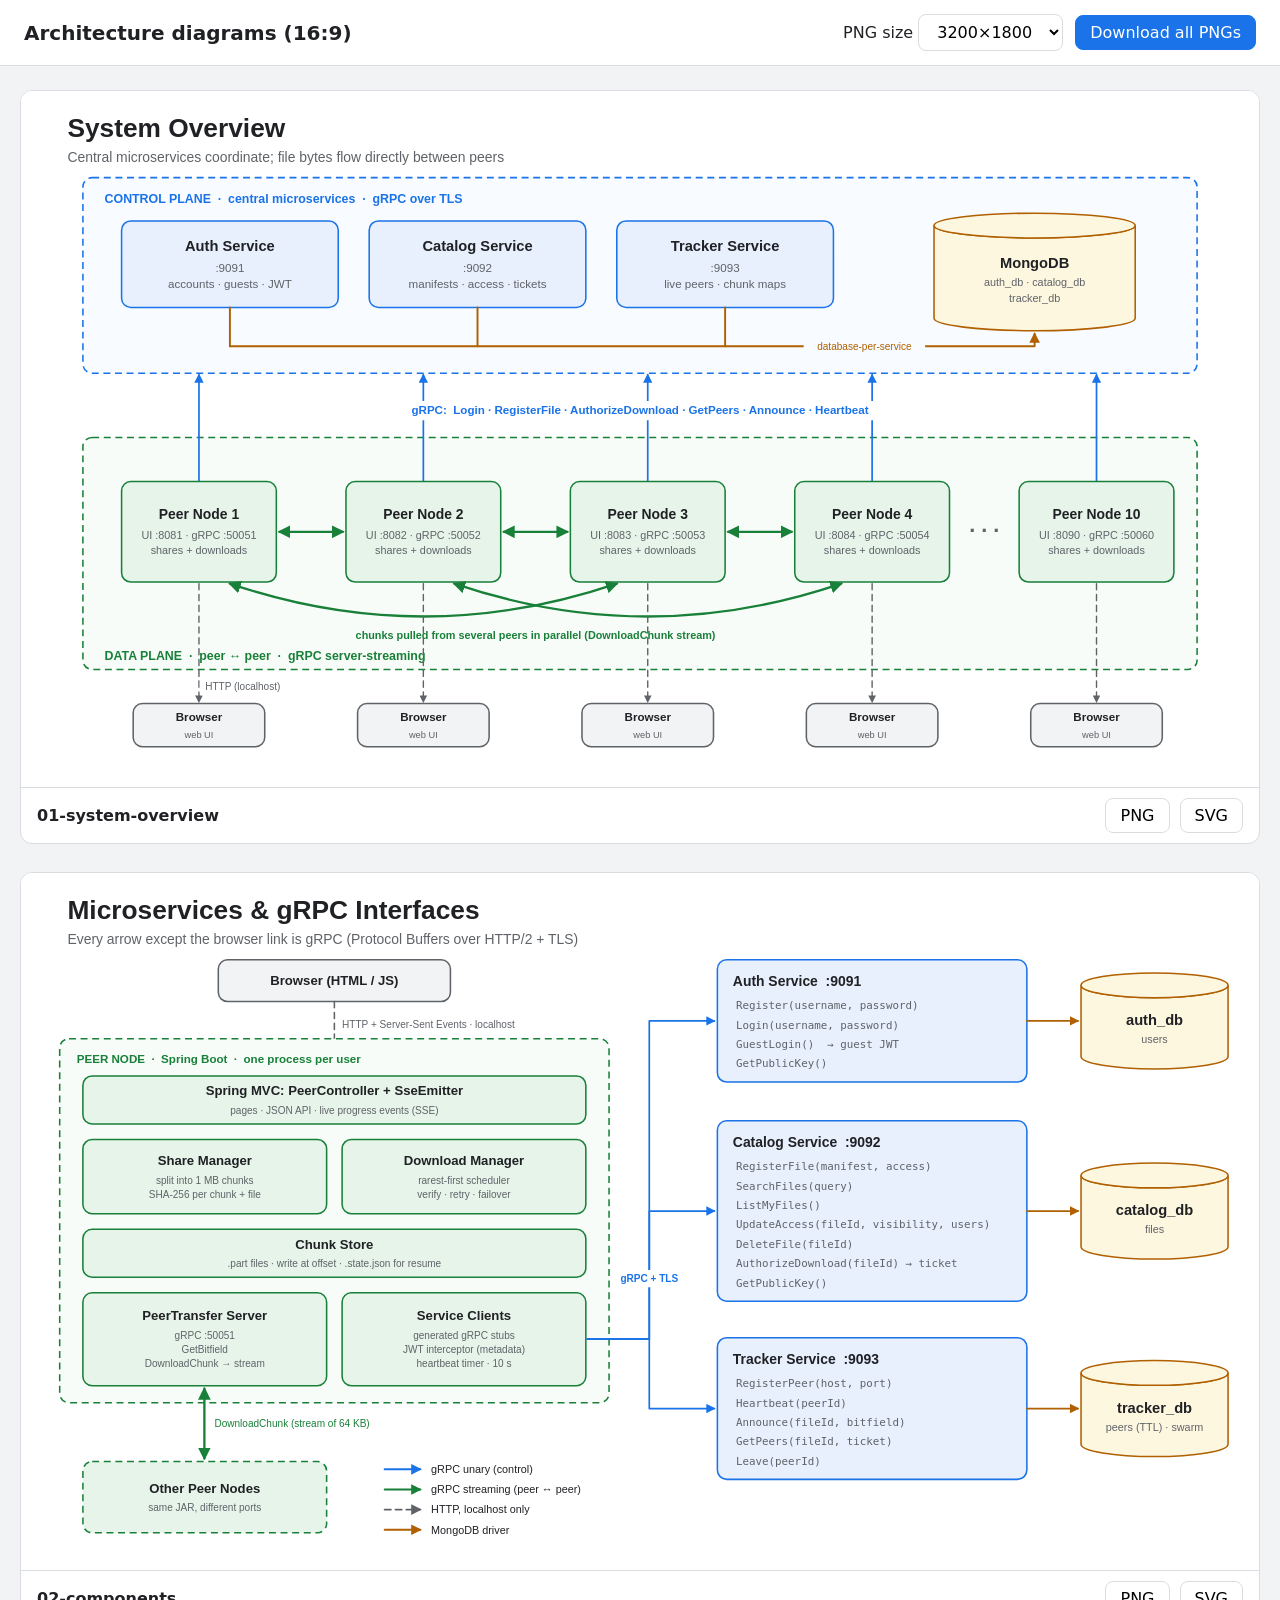
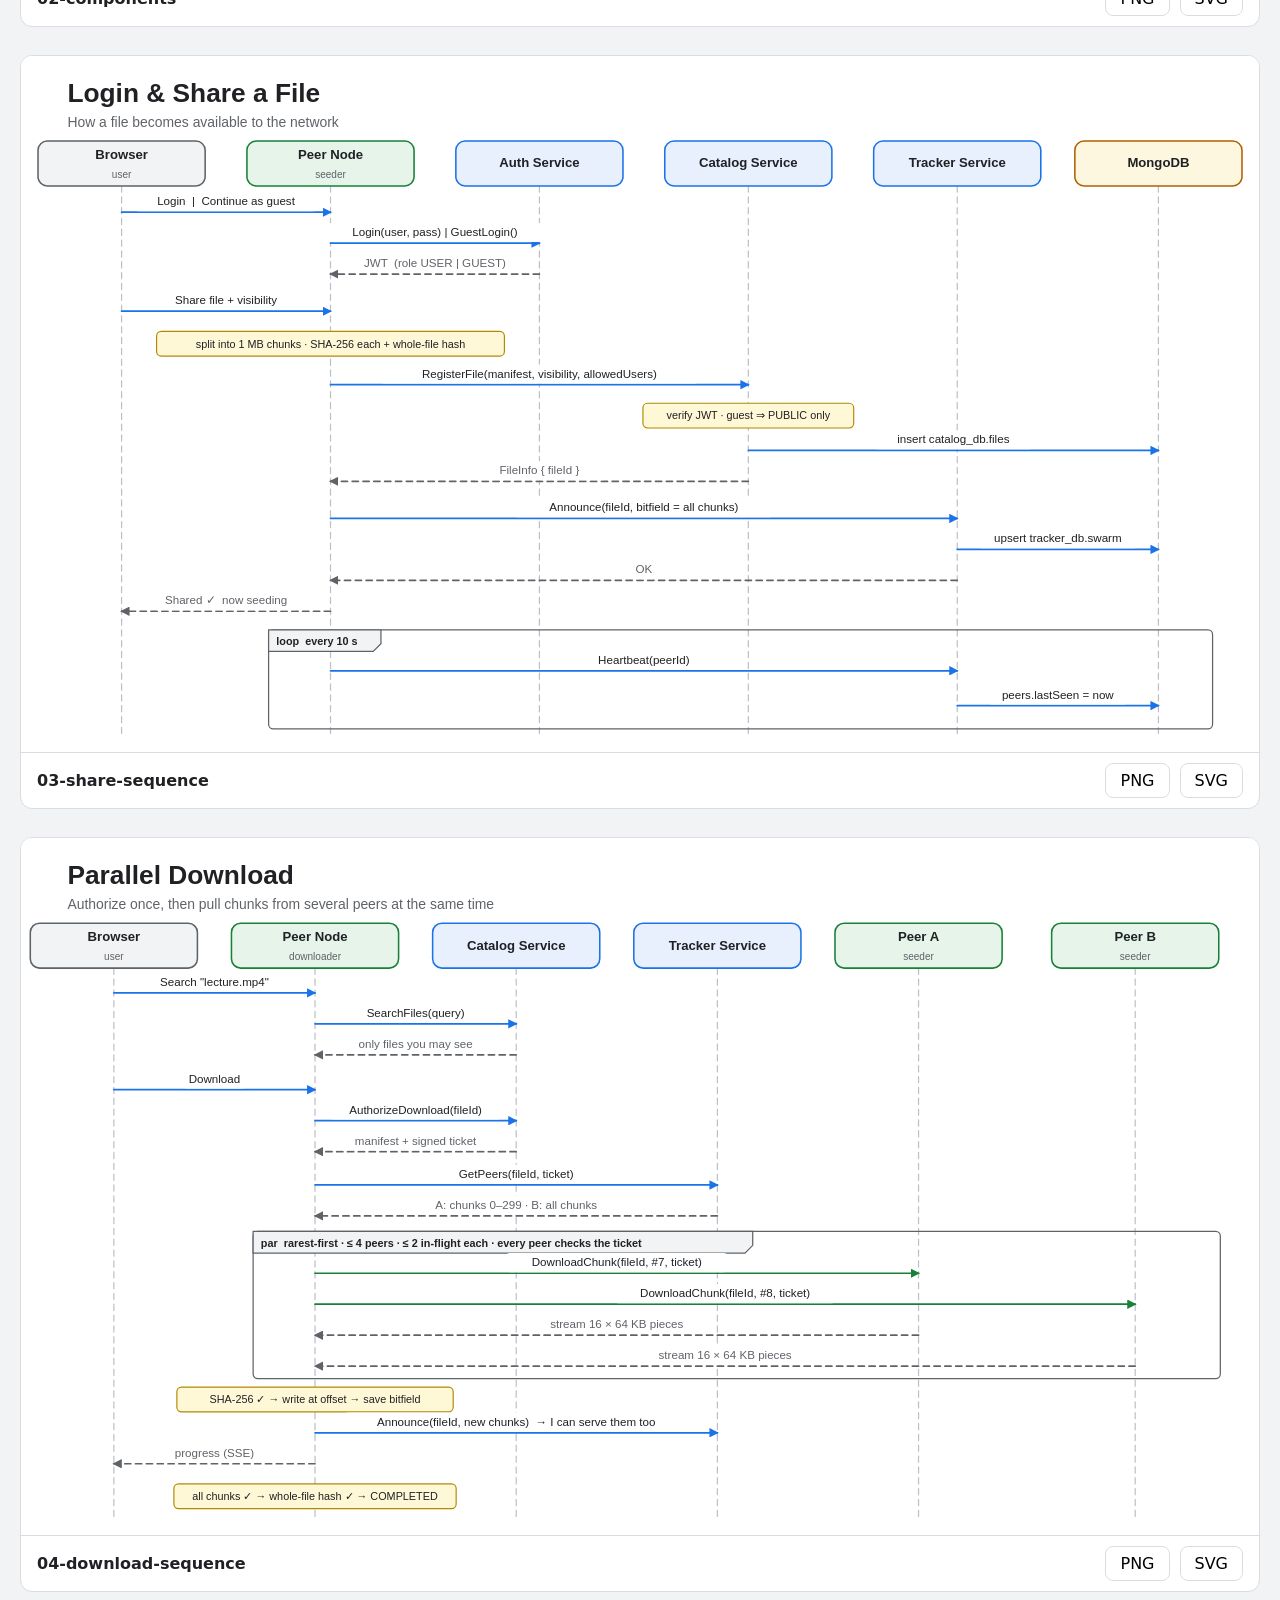
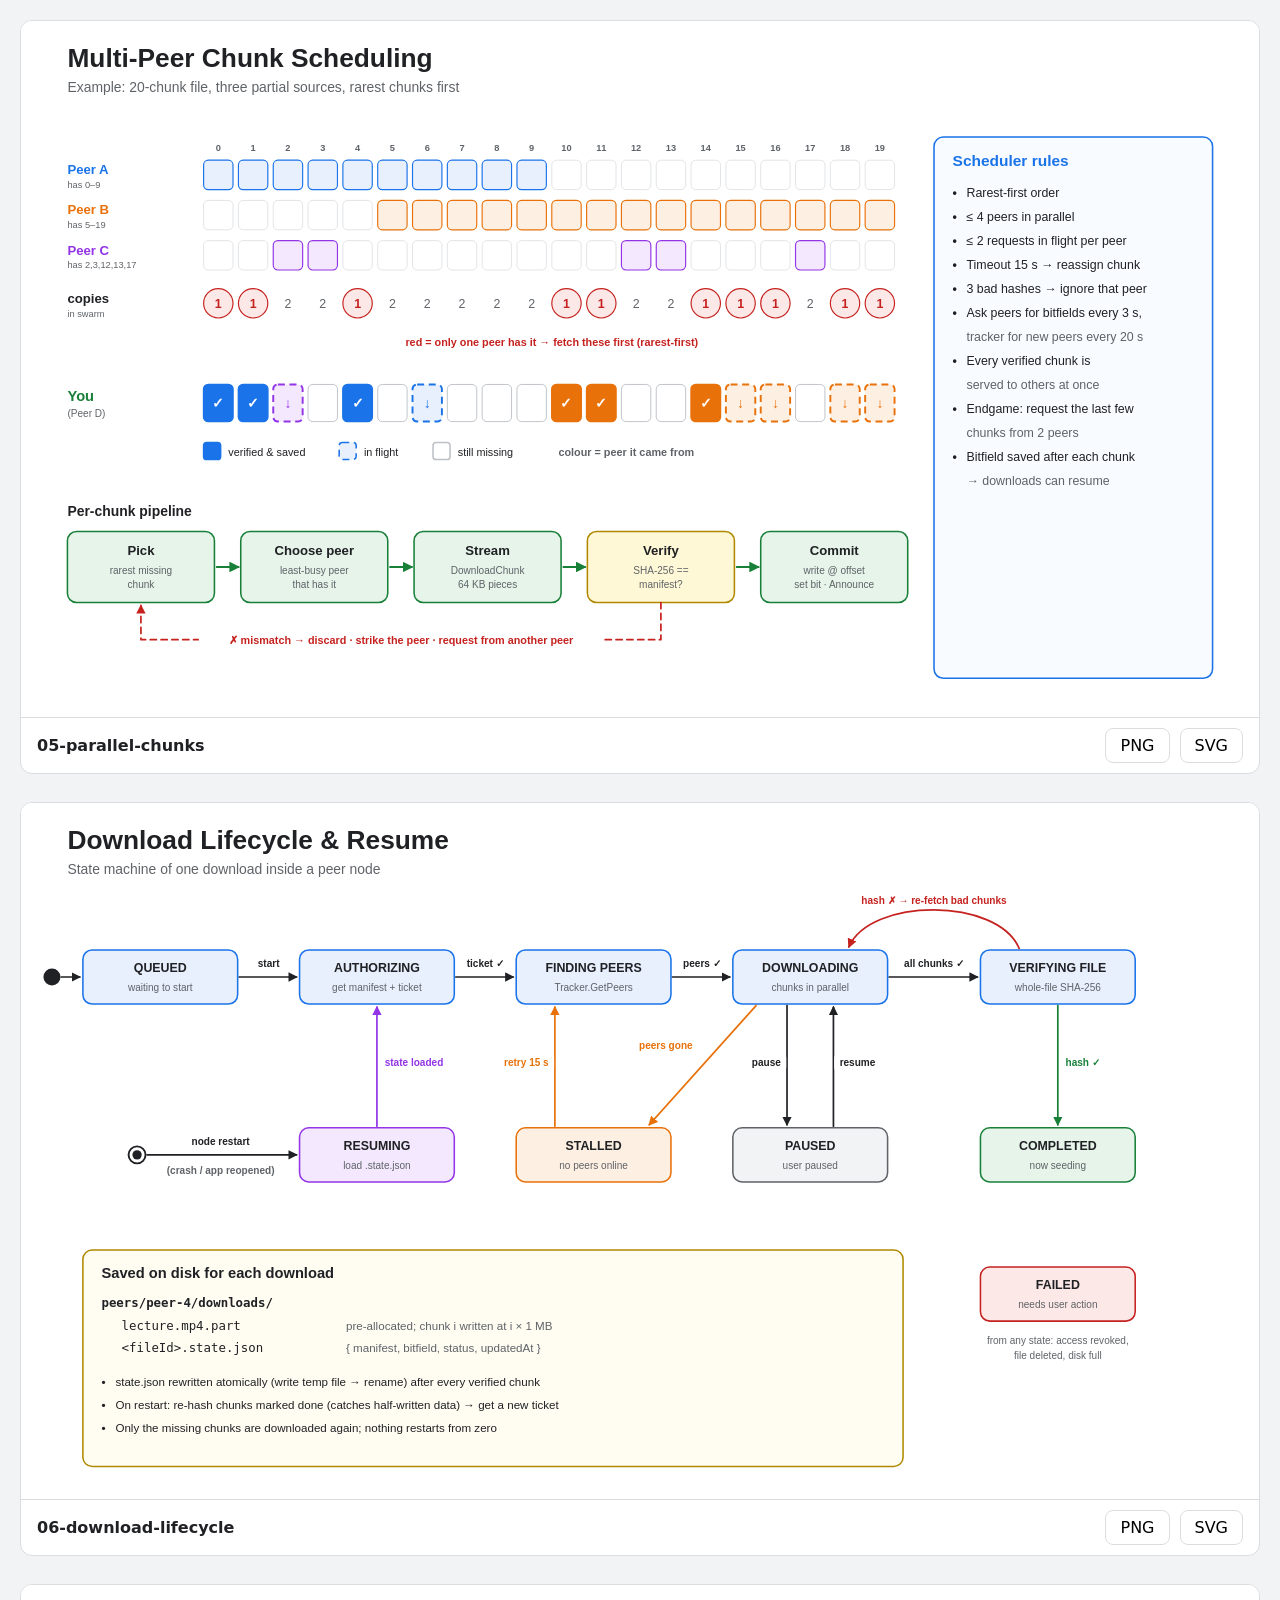
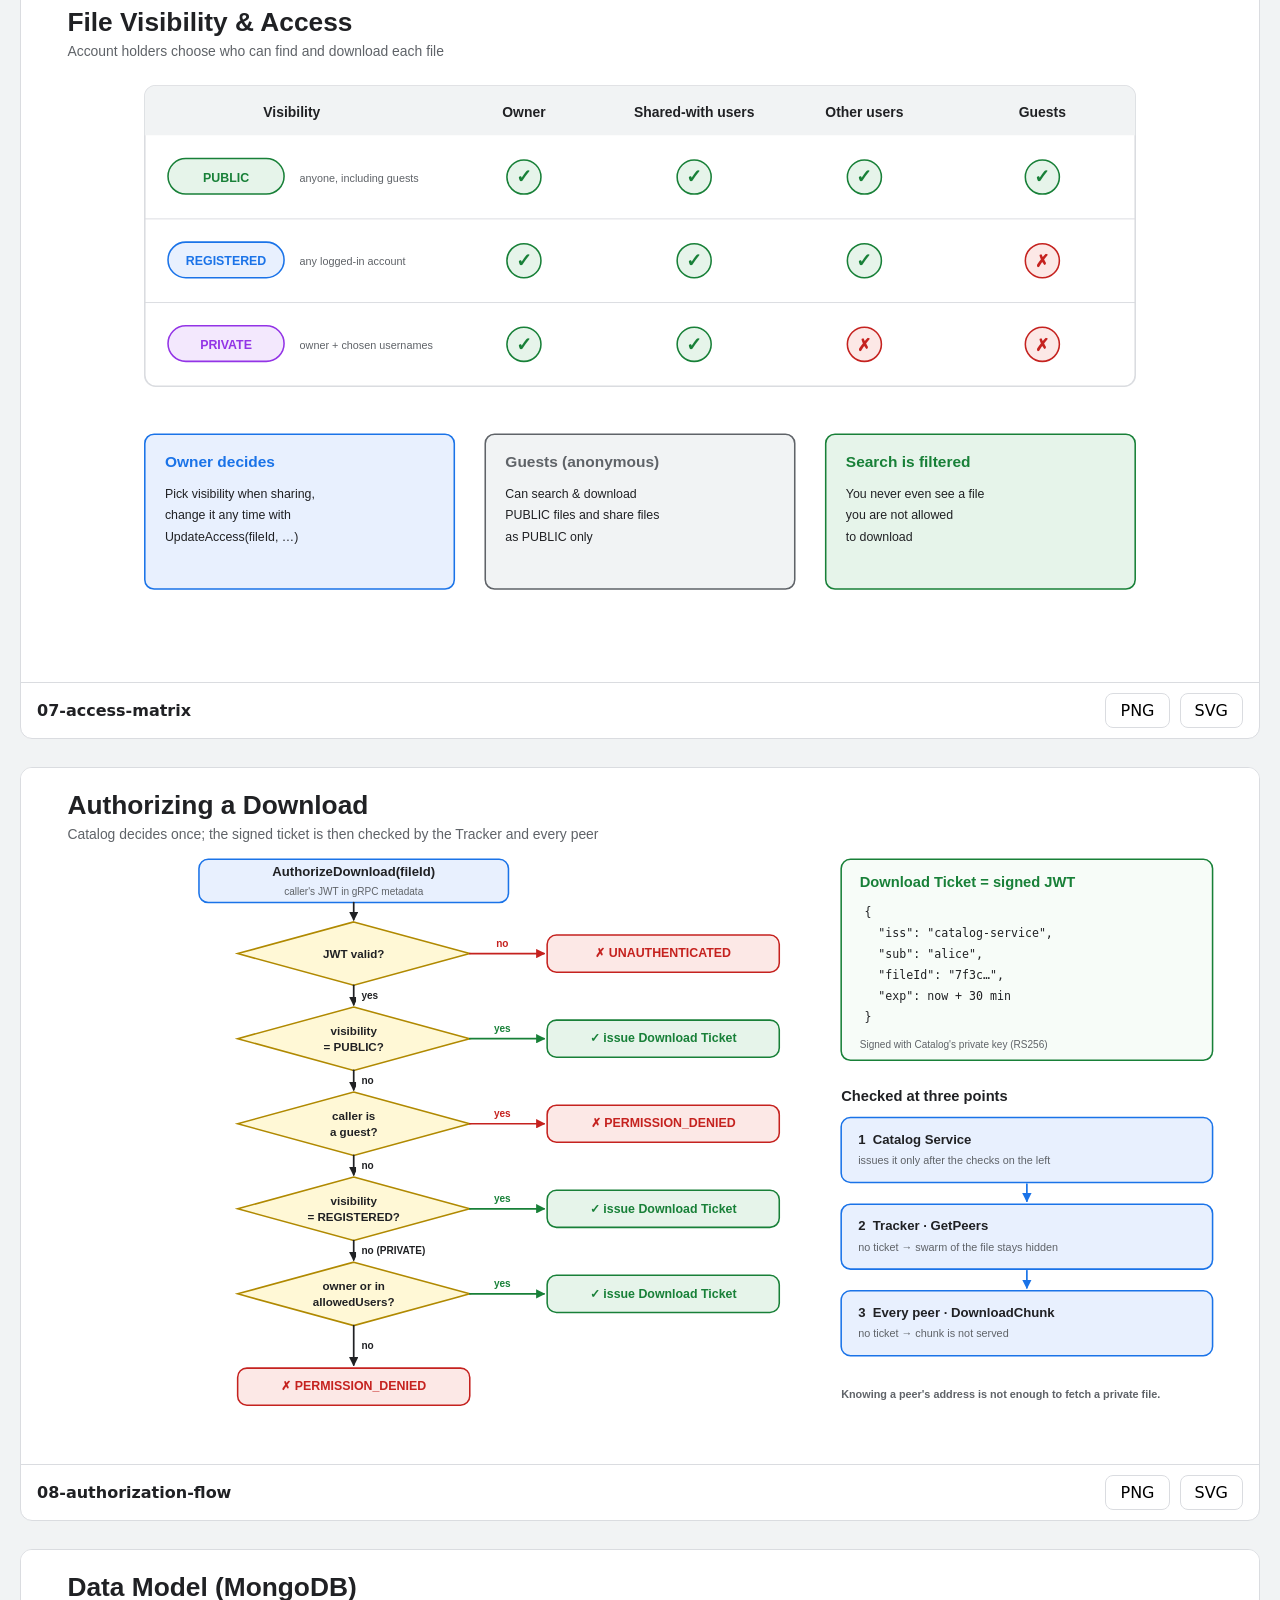
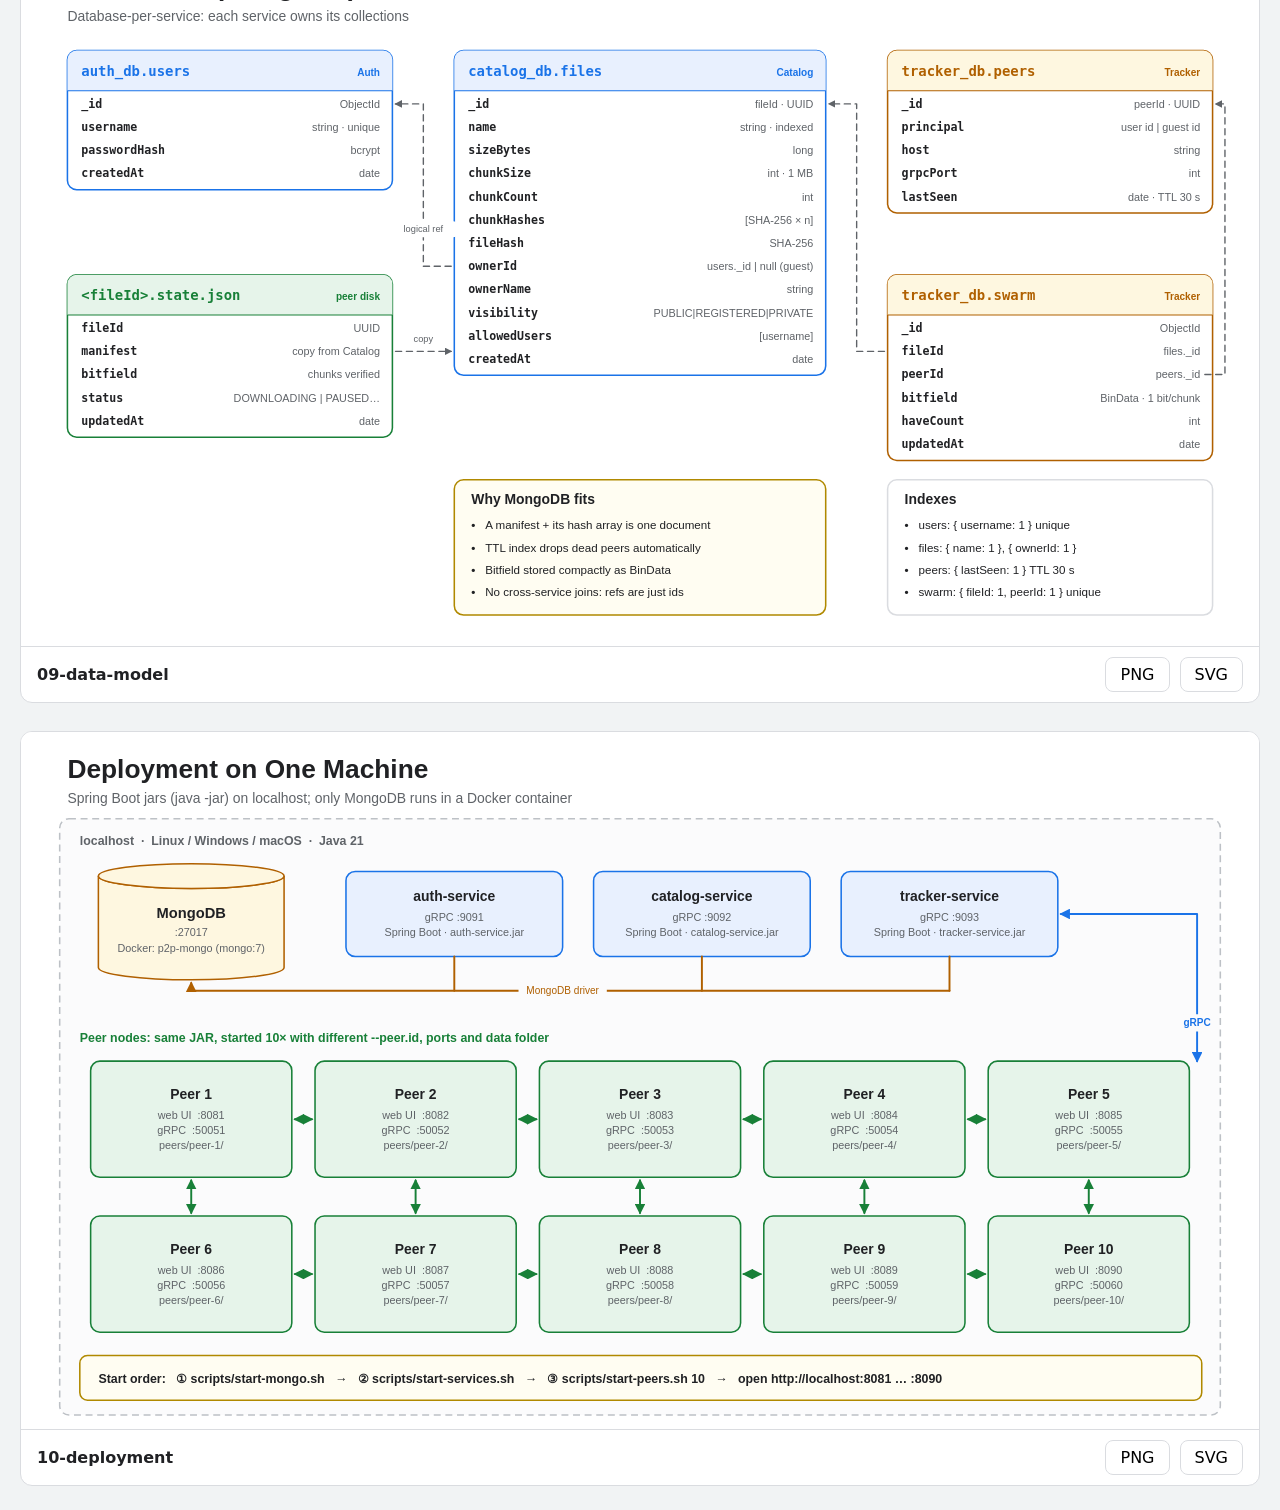
<file: docs/diagrams/export.html>
<!doctype html>
<html lang="en"><head><meta charset="utf-8">
<title>P2P Architecture Diagrams</title>
<meta name="viewport" content="width=device-width,initial-scale=1">
<style>
  body{font-family:system-ui,Segoe UI,Arial,sans-serif;margin:0;background:#F1F3F4;color:#202124}
  header{position:sticky;top:0;background:#fff;border-bottom:1px solid #DADCE0;padding:14px 24px;
         display:flex;gap:12px;align-items:center;flex-wrap:wrap;z-index:1}
  h1{font-size:20px;margin:0 auto 0 0}
  button,select{font:inherit;padding:7px 14px;border-radius:8px;border:1px solid #DADCE0;background:#fff;cursor:pointer}
  button.primary{background:#1A73E8;color:#fff;border-color:#1A73E8}
  main{max-width:1240px;margin:24px auto;padding:0 16px;display:grid;gap:28px}
  figure{margin:0;background:#fff;border:1px solid #DADCE0;border-radius:12px;overflow:hidden}
  figure img{width:100%;display:block}
  figcaption{display:flex;gap:10px;align-items:center;padding:10px 16px;border-top:1px solid #DADCE0}
  figcaption span{margin-right:auto;font-weight:600}
</style></head><body>
<header><h1>Architecture diagrams (16:9)</h1>
  <label>PNG size <select id="scale"><option value="1">1600×900</option><option value="2" selected>3200×1800</option>
  <option value="3">4800×2700</option></select></label>
  <button class="primary" onclick="downloadAll()">Download all PNGs</button></header>
<main id="list"></main>
<script>
const SVGS = {"01-system-overview": "<svg xmlns=\"http://www.w3.org/2000/svg\" width=\"1600\" height=\"900\" viewBox=\"0 0 1600 900\">\n<defs><marker id=\"ah188038\" viewBox=\"0 0 10 10\" refX=\"8.5\" refY=\"5\" markerWidth=\"5.5\" markerHeight=\"5.5\" orient=\"auto-start-reverse\"><path d=\"M0,0 L10,5 L0,10 z\" fill=\"#188038\"/><\/marker><marker id=\"ah1A73E8\" viewBox=\"0 0 10 10\" refX=\"8.5\" refY=\"5\" markerWidth=\"5.5\" markerHeight=\"5.5\" orient=\"auto-start-reverse\"><path d=\"M0,0 L10,5 L0,10 z\" fill=\"#1A73E8\"/><\/marker><marker id=\"ah5F6368\" viewBox=\"0 0 10 10\" refX=\"8.5\" refY=\"5\" markerWidth=\"5.5\" markerHeight=\"5.5\" orient=\"auto-start-reverse\"><path d=\"M0,0 L10,5 L0,10 z\" fill=\"#5F6368\"/><\/marker><marker id=\"ahB06000\" viewBox=\"0 0 10 10\" refX=\"8.5\" refY=\"5\" markerWidth=\"5.5\" markerHeight=\"5.5\" orient=\"auto-start-reverse\"><path d=\"M0,0 L10,5 L0,10 z\" fill=\"#B06000\"/><\/marker><\/defs>\n<rect width=\"1600\" height=\"900\" fill=\"#FFFFFF\"/>\n<text x=\"60.0\" y=\"60.0\" font-family=\"Segoe UI, Helvetica Neue, Arial, sans-serif\" font-size=\"34\" font-weight=\"700\" fill=\"#202124\" text-anchor=\"start\" xml:space=\"preserve\">System Overview<\/text>\n<text x=\"60.0\" y=\"92.0\" font-family=\"Segoe UI, Helvetica Neue, Arial, sans-serif\" font-size=\"18\" font-weight=\"400\" fill=\"#5F6368\" text-anchor=\"start\" xml:space=\"preserve\">Central microservices coordinate; file bytes flow directly between peers<\/text>\n<rect x=\"80\" y=\"112\" width=\"1440\" height=\"253\" rx=\"12\" fill=\"#F8FBFF\" stroke=\"#1A73E8\" stroke-width=\"2\" stroke-dasharray=\"9 6\"/>\n<text x=\"108.0\" y=\"145.0\" font-family=\"Segoe UI, Helvetica Neue, Arial, sans-serif\" font-size=\"16\" font-weight=\"700\" fill=\"#1A73E8\" text-anchor=\"start\" xml:space=\"preserve\">CONTROL PLANE  \u00b7  central microservices  \u00b7  gRPC over TLS<\/text>\n<rect x=\"130\" y=\"168\" width=\"280\" height=\"112\" rx=\"12\" fill=\"#E8F0FE\" stroke=\"#1A73E8\" stroke-width=\"2\"/>\n<text x=\"270.0\" y=\"206.7\" font-family=\"Segoe UI, Helvetica Neue, Arial, sans-serif\" font-size=\"19\" font-weight=\"700\" fill=\"#202124\" text-anchor=\"middle\" xml:space=\"preserve\">Auth Service<\/text>\n<text x=\"270.0\" y=\"233.7\" font-family=\"Segoe UI, Helvetica Neue, Arial, sans-serif\" font-size=\"15\" font-weight=\"400\" fill=\"#5F6368\" text-anchor=\"middle\" xml:space=\"preserve\">:9091<\/text>\n<text x=\"270.0\" y=\"254.7\" font-family=\"Segoe UI, Helvetica Neue, Arial, sans-serif\" font-size=\"15\" font-weight=\"400\" fill=\"#5F6368\" text-anchor=\"middle\" xml:space=\"preserve\">accounts \u00b7 guests \u00b7 JWT<\/text>\n<rect x=\"450\" y=\"168\" width=\"280\" height=\"112\" rx=\"12\" fill=\"#E8F0FE\" stroke=\"#1A73E8\" stroke-width=\"2\"/>\n<text x=\"590.0\" y=\"206.7\" font-family=\"Segoe UI, Helvetica Neue, Arial, sans-serif\" font-size=\"19\" font-weight=\"700\" fill=\"#202124\" text-anchor=\"middle\" xml:space=\"preserve\">Catalog Service<\/text>\n<text x=\"590.0\" y=\"233.7\" font-family=\"Segoe UI, Helvetica Neue, Arial, sans-serif\" font-size=\"15\" font-weight=\"400\" fill=\"#5F6368\" text-anchor=\"middle\" xml:space=\"preserve\">:9092<\/text>\n<text x=\"590.0\" y=\"254.7\" font-family=\"Segoe UI, Helvetica Neue, Arial, sans-serif\" font-size=\"15\" font-weight=\"400\" fill=\"#5F6368\" text-anchor=\"middle\" xml:space=\"preserve\">manifests \u00b7 access \u00b7 tickets<\/text>\n<rect x=\"770\" y=\"168\" width=\"280\" height=\"112\" rx=\"12\" fill=\"#E8F0FE\" stroke=\"#1A73E8\" stroke-width=\"2\"/>\n<text x=\"910.0\" y=\"206.7\" font-family=\"Segoe UI, Helvetica Neue, Arial, sans-serif\" font-size=\"19\" font-weight=\"700\" fill=\"#202124\" text-anchor=\"middle\" xml:space=\"preserve\">Tracker Service<\/text>\n<text x=\"910.0\" y=\"233.7\" font-family=\"Segoe UI, Helvetica Neue, Arial, sans-serif\" font-size=\"15\" font-weight=\"400\" fill=\"#5F6368\" text-anchor=\"middle\" xml:space=\"preserve\">:9093<\/text>\n<text x=\"910.0\" y=\"254.7\" font-family=\"Segoe UI, Helvetica Neue, Arial, sans-serif\" font-size=\"15\" font-weight=\"400\" fill=\"#5F6368\" text-anchor=\"middle\" xml:space=\"preserve\">live peers \u00b7 chunk maps<\/text>\n<path d=\"M1180,174 A130.0,16 0 0 0 1440,174 L1440,294 A130.0,16 0 0 1 1180,294 Z\" fill=\"#FEF7E0\" stroke=\"#B06000\" stroke-width=\"2\"/>\n<ellipse cx=\"1310.0\" cy=\"174\" rx=\"130.0\" ry=\"16\" fill=\"#FEF7E0\" stroke=\"#B06000\" stroke-width=\"2\"/>\n<text x=\"1310.0\" y=\"228.7\" font-family=\"Segoe UI, Helvetica Neue, Arial, sans-serif\" font-size=\"19\" font-weight=\"700\" fill=\"#202124\" text-anchor=\"middle\" xml:space=\"preserve\">MongoDB<\/text>\n<text x=\"1310.0\" y=\"252.0\" font-family=\"Segoe UI, Helvetica Neue, Arial, sans-serif\" font-size=\"14\" font-weight=\"400\" fill=\"#5F6368\" text-anchor=\"middle\" xml:space=\"preserve\">auth_db \u00b7 catalog_db<\/text>\n<text x=\"1310.0\" y=\"273.0\" font-family=\"Segoe UI, Helvetica Neue, Arial, sans-serif\" font-size=\"14\" font-weight=\"400\" fill=\"#5F6368\" text-anchor=\"middle\" xml:space=\"preserve\">tracker_db<\/text>\n<path d=\"M 270 280 L 270 330\" fill=\"none\" stroke=\"#B06000\" stroke-width=\"2.5\" stroke-linejoin=\"round\" stroke-linecap=\"round\"/>\n<path d=\"M 590 280 L 590 330\" fill=\"none\" stroke=\"#B06000\" stroke-width=\"2.5\" stroke-linejoin=\"round\" stroke-linecap=\"round\"/>\n<path d=\"M 910 280 L 910 330\" fill=\"none\" stroke=\"#B06000\" stroke-width=\"2.5\" stroke-linejoin=\"round\" stroke-linecap=\"round\"/>\n<path d=\"M 270 330 L 1310 330 L 1310 314\" fill=\"none\" stroke=\"#B06000\" stroke-width=\"2.5\" stroke-linejoin=\"round\" stroke-linecap=\"round\" marker-end=\"url(#ahB06000)\"/>\n<rect x=\"1011.5\" y=\"319.6\" width=\"157.0\" height=\"22.2\" rx=\"5\" fill=\"#F8FBFF\"/>\n<text x=\"1090.0\" y=\"335.0\" font-family=\"Segoe UI, Helvetica Neue, Arial, sans-serif\" font-size=\"13\" font-weight=\"400\" fill=\"#B06000\" text-anchor=\"middle\" xml:space=\"preserve\">database-per-service<\/text>\n<rect x=\"80\" y=\"448\" width=\"1440\" height=\"300\" rx=\"12\" fill=\"#F7FCF8\" stroke=\"#188038\" stroke-width=\"2\" stroke-dasharray=\"9 6\"/>\n<path d=\"M 230 505 L 230 367\" fill=\"none\" stroke=\"#1A73E8\" stroke-width=\"2.2\" stroke-linejoin=\"round\" stroke-linecap=\"round\" marker-end=\"url(#ah1A73E8)\"/>\n<rect x=\"130\" y=\"505\" width=\"200\" height=\"130\" rx=\"12\" fill=\"#E6F4EA\" stroke=\"#188038\" stroke-width=\"2\"/>\n<text x=\"230.0\" y=\"553.8\" font-family=\"Segoe UI, Helvetica Neue, Arial, sans-serif\" font-size=\"18\" font-weight=\"700\" fill=\"#202124\" text-anchor=\"middle\" xml:space=\"preserve\">Peer Node 1<\/text>\n<text x=\"230.0\" y=\"579.4\" font-family=\"Segoe UI, Helvetica Neue, Arial, sans-serif\" font-size=\"14\" font-weight=\"400\" fill=\"#5F6368\" text-anchor=\"middle\" xml:space=\"preserve\">UI :8081 \u00b7 gRPC :50051<\/text>\n<text x=\"230.0\" y=\"599.0\" font-family=\"Segoe UI, Helvetica Neue, Arial, sans-serif\" font-size=\"14\" font-weight=\"400\" fill=\"#5F6368\" text-anchor=\"middle\" xml:space=\"preserve\">shares + downloads<\/text>\n<path d=\"M 520 505 L 520 367\" fill=\"none\" stroke=\"#1A73E8\" stroke-width=\"2.2\" stroke-linejoin=\"round\" stroke-linecap=\"round\" marker-end=\"url(#ah1A73E8)\"/>\n<rect x=\"420\" y=\"505\" width=\"200\" height=\"130\" rx=\"12\" fill=\"#E6F4EA\" stroke=\"#188038\" stroke-width=\"2\"/>\n<text x=\"520.0\" y=\"553.8\" font-family=\"Segoe UI, Helvetica Neue, Arial, sans-serif\" font-size=\"18\" font-weight=\"700\" fill=\"#202124\" text-anchor=\"middle\" xml:space=\"preserve\">Peer Node 2<\/text>\n<text x=\"520.0\" y=\"579.4\" font-family=\"Segoe UI, Helvetica Neue, Arial, sans-serif\" font-size=\"14\" font-weight=\"400\" fill=\"#5F6368\" text-anchor=\"middle\" xml:space=\"preserve\">UI :8082 \u00b7 gRPC :50052<\/text>\n<text x=\"520.0\" y=\"599.0\" font-family=\"Segoe UI, Helvetica Neue, Arial, sans-serif\" font-size=\"14\" font-weight=\"400\" fill=\"#5F6368\" text-anchor=\"middle\" xml:space=\"preserve\">shares + downloads<\/text>\n<path d=\"M 810 505 L 810 367\" fill=\"none\" stroke=\"#1A73E8\" stroke-width=\"2.2\" stroke-linejoin=\"round\" stroke-linecap=\"round\" marker-end=\"url(#ah1A73E8)\"/>\n<rect x=\"710\" y=\"505\" width=\"200\" height=\"130\" rx=\"12\" fill=\"#E6F4EA\" stroke=\"#188038\" stroke-width=\"2\"/>\n<text x=\"810.0\" y=\"553.8\" font-family=\"Segoe UI, Helvetica Neue, Arial, sans-serif\" font-size=\"18\" font-weight=\"700\" fill=\"#202124\" text-anchor=\"middle\" xml:space=\"preserve\">Peer Node 3<\/text>\n<text x=\"810.0\" y=\"579.4\" font-family=\"Segoe UI, Helvetica Neue, Arial, sans-serif\" font-size=\"14\" font-weight=\"400\" fill=\"#5F6368\" text-anchor=\"middle\" xml:space=\"preserve\">UI :8083 \u00b7 gRPC :50053<\/text>\n<text x=\"810.0\" y=\"599.0\" font-family=\"Segoe UI, Helvetica Neue, Arial, sans-serif\" font-size=\"14\" font-weight=\"400\" fill=\"#5F6368\" text-anchor=\"middle\" xml:space=\"preserve\">shares + downloads<\/text>\n<path d=\"M 1100 505 L 1100 367\" fill=\"none\" stroke=\"#1A73E8\" stroke-width=\"2.2\" stroke-linejoin=\"round\" stroke-linecap=\"round\" marker-end=\"url(#ah1A73E8)\"/>\n<rect x=\"1000\" y=\"505\" width=\"200\" height=\"130\" rx=\"12\" fill=\"#E6F4EA\" stroke=\"#188038\" stroke-width=\"2\"/>\n<text x=\"1100.0\" y=\"553.8\" font-family=\"Segoe UI, Helvetica Neue, Arial, sans-serif\" font-size=\"18\" font-weight=\"700\" fill=\"#202124\" text-anchor=\"middle\" xml:space=\"preserve\">Peer Node 4<\/text>\n<text x=\"1100.0\" y=\"579.4\" font-family=\"Segoe UI, Helvetica Neue, Arial, sans-serif\" font-size=\"14\" font-weight=\"400\" fill=\"#5F6368\" text-anchor=\"middle\" xml:space=\"preserve\">UI :8084 \u00b7 gRPC :50054<\/text>\n<text x=\"1100.0\" y=\"599.0\" font-family=\"Segoe UI, Helvetica Neue, Arial, sans-serif\" font-size=\"14\" font-weight=\"400\" fill=\"#5F6368\" text-anchor=\"middle\" xml:space=\"preserve\">shares + downloads<\/text>\n<path d=\"M 1390 505 L 1390 367\" fill=\"none\" stroke=\"#1A73E8\" stroke-width=\"2.2\" stroke-linejoin=\"round\" stroke-linecap=\"round\" marker-end=\"url(#ah1A73E8)\"/>\n<rect x=\"1290\" y=\"505\" width=\"200\" height=\"130\" rx=\"12\" fill=\"#E6F4EA\" stroke=\"#188038\" stroke-width=\"2\"/>\n<text x=\"1390.0\" y=\"553.8\" font-family=\"Segoe UI, Helvetica Neue, Arial, sans-serif\" font-size=\"18\" font-weight=\"700\" fill=\"#202124\" text-anchor=\"middle\" xml:space=\"preserve\">Peer Node 10<\/text>\n<text x=\"1390.0\" y=\"579.4\" font-family=\"Segoe UI, Helvetica Neue, Arial, sans-serif\" font-size=\"14\" font-weight=\"400\" fill=\"#5F6368\" text-anchor=\"middle\" xml:space=\"preserve\">UI :8090 \u00b7 gRPC :50060<\/text>\n<text x=\"1390.0\" y=\"599.0\" font-family=\"Segoe UI, Helvetica Neue, Arial, sans-serif\" font-size=\"14\" font-weight=\"400\" fill=\"#5F6368\" text-anchor=\"middle\" xml:space=\"preserve\">shares + downloads<\/text>\n<rect x=\"458.9\" y=\"400.8\" width=\"682.2\" height=\"24.8\" rx=\"5\" fill=\"#FFFFFF\"/>\n<text x=\"800.0\" y=\"418.0\" font-family=\"Segoe UI, Helvetica Neue, Arial, sans-serif\" font-size=\"15\" font-weight=\"600\" fill=\"#1A73E8\" text-anchor=\"middle\" xml:space=\"preserve\">gRPC:  Login \u00b7 RegisterFile \u00b7 AuthorizeDownload \u00b7 GetPeers \u00b7 Announce \u00b7 Heartbeat<\/text>\n<path d=\"M 334 570 L 416 570\" fill=\"none\" stroke=\"#188038\" stroke-width=\"3\" stroke-linejoin=\"round\" stroke-linecap=\"round\" marker-end=\"url(#ah188038)\" marker-start=\"url(#ah188038)\"/>\n<path d=\"M 624 570 L 706 570\" fill=\"none\" stroke=\"#188038\" stroke-width=\"3\" stroke-linejoin=\"round\" stroke-linecap=\"round\" marker-end=\"url(#ah188038)\" marker-start=\"url(#ah188038)\"/>\n<path d=\"M 914 570 L 996 570\" fill=\"none\" stroke=\"#188038\" stroke-width=\"3\" stroke-linejoin=\"round\" stroke-linecap=\"round\" marker-end=\"url(#ah188038)\" marker-start=\"url(#ah188038)\"/>\n<text x=\"1245.0\" y=\"578.0\" font-family=\"Segoe UI, Helvetica Neue, Arial, sans-serif\" font-size=\"28\" font-weight=\"700\" fill=\"#5F6368\" text-anchor=\"middle\" xml:space=\"preserve\">\u00b7 \u00b7 \u00b7<\/text>\n<path d=\"M 270 637 Q 520 722 770 637\" fill=\"none\" stroke=\"#188038\" stroke-width=\"3\" stroke-linejoin=\"round\" stroke-linecap=\"round\" marker-end=\"url(#ah188038)\" marker-start=\"url(#ah188038)\"/>\n<path d=\"M 560 637 Q 810 722 1060 637\" fill=\"none\" stroke=\"#188038\" stroke-width=\"3\" stroke-linejoin=\"round\" stroke-linecap=\"round\" marker-end=\"url(#ah188038)\" marker-start=\"url(#ah188038)\"/>\n<rect x=\"400.0\" y=\"691.7\" width=\"529.9\" height=\"23.5\" rx=\"5\" fill=\"#F7FCF8\"/>\n<text x=\"665.0\" y=\"708.0\" font-family=\"Segoe UI, Helvetica Neue, Arial, sans-serif\" font-size=\"14\" font-weight=\"600\" fill=\"#188038\" text-anchor=\"middle\" xml:space=\"preserve\">chunks pulled from several peers in parallel (DownloadChunk stream)<\/text>\n<text x=\"108.0\" y=\"736.0\" font-family=\"Segoe UI, Helvetica Neue, Arial, sans-serif\" font-size=\"16\" font-weight=\"700\" fill=\"#188038\" text-anchor=\"start\" xml:space=\"preserve\">DATA PLANE  \u00b7  peer \u2194 peer  \u00b7  gRPC server-streaming<\/text>\n<path d=\"M 230 637 L 230 790\" fill=\"none\" stroke=\"#5F6368\" stroke-width=\"1.8\" stroke-linejoin=\"round\" stroke-linecap=\"round\" stroke-dasharray=\"8 6\" marker-end=\"url(#ah5F6368)\"/>\n<rect x=\"145\" y=\"792\" width=\"170\" height=\"56\" rx=\"12\" fill=\"#F1F3F4\" stroke=\"#5F6368\" stroke-width=\"2\"/>\n<text x=\"230.0\" y=\"814.1\" font-family=\"Segoe UI, Helvetica Neue, Arial, sans-serif\" font-size=\"15\" font-weight=\"700\" fill=\"#202124\" text-anchor=\"middle\" xml:space=\"preserve\">Browser<\/text>\n<text x=\"230.0\" y=\"836.9\" font-family=\"Segoe UI, Helvetica Neue, Arial, sans-serif\" font-size=\"12\" font-weight=\"400\" fill=\"#5F6368\" text-anchor=\"middle\" xml:space=\"preserve\">web UI<\/text>\n<path d=\"M 520 637 L 520 790\" fill=\"none\" stroke=\"#5F6368\" stroke-width=\"1.8\" stroke-linejoin=\"round\" stroke-linecap=\"round\" stroke-dasharray=\"8 6\" marker-end=\"url(#ah5F6368)\"/>\n<rect x=\"435\" y=\"792\" width=\"170\" height=\"56\" rx=\"12\" fill=\"#F1F3F4\" stroke=\"#5F6368\" stroke-width=\"2\"/>\n<text x=\"520.0\" y=\"814.1\" font-family=\"Segoe UI, Helvetica Neue, Arial, sans-serif\" font-size=\"15\" font-weight=\"700\" fill=\"#202124\" text-anchor=\"middle\" xml:space=\"preserve\">Browser<\/text>\n<text x=\"520.0\" y=\"836.9\" font-family=\"Segoe UI, Helvetica Neue, Arial, sans-serif\" font-size=\"12\" font-weight=\"400\" fill=\"#5F6368\" text-anchor=\"middle\" xml:space=\"preserve\">web UI<\/text>\n<path d=\"M 810 637 L 810 790\" fill=\"none\" stroke=\"#5F6368\" stroke-width=\"1.8\" stroke-linejoin=\"round\" stroke-linecap=\"round\" stroke-dasharray=\"8 6\" marker-end=\"url(#ah5F6368)\"/>\n<rect x=\"725\" y=\"792\" width=\"170\" height=\"56\" rx=\"12\" fill=\"#F1F3F4\" stroke=\"#5F6368\" stroke-width=\"2\"/>\n<text x=\"810.0\" y=\"814.1\" font-family=\"Segoe UI, Helvetica Neue, Arial, sans-serif\" font-size=\"15\" font-weight=\"700\" fill=\"#202124\" text-anchor=\"middle\" xml:space=\"preserve\">Browser<\/text>\n<text x=\"810.0\" y=\"836.9\" font-family=\"Segoe UI, Helvetica Neue, Arial, sans-serif\" font-size=\"12\" font-weight=\"400\" fill=\"#5F6368\" text-anchor=\"middle\" xml:space=\"preserve\">web UI<\/text>\n<path d=\"M 1100 637 L 1100 790\" fill=\"none\" stroke=\"#5F6368\" stroke-width=\"1.8\" stroke-linejoin=\"round\" stroke-linecap=\"round\" stroke-dasharray=\"8 6\" marker-end=\"url(#ah5F6368)\"/>\n<rect x=\"1015\" y=\"792\" width=\"170\" height=\"56\" rx=\"12\" fill=\"#F1F3F4\" stroke=\"#5F6368\" stroke-width=\"2\"/>\n<text x=\"1100.0\" y=\"814.1\" font-family=\"Segoe UI, Helvetica Neue, Arial, sans-serif\" font-size=\"15\" font-weight=\"700\" fill=\"#202124\" text-anchor=\"middle\" xml:space=\"preserve\">Browser<\/text>\n<text x=\"1100.0\" y=\"836.9\" font-family=\"Segoe UI, Helvetica Neue, Arial, sans-serif\" font-size=\"12\" font-weight=\"400\" fill=\"#5F6368\" text-anchor=\"middle\" xml:space=\"preserve\">web UI<\/text>\n<path d=\"M 1390 637 L 1390 790\" fill=\"none\" stroke=\"#5F6368\" stroke-width=\"1.8\" stroke-linejoin=\"round\" stroke-linecap=\"round\" stroke-dasharray=\"8 6\" marker-end=\"url(#ah5F6368)\"/>\n<rect x=\"1305\" y=\"792\" width=\"170\" height=\"56\" rx=\"12\" fill=\"#F1F3F4\" stroke=\"#5F6368\" stroke-width=\"2\"/>\n<text x=\"1390.0\" y=\"814.1\" font-family=\"Segoe UI, Helvetica Neue, Arial, sans-serif\" font-size=\"15\" font-weight=\"700\" fill=\"#202124\" text-anchor=\"middle\" xml:space=\"preserve\">Browser<\/text>\n<text x=\"1390.0\" y=\"836.9\" font-family=\"Segoe UI, Helvetica Neue, Arial, sans-serif\" font-size=\"12\" font-weight=\"400\" fill=\"#5F6368\" text-anchor=\"middle\" xml:space=\"preserve\">web UI<\/text>\n<rect x=\"231.0\" y=\"759.6\" width=\"128.4\" height=\"22.2\" rx=\"5\" fill=\"#FFFFFF\"/>\n<text x=\"238.0\" y=\"775.0\" font-family=\"Segoe UI, Helvetica Neue, Arial, sans-serif\" font-size=\"13\" font-weight=\"400\" fill=\"#5F6368\" text-anchor=\"start\" xml:space=\"preserve\">HTTP (localhost)<\/text>\n<\/svg>", "02-components": "<svg xmlns=\"http://www.w3.org/2000/svg\" width=\"1600\" height=\"900\" viewBox=\"0 0 1600 900\">\n<defs><marker id=\"ah188038\" viewBox=\"0 0 10 10\" refX=\"8.5\" refY=\"5\" markerWidth=\"5.5\" markerHeight=\"5.5\" orient=\"auto-start-reverse\"><path d=\"M0,0 L10,5 L0,10 z\" fill=\"#188038\"/><\/marker><marker id=\"ah1A73E8\" viewBox=\"0 0 10 10\" refX=\"8.5\" refY=\"5\" markerWidth=\"5.5\" markerHeight=\"5.5\" orient=\"auto-start-reverse\"><path d=\"M0,0 L10,5 L0,10 z\" fill=\"#1A73E8\"/><\/marker><marker id=\"ah5F6368\" viewBox=\"0 0 10 10\" refX=\"8.5\" refY=\"5\" markerWidth=\"5.5\" markerHeight=\"5.5\" orient=\"auto-start-reverse\"><path d=\"M0,0 L10,5 L0,10 z\" fill=\"#5F6368\"/><\/marker><marker id=\"ahB06000\" viewBox=\"0 0 10 10\" refX=\"8.5\" refY=\"5\" markerWidth=\"5.5\" markerHeight=\"5.5\" orient=\"auto-start-reverse\"><path d=\"M0,0 L10,5 L0,10 z\" fill=\"#B06000\"/><\/marker><\/defs>\n<rect width=\"1600\" height=\"900\" fill=\"#FFFFFF\"/>\n<text x=\"60.0\" y=\"60.0\" font-family=\"Segoe UI, Helvetica Neue, Arial, sans-serif\" font-size=\"34\" font-weight=\"700\" fill=\"#202124\" text-anchor=\"start\" xml:space=\"preserve\">Microservices &amp; gRPC Interfaces<\/text>\n<text x=\"60.0\" y=\"92.0\" font-family=\"Segoe UI, Helvetica Neue, Arial, sans-serif\" font-size=\"18\" font-weight=\"400\" fill=\"#5F6368\" text-anchor=\"start\" xml:space=\"preserve\">Every arrow except the browser link is gRPC (Protocol Buffers over HTTP/2 + TLS)<\/text>\n<rect x=\"255\" y=\"112\" width=\"300\" height=\"54\" rx=\"12\" fill=\"#F1F3F4\" stroke=\"#5F6368\" stroke-width=\"2\"/>\n<text x=\"405.0\" y=\"144.1\" font-family=\"Segoe UI, Helvetica Neue, Arial, sans-serif\" font-size=\"17\" font-weight=\"700\" fill=\"#202124\" text-anchor=\"middle\" xml:space=\"preserve\">Browser (HTML / JS)<\/text>\n<path d=\"M 405 166 L 405 226\" fill=\"none\" stroke=\"#5F6368\" stroke-width=\"2\" stroke-linejoin=\"round\" stroke-linecap=\"round\" stroke-dasharray=\"8 6\" marker-end=\"url(#ah5F6368)\"/>\n<rect x=\"408.0\" y=\"184.7\" width=\"278.6\" height=\"22.2\" rx=\"5\" fill=\"#FFFFFF\"/>\n<text x=\"415.0\" y=\"200.0\" font-family=\"Segoe UI, Helvetica Neue, Arial, sans-serif\" font-size=\"13\" font-weight=\"400\" fill=\"#5F6368\" text-anchor=\"start\" xml:space=\"preserve\">HTTP + Server-Sent Events \u00b7 localhost<\/text>\n<rect x=\"50\" y=\"214\" width=\"710\" height=\"470\" rx=\"12\" fill=\"#F7FCF8\" stroke=\"#188038\" stroke-width=\"2\" stroke-dasharray=\"9 6\"/>\n<text x=\"72.0\" y=\"246.0\" font-family=\"Segoe UI, Helvetica Neue, Arial, sans-serif\" font-size=\"15\" font-weight=\"700\" fill=\"#188038\" text-anchor=\"start\" xml:space=\"preserve\">PEER NODE  \u00b7  Spring Boot  \u00b7  one process per user<\/text>\n<rect x=\"80\" y=\"262\" width=\"650\" height=\"62\" rx=\"12\" fill=\"#E6F4EA\" stroke=\"#188038\" stroke-width=\"2\"/>\n<text x=\"405.0\" y=\"287.0\" font-family=\"Segoe UI, Helvetica Neue, Arial, sans-serif\" font-size=\"17\" font-weight=\"700\" fill=\"#202124\" text-anchor=\"middle\" xml:space=\"preserve\">Spring MVC: PeerController + SseEmitter<\/text>\n<text x=\"405.0\" y=\"311.2\" font-family=\"Segoe UI, Helvetica Neue, Arial, sans-serif\" font-size=\"13\" font-weight=\"400\" fill=\"#5F6368\" text-anchor=\"middle\" xml:space=\"preserve\">pages \u00b7 JSON API \u00b7 live progress events (SSE)<\/text>\n<rect x=\"80\" y=\"344\" width=\"315\" height=\"96\" rx=\"12\" fill=\"#E6F4EA\" stroke=\"#188038\" stroke-width=\"2\"/>\n<text x=\"237.5\" y=\"376.9\" font-family=\"Segoe UI, Helvetica Neue, Arial, sans-serif\" font-size=\"17\" font-weight=\"700\" fill=\"#202124\" text-anchor=\"middle\" xml:space=\"preserve\">Share Manager<\/text>\n<text x=\"237.5\" y=\"401.1\" font-family=\"Segoe UI, Helvetica Neue, Arial, sans-serif\" font-size=\"13\" font-weight=\"400\" fill=\"#5F6368\" text-anchor=\"middle\" xml:space=\"preserve\">split into 1 MB chunks<\/text>\n<text x=\"237.5\" y=\"419.3\" font-family=\"Segoe UI, Helvetica Neue, Arial, sans-serif\" font-size=\"13\" font-weight=\"400\" fill=\"#5F6368\" text-anchor=\"middle\" xml:space=\"preserve\">SHA-256 per chunk + file<\/text>\n<rect x=\"415\" y=\"344\" width=\"315\" height=\"96\" rx=\"12\" fill=\"#E6F4EA\" stroke=\"#188038\" stroke-width=\"2\"/>\n<text x=\"572.5\" y=\"376.9\" font-family=\"Segoe UI, Helvetica Neue, Arial, sans-serif\" font-size=\"17\" font-weight=\"700\" fill=\"#202124\" text-anchor=\"middle\" xml:space=\"preserve\">Download Manager<\/text>\n<text x=\"572.5\" y=\"401.1\" font-family=\"Segoe UI, Helvetica Neue, Arial, sans-serif\" font-size=\"13\" font-weight=\"400\" fill=\"#5F6368\" text-anchor=\"middle\" xml:space=\"preserve\">rarest-first scheduler<\/text>\n<text x=\"572.5\" y=\"419.3\" font-family=\"Segoe UI, Helvetica Neue, Arial, sans-serif\" font-size=\"13\" font-weight=\"400\" fill=\"#5F6368\" text-anchor=\"middle\" xml:space=\"preserve\">verify \u00b7 retry \u00b7 failover<\/text>\n<rect x=\"80\" y=\"460\" width=\"650\" height=\"62\" rx=\"12\" fill=\"#E6F4EA\" stroke=\"#188038\" stroke-width=\"2\"/>\n<text x=\"405.0\" y=\"485.0\" font-family=\"Segoe UI, Helvetica Neue, Arial, sans-serif\" font-size=\"17\" font-weight=\"700\" fill=\"#202124\" text-anchor=\"middle\" xml:space=\"preserve\">Chunk Store<\/text>\n<text x=\"405.0\" y=\"509.2\" font-family=\"Segoe UI, Helvetica Neue, Arial, sans-serif\" font-size=\"13\" font-weight=\"400\" fill=\"#5F6368\" text-anchor=\"middle\" xml:space=\"preserve\">.part files \u00b7 write at offset \u00b7 .state.json for resume<\/text>\n<rect x=\"80\" y=\"542\" width=\"315\" height=\"120\" rx=\"12\" fill=\"#E6F4EA\" stroke=\"#188038\" stroke-width=\"2\"/>\n<text x=\"237.5\" y=\"577.8\" font-family=\"Segoe UI, Helvetica Neue, Arial, sans-serif\" font-size=\"17\" font-weight=\"700\" fill=\"#202124\" text-anchor=\"middle\" xml:space=\"preserve\">PeerTransfer Server<\/text>\n<text x=\"237.5\" y=\"602.0\" font-family=\"Segoe UI, Helvetica Neue, Arial, sans-serif\" font-size=\"13\" font-weight=\"400\" fill=\"#5F6368\" text-anchor=\"middle\" xml:space=\"preserve\">gRPC :50051<\/text>\n<text x=\"237.5\" y=\"620.2\" font-family=\"Segoe UI, Helvetica Neue, Arial, sans-serif\" font-size=\"13\" font-weight=\"400\" fill=\"#5F6368\" text-anchor=\"middle\" xml:space=\"preserve\">GetBitfield<\/text>\n<text x=\"237.5\" y=\"638.4\" font-family=\"Segoe UI, Helvetica Neue, Arial, sans-serif\" font-size=\"13\" font-weight=\"400\" fill=\"#5F6368\" text-anchor=\"middle\" xml:space=\"preserve\">DownloadChunk \u2192 stream<\/text>\n<rect x=\"415\" y=\"542\" width=\"315\" height=\"120\" rx=\"12\" fill=\"#E6F4EA\" stroke=\"#188038\" stroke-width=\"2\"/>\n<text x=\"572.5\" y=\"577.8\" font-family=\"Segoe UI, Helvetica Neue, Arial, sans-serif\" font-size=\"17\" font-weight=\"700\" fill=\"#202124\" text-anchor=\"middle\" xml:space=\"preserve\">Service Clients<\/text>\n<text x=\"572.5\" y=\"602.0\" font-family=\"Segoe UI, Helvetica Neue, Arial, sans-serif\" font-size=\"13\" font-weight=\"400\" fill=\"#5F6368\" text-anchor=\"middle\" xml:space=\"preserve\">generated gRPC stubs<\/text>\n<text x=\"572.5\" y=\"620.2\" font-family=\"Segoe UI, Helvetica Neue, Arial, sans-serif\" font-size=\"13\" font-weight=\"400\" fill=\"#5F6368\" text-anchor=\"middle\" xml:space=\"preserve\">JWT interceptor (metadata)<\/text>\n<text x=\"572.5\" y=\"638.4\" font-family=\"Segoe UI, Helvetica Neue, Arial, sans-serif\" font-size=\"13\" font-weight=\"400\" fill=\"#5F6368\" text-anchor=\"middle\" xml:space=\"preserve\">heartbeat timer \u00b7 10 s<\/text>\n<rect x=\"80\" y=\"760\" width=\"315\" height=\"92\" rx=\"12\" fill=\"#E6F4EA\" stroke=\"#188038\" stroke-width=\"2\" stroke-dasharray=\"9 6\"/>\n<text x=\"237.5\" y=\"800.0\" font-family=\"Segoe UI, Helvetica Neue, Arial, sans-serif\" font-size=\"17\" font-weight=\"700\" fill=\"#202124\" text-anchor=\"middle\" xml:space=\"preserve\">Other Peer Nodes<\/text>\n<text x=\"237.5\" y=\"824.2\" font-family=\"Segoe UI, Helvetica Neue, Arial, sans-serif\" font-size=\"13\" font-weight=\"400\" fill=\"#5F6368\" text-anchor=\"middle\" xml:space=\"preserve\">same JAR, different ports<\/text>\n<path d=\"M 237 666 L 237 756\" fill=\"none\" stroke=\"#188038\" stroke-width=\"3\" stroke-linejoin=\"round\" stroke-linecap=\"round\" marker-end=\"url(#ah188038)\" marker-start=\"url(#ah188038)\"/>\n<rect x=\"243.0\" y=\"700.6\" width=\"235.7\" height=\"22.2\" rx=\"5\" fill=\"#FFFFFF\"/>\n<text x=\"250.0\" y=\"716.0\" font-family=\"Segoe UI, Helvetica Neue, Arial, sans-serif\" font-size=\"13\" font-weight=\"400\" fill=\"#188038\" text-anchor=\"start\" xml:space=\"preserve\">DownloadChunk (stream of 64 KB)<\/text>\n<rect x=\"900\" y=\"112\" width=\"400\" height=\"158\" rx=\"12\" fill=\"#E8F0FE\" stroke=\"#1A73E8\" stroke-width=\"2\"/>\n<text x=\"920.0\" y=\"146.0\" font-family=\"Segoe UI, Helvetica Neue, Arial, sans-serif\" font-size=\"18\" font-weight=\"700\" fill=\"#202124\" text-anchor=\"start\" xml:space=\"preserve\">Auth Service  :9091<\/text>\n<text x=\"924.0\" y=\"176.0\" font-family=\"Consolas, Menlo, DejaVu Sans Mono, monospace\" font-size=\"14\" font-weight=\"400\" fill=\"#5F6368\" text-anchor=\"start\" xml:space=\"preserve\">Register(username, password)<\/text>\n<text x=\"924.0\" y=\"201.0\" font-family=\"Consolas, Menlo, DejaVu Sans Mono, monospace\" font-size=\"14\" font-weight=\"400\" fill=\"#5F6368\" text-anchor=\"start\" xml:space=\"preserve\">Login(username, password)<\/text>\n<text x=\"924.0\" y=\"226.0\" font-family=\"Consolas, Menlo, DejaVu Sans Mono, monospace\" font-size=\"14\" font-weight=\"400\" fill=\"#5F6368\" text-anchor=\"start\" xml:space=\"preserve\">GuestLogin()  \u2192 guest JWT<\/text>\n<text x=\"924.0\" y=\"251.0\" font-family=\"Consolas, Menlo, DejaVu Sans Mono, monospace\" font-size=\"14\" font-weight=\"400\" fill=\"#5F6368\" text-anchor=\"start\" xml:space=\"preserve\">GetPublicKey()<\/text>\n<path d=\"M1370,145.0 A95.0,16 0 0 0 1560,145.0 L1560,237.0 A95.0,16 0 0 1 1370,237.0 Z\" fill=\"#FEF7E0\" stroke=\"#B06000\" stroke-width=\"2\"/>\n<ellipse cx=\"1465.0\" cy=\"145.0\" rx=\"95.0\" ry=\"16\" fill=\"#FEF7E0\" stroke=\"#B06000\" stroke-width=\"2\"/>\n<text x=\"1465.0\" y=\"196.7\" font-family=\"Segoe UI, Helvetica Neue, Arial, sans-serif\" font-size=\"19\" font-weight=\"700\" fill=\"#202124\" text-anchor=\"middle\" xml:space=\"preserve\">auth_db<\/text>\n<text x=\"1465.0\" y=\"220.0\" font-family=\"Segoe UI, Helvetica Neue, Arial, sans-serif\" font-size=\"14\" font-weight=\"400\" fill=\"#5F6368\" text-anchor=\"middle\" xml:space=\"preserve\">users<\/text>\n<path d=\"M 1300 191.0 L 1366 191.0\" fill=\"none\" stroke=\"#B06000\" stroke-width=\"2.2\" stroke-linejoin=\"round\" stroke-linecap=\"round\" marker-end=\"url(#ahB06000)\"/>\n<path d=\"M 732 602 L 812 602 L 812 191.0 L 896 191.0\" fill=\"none\" stroke=\"#1A73E8\" stroke-width=\"2.2\" stroke-linejoin=\"round\" stroke-linecap=\"round\" marker-end=\"url(#ah1A73E8)\"/>\n<rect x=\"900\" y=\"320\" width=\"400\" height=\"233\" rx=\"12\" fill=\"#E8F0FE\" stroke=\"#1A73E8\" stroke-width=\"2\"/>\n<text x=\"920.0\" y=\"354.0\" font-family=\"Segoe UI, Helvetica Neue, Arial, sans-serif\" font-size=\"18\" font-weight=\"700\" fill=\"#202124\" text-anchor=\"start\" xml:space=\"preserve\">Catalog Service  :9092<\/text>\n<text x=\"924.0\" y=\"384.0\" font-family=\"Consolas, Menlo, DejaVu Sans Mono, monospace\" font-size=\"14\" font-weight=\"400\" fill=\"#5F6368\" text-anchor=\"start\" xml:space=\"preserve\">RegisterFile(manifest, access)<\/text>\n<text x=\"924.0\" y=\"409.0\" font-family=\"Consolas, Menlo, DejaVu Sans Mono, monospace\" font-size=\"14\" font-weight=\"400\" fill=\"#5F6368\" text-anchor=\"start\" xml:space=\"preserve\">SearchFiles(query)<\/text>\n<text x=\"924.0\" y=\"434.0\" font-family=\"Consolas, Menlo, DejaVu Sans Mono, monospace\" font-size=\"14\" font-weight=\"400\" fill=\"#5F6368\" text-anchor=\"start\" xml:space=\"preserve\">ListMyFiles()<\/text>\n<text x=\"924.0\" y=\"459.0\" font-family=\"Consolas, Menlo, DejaVu Sans Mono, monospace\" font-size=\"14\" font-weight=\"400\" fill=\"#5F6368\" text-anchor=\"start\" xml:space=\"preserve\">UpdateAccess(fileId, visibility, users)<\/text>\n<text x=\"924.0\" y=\"484.0\" font-family=\"Consolas, Menlo, DejaVu Sans Mono, monospace\" font-size=\"14\" font-weight=\"400\" fill=\"#5F6368\" text-anchor=\"start\" xml:space=\"preserve\">DeleteFile(fileId)<\/text>\n<text x=\"924.0\" y=\"509.0\" font-family=\"Consolas, Menlo, DejaVu Sans Mono, monospace\" font-size=\"14\" font-weight=\"400\" fill=\"#5F6368\" text-anchor=\"start\" xml:space=\"preserve\">AuthorizeDownload(fileId) \u2192 ticket<\/text>\n<text x=\"924.0\" y=\"534.0\" font-family=\"Consolas, Menlo, DejaVu Sans Mono, monospace\" font-size=\"14\" font-weight=\"400\" fill=\"#5F6368\" text-anchor=\"start\" xml:space=\"preserve\">GetPublicKey()<\/text>\n<path d=\"M1370,390.5 A95.0,16 0 0 0 1560,390.5 L1560,482.5 A95.0,16 0 0 1 1370,482.5 Z\" fill=\"#FEF7E0\" stroke=\"#B06000\" stroke-width=\"2\"/>\n<ellipse cx=\"1465.0\" cy=\"390.5\" rx=\"95.0\" ry=\"16\" fill=\"#FEF7E0\" stroke=\"#B06000\" stroke-width=\"2\"/>\n<text x=\"1465.0\" y=\"442.1\" font-family=\"Segoe UI, Helvetica Neue, Arial, sans-serif\" font-size=\"19\" font-weight=\"700\" fill=\"#202124\" text-anchor=\"middle\" xml:space=\"preserve\">catalog_db<\/text>\n<text x=\"1465.0\" y=\"465.5\" font-family=\"Segoe UI, Helvetica Neue, Arial, sans-serif\" font-size=\"14\" font-weight=\"400\" fill=\"#5F6368\" text-anchor=\"middle\" xml:space=\"preserve\">files<\/text>\n<path d=\"M 1300 436.5 L 1366 436.5\" fill=\"none\" stroke=\"#B06000\" stroke-width=\"2.2\" stroke-linejoin=\"round\" stroke-linecap=\"round\" marker-end=\"url(#ahB06000)\"/>\n<path d=\"M 732 602 L 812 602 L 812 436.5 L 896 436.5\" fill=\"none\" stroke=\"#1A73E8\" stroke-width=\"2.2\" stroke-linejoin=\"round\" stroke-linecap=\"round\" marker-end=\"url(#ah1A73E8)\"/>\n<rect x=\"900\" y=\"600\" width=\"400\" height=\"183\" rx=\"12\" fill=\"#E8F0FE\" stroke=\"#1A73E8\" stroke-width=\"2\"/>\n<text x=\"920.0\" y=\"634.0\" font-family=\"Segoe UI, Helvetica Neue, Arial, sans-serif\" font-size=\"18\" font-weight=\"700\" fill=\"#202124\" text-anchor=\"start\" xml:space=\"preserve\">Tracker Service  :9093<\/text>\n<text x=\"924.0\" y=\"664.0\" font-family=\"Consolas, Menlo, DejaVu Sans Mono, monospace\" font-size=\"14\" font-weight=\"400\" fill=\"#5F6368\" text-anchor=\"start\" xml:space=\"preserve\">RegisterPeer(host, port)<\/text>\n<text x=\"924.0\" y=\"689.0\" font-family=\"Consolas, Menlo, DejaVu Sans Mono, monospace\" font-size=\"14\" font-weight=\"400\" fill=\"#5F6368\" text-anchor=\"start\" xml:space=\"preserve\">Heartbeat(peerId)<\/text>\n<text x=\"924.0\" y=\"714.0\" font-family=\"Consolas, Menlo, DejaVu Sans Mono, monospace\" font-size=\"14\" font-weight=\"400\" fill=\"#5F6368\" text-anchor=\"start\" xml:space=\"preserve\">Announce(fileId, bitfield)<\/text>\n<text x=\"924.0\" y=\"739.0\" font-family=\"Consolas, Menlo, DejaVu Sans Mono, monospace\" font-size=\"14\" font-weight=\"400\" fill=\"#5F6368\" text-anchor=\"start\" xml:space=\"preserve\">GetPeers(fileId, ticket)<\/text>\n<text x=\"924.0\" y=\"764.0\" font-family=\"Consolas, Menlo, DejaVu Sans Mono, monospace\" font-size=\"14\" font-weight=\"400\" fill=\"#5F6368\" text-anchor=\"start\" xml:space=\"preserve\">Leave(peerId)<\/text>\n<path d=\"M1370,645.5 A95.0,16 0 0 0 1560,645.5 L1560,737.5 A95.0,16 0 0 1 1370,737.5 Z\" fill=\"#FEF7E0\" stroke=\"#B06000\" stroke-width=\"2\"/>\n<ellipse cx=\"1465.0\" cy=\"645.5\" rx=\"95.0\" ry=\"16\" fill=\"#FEF7E0\" stroke=\"#B06000\" stroke-width=\"2\"/>\n<text x=\"1465.0\" y=\"697.1\" font-family=\"Segoe UI, Helvetica Neue, Arial, sans-serif\" font-size=\"19\" font-weight=\"700\" fill=\"#202124\" text-anchor=\"middle\" xml:space=\"preserve\">tracker_db<\/text>\n<text x=\"1465.0\" y=\"720.5\" font-family=\"Segoe UI, Helvetica Neue, Arial, sans-serif\" font-size=\"14\" font-weight=\"400\" fill=\"#5F6368\" text-anchor=\"middle\" xml:space=\"preserve\">peers (TTL) \u00b7 swarm<\/text>\n<path d=\"M 1300 691.5 L 1366 691.5\" fill=\"none\" stroke=\"#B06000\" stroke-width=\"2.2\" stroke-linejoin=\"round\" stroke-linecap=\"round\" marker-end=\"url(#ahB06000)\"/>\n<path d=\"M 732 602 L 812 602 L 812 691.5 L 896 691.5\" fill=\"none\" stroke=\"#1A73E8\" stroke-width=\"2.2\" stroke-linejoin=\"round\" stroke-linecap=\"round\" marker-end=\"url(#ah1A73E8)\"/>\n<rect x=\"769.2\" y=\"512.6\" width=\"85.5\" height=\"22.2\" rx=\"5\" fill=\"#FFFFFF\"/>\n<text x=\"812.0\" y=\"528.0\" font-family=\"Segoe UI, Helvetica Neue, Arial, sans-serif\" font-size=\"13\" font-weight=\"600\" fill=\"#1A73E8\" text-anchor=\"middle\" xml:space=\"preserve\">gRPC + TLS<\/text>\n<path d=\"M 470 770 L 516 770\" fill=\"none\" stroke=\"#1A73E8\" stroke-width=\"2.5\" stroke-linejoin=\"round\" stroke-linecap=\"round\" marker-end=\"url(#ah1A73E8)\"/>\n<text x=\"530.0\" y=\"775.0\" font-family=\"Segoe UI, Helvetica Neue, Arial, sans-serif\" font-size=\"14\" font-weight=\"400\" fill=\"#202124\" text-anchor=\"start\" xml:space=\"preserve\">gRPC unary (control)<\/text>\n<path d=\"M 470 796 L 516 796\" fill=\"none\" stroke=\"#188038\" stroke-width=\"2.5\" stroke-linejoin=\"round\" stroke-linecap=\"round\" marker-end=\"url(#ah188038)\"/>\n<text x=\"530.0\" y=\"801.0\" font-family=\"Segoe UI, Helvetica Neue, Arial, sans-serif\" font-size=\"14\" font-weight=\"400\" fill=\"#202124\" text-anchor=\"start\" xml:space=\"preserve\">gRPC streaming (peer \u2194 peer)<\/text>\n<path d=\"M 470 822 L 516 822\" fill=\"none\" stroke=\"#5F6368\" stroke-width=\"2.5\" stroke-linejoin=\"round\" stroke-linecap=\"round\" stroke-dasharray=\"8 6\" marker-end=\"url(#ah5F6368)\"/>\n<text x=\"530.0\" y=\"827.0\" font-family=\"Segoe UI, Helvetica Neue, Arial, sans-serif\" font-size=\"14\" font-weight=\"400\" fill=\"#202124\" text-anchor=\"start\" xml:space=\"preserve\">HTTP, localhost only<\/text>\n<path d=\"M 470 848 L 516 848\" fill=\"none\" stroke=\"#B06000\" stroke-width=\"2.5\" stroke-linejoin=\"round\" stroke-linecap=\"round\" marker-end=\"url(#ahB06000)\"/>\n<text x=\"530.0\" y=\"853.0\" font-family=\"Segoe UI, Helvetica Neue, Arial, sans-serif\" font-size=\"14\" font-weight=\"400\" fill=\"#202124\" text-anchor=\"start\" xml:space=\"preserve\">MongoDB driver<\/text>\n<\/svg>", "03-share-sequence": "<svg xmlns=\"http://www.w3.org/2000/svg\" width=\"1600\" height=\"900\" viewBox=\"0 0 1600 900\">\n<defs><marker id=\"ah1A73E8\" viewBox=\"0 0 10 10\" refX=\"8.5\" refY=\"5\" markerWidth=\"5.5\" markerHeight=\"5.5\" orient=\"auto-start-reverse\"><path d=\"M0,0 L10,5 L0,10 z\" fill=\"#1A73E8\"/><\/marker><marker id=\"ah5F6368\" viewBox=\"0 0 10 10\" refX=\"8.5\" refY=\"5\" markerWidth=\"5.5\" markerHeight=\"5.5\" orient=\"auto-start-reverse\"><path d=\"M0,0 L10,5 L0,10 z\" fill=\"#5F6368\"/><\/marker><marker id=\"ahBDC1C6\" viewBox=\"0 0 10 10\" refX=\"8.5\" refY=\"5\" markerWidth=\"5.5\" markerHeight=\"5.5\" orient=\"auto-start-reverse\"><path d=\"M0,0 L10,5 L0,10 z\" fill=\"#BDC1C6\"/><\/marker><\/defs>\n<rect width=\"1600\" height=\"900\" fill=\"#FFFFFF\"/>\n<text x=\"60.0\" y=\"60.0\" font-family=\"Segoe UI, Helvetica Neue, Arial, sans-serif\" font-size=\"34\" font-weight=\"700\" fill=\"#202124\" text-anchor=\"start\" xml:space=\"preserve\">Login &amp; Share a File<\/text>\n<text x=\"60.0\" y=\"92.0\" font-family=\"Segoe UI, Helvetica Neue, Arial, sans-serif\" font-size=\"18\" font-weight=\"400\" fill=\"#5F6368\" text-anchor=\"start\" xml:space=\"preserve\">How a file becomes available to the network<\/text>\n<path d=\"M 130 168 L 130 878\" fill=\"none\" stroke=\"#BDC1C6\" stroke-width=\"1.6\" stroke-linejoin=\"round\" stroke-linecap=\"round\" stroke-dasharray=\"8 6\"/>\n<rect x=\"22\" y=\"110\" width=\"216\" height=\"58\" rx=\"12\" fill=\"#F1F3F4\" stroke=\"#5F6368\" stroke-width=\"2\"/>\n<text x=\"130.0\" y=\"133.0\" font-family=\"Segoe UI, Helvetica Neue, Arial, sans-serif\" font-size=\"17\" font-weight=\"700\" fill=\"#202124\" text-anchor=\"middle\" xml:space=\"preserve\">Browser<\/text>\n<text x=\"130.0\" y=\"157.2\" font-family=\"Segoe UI, Helvetica Neue, Arial, sans-serif\" font-size=\"13\" font-weight=\"400\" fill=\"#5F6368\" text-anchor=\"middle\" xml:space=\"preserve\">user<\/text>\n<path d=\"M 400 168 L 400 878\" fill=\"none\" stroke=\"#BDC1C6\" stroke-width=\"1.6\" stroke-linejoin=\"round\" stroke-linecap=\"round\" stroke-dasharray=\"8 6\"/>\n<rect x=\"292\" y=\"110\" width=\"216\" height=\"58\" rx=\"12\" fill=\"#E6F4EA\" stroke=\"#188038\" stroke-width=\"2\"/>\n<text x=\"400.0\" y=\"133.0\" font-family=\"Segoe UI, Helvetica Neue, Arial, sans-serif\" font-size=\"17\" font-weight=\"700\" fill=\"#202124\" text-anchor=\"middle\" xml:space=\"preserve\">Peer Node<\/text>\n<text x=\"400.0\" y=\"157.2\" font-family=\"Segoe UI, Helvetica Neue, Arial, sans-serif\" font-size=\"13\" font-weight=\"400\" fill=\"#5F6368\" text-anchor=\"middle\" xml:space=\"preserve\">seeder<\/text>\n<path d=\"M 670 168 L 670 878\" fill=\"none\" stroke=\"#BDC1C6\" stroke-width=\"1.6\" stroke-linejoin=\"round\" stroke-linecap=\"round\" stroke-dasharray=\"8 6\"/>\n<rect x=\"562\" y=\"110\" width=\"216\" height=\"58\" rx=\"12\" fill=\"#E8F0FE\" stroke=\"#1A73E8\" stroke-width=\"2\"/>\n<text x=\"670.0\" y=\"144.1\" font-family=\"Segoe UI, Helvetica Neue, Arial, sans-serif\" font-size=\"17\" font-weight=\"700\" fill=\"#202124\" text-anchor=\"middle\" xml:space=\"preserve\">Auth Service<\/text>\n<path d=\"M 940 168 L 940 878\" fill=\"none\" stroke=\"#BDC1C6\" stroke-width=\"1.6\" stroke-linejoin=\"round\" stroke-linecap=\"round\" stroke-dasharray=\"8 6\"/>\n<rect x=\"832\" y=\"110\" width=\"216\" height=\"58\" rx=\"12\" fill=\"#E8F0FE\" stroke=\"#1A73E8\" stroke-width=\"2\"/>\n<text x=\"940.0\" y=\"144.1\" font-family=\"Segoe UI, Helvetica Neue, Arial, sans-serif\" font-size=\"17\" font-weight=\"700\" fill=\"#202124\" text-anchor=\"middle\" xml:space=\"preserve\">Catalog Service<\/text>\n<path d=\"M 1210 168 L 1210 878\" fill=\"none\" stroke=\"#BDC1C6\" stroke-width=\"1.6\" stroke-linejoin=\"round\" stroke-linecap=\"round\" stroke-dasharray=\"8 6\"/>\n<rect x=\"1102\" y=\"110\" width=\"216\" height=\"58\" rx=\"12\" fill=\"#E8F0FE\" stroke=\"#1A73E8\" stroke-width=\"2\"/>\n<text x=\"1210.0\" y=\"144.1\" font-family=\"Segoe UI, Helvetica Neue, Arial, sans-serif\" font-size=\"17\" font-weight=\"700\" fill=\"#202124\" text-anchor=\"middle\" xml:space=\"preserve\">Tracker Service<\/text>\n<path d=\"M 1470 168 L 1470 878\" fill=\"none\" stroke=\"#BDC1C6\" stroke-width=\"1.6\" stroke-linejoin=\"round\" stroke-linecap=\"round\" stroke-dasharray=\"8 6\"/>\n<rect x=\"1362\" y=\"110\" width=\"216\" height=\"58\" rx=\"12\" fill=\"#FEF7E0\" stroke=\"#B06000\" stroke-width=\"2\"/>\n<text x=\"1470.0\" y=\"144.1\" font-family=\"Segoe UI, Helvetica Neue, Arial, sans-serif\" font-size=\"17\" font-weight=\"700\" fill=\"#202124\" text-anchor=\"middle\" xml:space=\"preserve\">MongoDB<\/text>\n<rect x=\"320\" y=\"742\" width=\"1220\" height=\"128\" rx=\"6\" fill=\"none\" stroke=\"#5F6368\" stroke-width=\"1.6\"/>\n<path d=\"M320,742 h145.20000000000002 v18 l-10,10 h-135.20000000000002 z\" fill=\"#F1F3F4\" stroke=\"#5F6368\" stroke-width=\"1.6\"/>\n<text x=\"330.0\" y=\"762.0\" font-family=\"Segoe UI, Helvetica Neue, Arial, sans-serif\" font-size=\"14\" font-weight=\"700\" fill=\"#202124\" text-anchor=\"start\" xml:space=\"preserve\">loop  every 10 s<\/text>\n<path d=\"M 130 202 L 400 202\" fill=\"none\" stroke=\"#1A73E8\" stroke-width=\"2.2\" stroke-linejoin=\"round\" stroke-linecap=\"round\" marker-end=\"url(#ah1A73E8)\"/>\n<rect x=\"146.6\" y=\"175.8\" width=\"236.8\" height=\"24.8\" rx=\"5\" fill=\"#FFFFFF\"/>\n<text x=\"265.0\" y=\"193.0\" font-family=\"Segoe UI, Helvetica Neue, Arial, sans-serif\" font-size=\"15\" font-weight=\"400\" fill=\"#202124\" text-anchor=\"middle\" xml:space=\"preserve\">Login  |  Continue as guest<\/text>\n<path d=\"M 400 242 L 670 242\" fill=\"none\" stroke=\"#1A73E8\" stroke-width=\"2.2\" stroke-linejoin=\"round\" stroke-linecap=\"round\" marker-end=\"url(#ah1A73E8)\"/>\n<rect x=\"396.0\" y=\"215.8\" width=\"278.0\" height=\"24.8\" rx=\"5\" fill=\"#FFFFFF\"/>\n<text x=\"535.0\" y=\"233.0\" font-family=\"Segoe UI, Helvetica Neue, Arial, sans-serif\" font-size=\"15\" font-weight=\"400\" fill=\"#202124\" text-anchor=\"middle\" xml:space=\"preserve\">Login(user, pass) | GuestLogin()<\/text>\n<path d=\"M 670 282 L 400 282\" fill=\"none\" stroke=\"#5F6368\" stroke-width=\"2.2\" stroke-linejoin=\"round\" stroke-linecap=\"round\" stroke-dasharray=\"8 6\" marker-end=\"url(#ah5F6368)\"/>\n<rect x=\"429.0\" y=\"255.8\" width=\"212.0\" height=\"24.8\" rx=\"5\" fill=\"#FFFFFF\"/>\n<text x=\"535.0\" y=\"273.0\" font-family=\"Segoe UI, Helvetica Neue, Arial, sans-serif\" font-size=\"15\" font-weight=\"400\" fill=\"#5F6368\" text-anchor=\"middle\" xml:space=\"preserve\">JWT  (role USER | GUEST)<\/text>\n<path d=\"M 130 330 L 400 330\" fill=\"none\" stroke=\"#1A73E8\" stroke-width=\"2.2\" stroke-linejoin=\"round\" stroke-linecap=\"round\" marker-end=\"url(#ah1A73E8)\"/>\n<rect x=\"163.1\" y=\"303.8\" width=\"203.8\" height=\"24.8\" rx=\"5\" fill=\"#FFFFFF\"/>\n<text x=\"265.0\" y=\"321.0\" font-family=\"Segoe UI, Helvetica Neue, Arial, sans-serif\" font-size=\"15\" font-weight=\"400\" fill=\"#202124\" text-anchor=\"middle\" xml:space=\"preserve\">Share file + visibility<\/text>\n<rect x=\"175.24999999999997\" y=\"356\" width=\"449.50000000000006\" height=\"32\" rx=\"6\" fill=\"#FFF8D6\" stroke=\"#B08900\" stroke-width=\"1.5\"/>\n<text x=\"400.0\" y=\"377.0\" font-family=\"Segoe UI, Helvetica Neue, Arial, sans-serif\" font-size=\"14\" font-weight=\"500\" fill=\"#202124\" text-anchor=\"middle\" xml:space=\"preserve\">split into 1 MB chunks \u00b7 SHA-256 each + whole-file hash<\/text>\n<path d=\"M 400 425 L 940 425\" fill=\"none\" stroke=\"#1A73E8\" stroke-width=\"2.2\" stroke-linejoin=\"round\" stroke-linecap=\"round\" marker-end=\"url(#ah1A73E8)\"/>\n<rect x=\"465.0\" y=\"398.8\" width=\"410.0\" height=\"24.8\" rx=\"5\" fill=\"#FFFFFF\"/>\n<text x=\"670.0\" y=\"416.0\" font-family=\"Segoe UI, Helvetica Neue, Arial, sans-serif\" font-size=\"15\" font-weight=\"400\" fill=\"#202124\" text-anchor=\"middle\" xml:space=\"preserve\">RegisterFile(manifest, visibility, allowedUsers)<\/text>\n<rect x=\"803.8\" y=\"449\" width=\"272.40000000000003\" height=\"32\" rx=\"6\" fill=\"#FFF8D6\" stroke=\"#B08900\" stroke-width=\"1.5\"/>\n<text x=\"940.0\" y=\"470.0\" font-family=\"Segoe UI, Helvetica Neue, Arial, sans-serif\" font-size=\"14\" font-weight=\"500\" fill=\"#202124\" text-anchor=\"middle\" xml:space=\"preserve\">verify JWT \u00b7 guest \u21d2 PUBLIC only<\/text>\n<path d=\"M 940 510 L 1470 510\" fill=\"none\" stroke=\"#1A73E8\" stroke-width=\"2.2\" stroke-linejoin=\"round\" stroke-linecap=\"round\" marker-end=\"url(#ah1A73E8)\"/>\n<rect x=\"1103.1\" y=\"483.8\" width=\"203.8\" height=\"24.8\" rx=\"5\" fill=\"#FFFFFF\"/>\n<text x=\"1205.0\" y=\"501.0\" font-family=\"Segoe UI, Helvetica Neue, Arial, sans-serif\" font-size=\"15\" font-weight=\"400\" fill=\"#202124\" text-anchor=\"middle\" xml:space=\"preserve\">insert catalog_db.files<\/text>\n<path d=\"M 940 550 L 400 550\" fill=\"none\" stroke=\"#5F6368\" stroke-width=\"2.2\" stroke-linejoin=\"round\" stroke-linecap=\"round\" stroke-dasharray=\"8 6\" marker-end=\"url(#ah5F6368)\"/>\n<rect x=\"584.6\" y=\"523.8\" width=\"170.8\" height=\"24.8\" rx=\"5\" fill=\"#FFFFFF\"/>\n<text x=\"670.0\" y=\"541.0\" font-family=\"Segoe UI, Helvetica Neue, Arial, sans-serif\" font-size=\"15\" font-weight=\"400\" fill=\"#5F6368\" text-anchor=\"middle\" xml:space=\"preserve\">FileInfo { fileId }<\/text>\n<path d=\"M 400 598 L 1210 598\" fill=\"none\" stroke=\"#1A73E8\" stroke-width=\"2.2\" stroke-linejoin=\"round\" stroke-linecap=\"round\" marker-end=\"url(#ah1A73E8)\"/>\n<rect x=\"637.1\" y=\"571.8\" width=\"335.8\" height=\"24.8\" rx=\"5\" fill=\"#FFFFFF\"/>\n<text x=\"805.0\" y=\"589.0\" font-family=\"Segoe UI, Helvetica Neue, Arial, sans-serif\" font-size=\"15\" font-weight=\"400\" fill=\"#202124\" text-anchor=\"middle\" xml:space=\"preserve\">Announce(fileId, bitfield = all chunks)<\/text>\n<path d=\"M 1210 638 L 1470 638\" fill=\"none\" stroke=\"#1A73E8\" stroke-width=\"2.2\" stroke-linejoin=\"round\" stroke-linecap=\"round\" marker-end=\"url(#ah1A73E8)\"/>\n<rect x=\"1238.1\" y=\"611.8\" width=\"203.8\" height=\"24.8\" rx=\"5\" fill=\"#FFFFFF\"/>\n<text x=\"1340.0\" y=\"629.0\" font-family=\"Segoe UI, Helvetica Neue, Arial, sans-serif\" font-size=\"15\" font-weight=\"400\" fill=\"#202124\" text-anchor=\"middle\" xml:space=\"preserve\">upsert tracker_db.swarm<\/text>\n<path d=\"M 1210 678 L 400 678\" fill=\"none\" stroke=\"#5F6368\" stroke-width=\"2.2\" stroke-linejoin=\"round\" stroke-linecap=\"round\" stroke-dasharray=\"8 6\" marker-end=\"url(#ah5F6368)\"/>\n<rect x=\"789.8\" y=\"651.8\" width=\"30.5\" height=\"24.8\" rx=\"5\" fill=\"#FFFFFF\"/>\n<text x=\"805.0\" y=\"669.0\" font-family=\"Segoe UI, Helvetica Neue, Arial, sans-serif\" font-size=\"15\" font-weight=\"400\" fill=\"#5F6368\" text-anchor=\"middle\" xml:space=\"preserve\">OK<\/text>\n<path d=\"M 400 718 L 130 718\" fill=\"none\" stroke=\"#5F6368\" stroke-width=\"2.2\" stroke-linejoin=\"round\" stroke-linecap=\"round\" stroke-dasharray=\"8 6\" marker-end=\"url(#ah5F6368)\"/>\n<rect x=\"171.4\" y=\"691.8\" width=\"187.2\" height=\"24.8\" rx=\"5\" fill=\"#FFFFFF\"/>\n<text x=\"265.0\" y=\"709.0\" font-family=\"Segoe UI, Helvetica Neue, Arial, sans-serif\" font-size=\"15\" font-weight=\"400\" fill=\"#5F6368\" text-anchor=\"middle\" xml:space=\"preserve\">Shared \u2713  now seeding<\/text>\n<path d=\"M 400 795 L 1210 795\" fill=\"none\" stroke=\"#1A73E8\" stroke-width=\"2.2\" stroke-linejoin=\"round\" stroke-linecap=\"round\" marker-end=\"url(#ah1A73E8)\"/>\n<rect x=\"727.9\" y=\"768.8\" width=\"154.2\" height=\"24.8\" rx=\"5\" fill=\"#FFFFFF\"/>\n<text x=\"805.0\" y=\"786.0\" font-family=\"Segoe UI, Helvetica Neue, Arial, sans-serif\" font-size=\"15\" font-weight=\"400\" fill=\"#202124\" text-anchor=\"middle\" xml:space=\"preserve\">Heartbeat(peerId)<\/text>\n<path d=\"M 1210 840 L 1470 840\" fill=\"none\" stroke=\"#1A73E8\" stroke-width=\"2.2\" stroke-linejoin=\"round\" stroke-linecap=\"round\" marker-end=\"url(#ah1A73E8)\"/>\n<rect x=\"1250.5\" y=\"813.8\" width=\"179.0\" height=\"24.8\" rx=\"5\" fill=\"#FFFFFF\"/>\n<text x=\"1340.0\" y=\"831.0\" font-family=\"Segoe UI, Helvetica Neue, Arial, sans-serif\" font-size=\"15\" font-weight=\"400\" fill=\"#202124\" text-anchor=\"middle\" xml:space=\"preserve\">peers.lastSeen = now<\/text>\n<\/svg>", "04-download-sequence": "<svg xmlns=\"http://www.w3.org/2000/svg\" width=\"1600\" height=\"900\" viewBox=\"0 0 1600 900\">\n<defs><marker id=\"ah188038\" viewBox=\"0 0 10 10\" refX=\"8.5\" refY=\"5\" markerWidth=\"5.5\" markerHeight=\"5.5\" orient=\"auto-start-reverse\"><path d=\"M0,0 L10,5 L0,10 z\" fill=\"#188038\"/><\/marker><marker id=\"ah1A73E8\" viewBox=\"0 0 10 10\" refX=\"8.5\" refY=\"5\" markerWidth=\"5.5\" markerHeight=\"5.5\" orient=\"auto-start-reverse\"><path d=\"M0,0 L10,5 L0,10 z\" fill=\"#1A73E8\"/><\/marker><marker id=\"ah5F6368\" viewBox=\"0 0 10 10\" refX=\"8.5\" refY=\"5\" markerWidth=\"5.5\" markerHeight=\"5.5\" orient=\"auto-start-reverse\"><path d=\"M0,0 L10,5 L0,10 z\" fill=\"#5F6368\"/><\/marker><marker id=\"ahBDC1C6\" viewBox=\"0 0 10 10\" refX=\"8.5\" refY=\"5\" markerWidth=\"5.5\" markerHeight=\"5.5\" orient=\"auto-start-reverse\"><path d=\"M0,0 L10,5 L0,10 z\" fill=\"#BDC1C6\"/><\/marker><\/defs>\n<rect width=\"1600\" height=\"900\" fill=\"#FFFFFF\"/>\n<text x=\"60.0\" y=\"60.0\" font-family=\"Segoe UI, Helvetica Neue, Arial, sans-serif\" font-size=\"34\" font-weight=\"700\" fill=\"#202124\" text-anchor=\"start\" xml:space=\"preserve\">Parallel Download<\/text>\n<text x=\"60.0\" y=\"92.0\" font-family=\"Segoe UI, Helvetica Neue, Arial, sans-serif\" font-size=\"18\" font-weight=\"400\" fill=\"#5F6368\" text-anchor=\"start\" xml:space=\"preserve\">Authorize once, then pull chunks from several peers at the same time<\/text>\n<path d=\"M 120 168 L 120 878\" fill=\"none\" stroke=\"#BDC1C6\" stroke-width=\"1.6\" stroke-linejoin=\"round\" stroke-linecap=\"round\" stroke-dasharray=\"8 6\"/>\n<rect x=\"12\" y=\"110\" width=\"216\" height=\"58\" rx=\"12\" fill=\"#F1F3F4\" stroke=\"#5F6368\" stroke-width=\"2\"/>\n<text x=\"120.0\" y=\"133.0\" font-family=\"Segoe UI, Helvetica Neue, Arial, sans-serif\" font-size=\"17\" font-weight=\"700\" fill=\"#202124\" text-anchor=\"middle\" xml:space=\"preserve\">Browser<\/text>\n<text x=\"120.0\" y=\"157.2\" font-family=\"Segoe UI, Helvetica Neue, Arial, sans-serif\" font-size=\"13\" font-weight=\"400\" fill=\"#5F6368\" text-anchor=\"middle\" xml:space=\"preserve\">user<\/text>\n<path d=\"M 380 168 L 380 878\" fill=\"none\" stroke=\"#BDC1C6\" stroke-width=\"1.6\" stroke-linejoin=\"round\" stroke-linecap=\"round\" stroke-dasharray=\"8 6\"/>\n<rect x=\"272\" y=\"110\" width=\"216\" height=\"58\" rx=\"12\" fill=\"#E6F4EA\" stroke=\"#188038\" stroke-width=\"2\"/>\n<text x=\"380.0\" y=\"133.0\" font-family=\"Segoe UI, Helvetica Neue, Arial, sans-serif\" font-size=\"17\" font-weight=\"700\" fill=\"#202124\" text-anchor=\"middle\" xml:space=\"preserve\">Peer Node<\/text>\n<text x=\"380.0\" y=\"157.2\" font-family=\"Segoe UI, Helvetica Neue, Arial, sans-serif\" font-size=\"13\" font-weight=\"400\" fill=\"#5F6368\" text-anchor=\"middle\" xml:space=\"preserve\">downloader<\/text>\n<path d=\"M 640 168 L 640 878\" fill=\"none\" stroke=\"#BDC1C6\" stroke-width=\"1.6\" stroke-linejoin=\"round\" stroke-linecap=\"round\" stroke-dasharray=\"8 6\"/>\n<rect x=\"532\" y=\"110\" width=\"216\" height=\"58\" rx=\"12\" fill=\"#E8F0FE\" stroke=\"#1A73E8\" stroke-width=\"2\"/>\n<text x=\"640.0\" y=\"144.1\" font-family=\"Segoe UI, Helvetica Neue, Arial, sans-serif\" font-size=\"17\" font-weight=\"700\" fill=\"#202124\" text-anchor=\"middle\" xml:space=\"preserve\">Catalog Service<\/text>\n<path d=\"M 900 168 L 900 878\" fill=\"none\" stroke=\"#BDC1C6\" stroke-width=\"1.6\" stroke-linejoin=\"round\" stroke-linecap=\"round\" stroke-dasharray=\"8 6\"/>\n<rect x=\"792\" y=\"110\" width=\"216\" height=\"58\" rx=\"12\" fill=\"#E8F0FE\" stroke=\"#1A73E8\" stroke-width=\"2\"/>\n<text x=\"900.0\" y=\"144.1\" font-family=\"Segoe UI, Helvetica Neue, Arial, sans-serif\" font-size=\"17\" font-weight=\"700\" fill=\"#202124\" text-anchor=\"middle\" xml:space=\"preserve\">Tracker Service<\/text>\n<path d=\"M 1160 168 L 1160 878\" fill=\"none\" stroke=\"#BDC1C6\" stroke-width=\"1.6\" stroke-linejoin=\"round\" stroke-linecap=\"round\" stroke-dasharray=\"8 6\"/>\n<rect x=\"1052\" y=\"110\" width=\"216\" height=\"58\" rx=\"12\" fill=\"#E6F4EA\" stroke=\"#188038\" stroke-width=\"2\"/>\n<text x=\"1160.0\" y=\"133.0\" font-family=\"Segoe UI, Helvetica Neue, Arial, sans-serif\" font-size=\"17\" font-weight=\"700\" fill=\"#202124\" text-anchor=\"middle\" xml:space=\"preserve\">Peer A<\/text>\n<text x=\"1160.0\" y=\"157.2\" font-family=\"Segoe UI, Helvetica Neue, Arial, sans-serif\" font-size=\"13\" font-weight=\"400\" fill=\"#5F6368\" text-anchor=\"middle\" xml:space=\"preserve\">seeder<\/text>\n<path d=\"M 1440 168 L 1440 878\" fill=\"none\" stroke=\"#BDC1C6\" stroke-width=\"1.6\" stroke-linejoin=\"round\" stroke-linecap=\"round\" stroke-dasharray=\"8 6\"/>\n<rect x=\"1332\" y=\"110\" width=\"216\" height=\"58\" rx=\"12\" fill=\"#E6F4EA\" stroke=\"#188038\" stroke-width=\"2\"/>\n<text x=\"1440.0\" y=\"133.0\" font-family=\"Segoe UI, Helvetica Neue, Arial, sans-serif\" font-size=\"17\" font-weight=\"700\" fill=\"#202124\" text-anchor=\"middle\" xml:space=\"preserve\">Peer B<\/text>\n<text x=\"1440.0\" y=\"157.2\" font-family=\"Segoe UI, Helvetica Neue, Arial, sans-serif\" font-size=\"13\" font-weight=\"400\" fill=\"#5F6368\" text-anchor=\"middle\" xml:space=\"preserve\">seeder<\/text>\n<rect x=\"300\" y=\"508\" width=\"1250\" height=\"190\" rx=\"6\" fill=\"none\" stroke=\"#5F6368\" stroke-width=\"1.6\"/>\n<path d=\"M300,508 h645.7 v18 l-10,10 h-635.7 z\" fill=\"#F1F3F4\" stroke=\"#5F6368\" stroke-width=\"1.6\"/>\n<text x=\"310.0\" y=\"528.0\" font-family=\"Segoe UI, Helvetica Neue, Arial, sans-serif\" font-size=\"14\" font-weight=\"700\" fill=\"#202124\" text-anchor=\"start\" xml:space=\"preserve\">par  rarest-first \u00b7 \u2264 4 peers \u00b7 \u2264 2 in-flight each \u00b7 every peer checks the ticket<\/text>\n<path d=\"M 120 200 L 380 200\" fill=\"none\" stroke=\"#1A73E8\" stroke-width=\"2.2\" stroke-linejoin=\"round\" stroke-linecap=\"round\" marker-end=\"url(#ah1A73E8)\"/>\n<rect x=\"160.5\" y=\"173.8\" width=\"179.0\" height=\"24.8\" rx=\"5\" fill=\"#FFFFFF\"/>\n<text x=\"250.0\" y=\"191.0\" font-family=\"Segoe UI, Helvetica Neue, Arial, sans-serif\" font-size=\"15\" font-weight=\"400\" fill=\"#202124\" text-anchor=\"middle\" xml:space=\"preserve\">Search &quot;lecture.mp4&quot;<\/text>\n<path d=\"M 380 240 L 640 240\" fill=\"none\" stroke=\"#1A73E8\" stroke-width=\"2.2\" stroke-linejoin=\"round\" stroke-linecap=\"round\" marker-end=\"url(#ah1A73E8)\"/>\n<rect x=\"428.8\" y=\"213.8\" width=\"162.5\" height=\"24.8\" rx=\"5\" fill=\"#FFFFFF\"/>\n<text x=\"510.0\" y=\"231.0\" font-family=\"Segoe UI, Helvetica Neue, Arial, sans-serif\" font-size=\"15\" font-weight=\"400\" fill=\"#202124\" text-anchor=\"middle\" xml:space=\"preserve\">SearchFiles(query)<\/text>\n<path d=\"M 640 280 L 380 280\" fill=\"none\" stroke=\"#5F6368\" stroke-width=\"2.2\" stroke-linejoin=\"round\" stroke-linecap=\"round\" stroke-dasharray=\"8 6\" marker-end=\"url(#ah5F6368)\"/>\n<rect x=\"412.2\" y=\"253.8\" width=\"195.5\" height=\"24.8\" rx=\"5\" fill=\"#FFFFFF\"/>\n<text x=\"510.0\" y=\"271.0\" font-family=\"Segoe UI, Helvetica Neue, Arial, sans-serif\" font-size=\"15\" font-weight=\"400\" fill=\"#5F6368\" text-anchor=\"middle\" xml:space=\"preserve\">only files you may see<\/text>\n<path d=\"M 120 325 L 380 325\" fill=\"none\" stroke=\"#1A73E8\" stroke-width=\"2.2\" stroke-linejoin=\"round\" stroke-linecap=\"round\" marker-end=\"url(#ah1A73E8)\"/>\n<rect x=\"210.0\" y=\"298.8\" width=\"80.0\" height=\"24.8\" rx=\"5\" fill=\"#FFFFFF\"/>\n<text x=\"250.0\" y=\"316.0\" font-family=\"Segoe UI, Helvetica Neue, Arial, sans-serif\" font-size=\"15\" font-weight=\"400\" fill=\"#202124\" text-anchor=\"middle\" xml:space=\"preserve\">Download<\/text>\n<path d=\"M 380 365 L 640 365\" fill=\"none\" stroke=\"#1A73E8\" stroke-width=\"2.2\" stroke-linejoin=\"round\" stroke-linecap=\"round\" marker-end=\"url(#ah1A73E8)\"/>\n<rect x=\"399.9\" y=\"338.8\" width=\"220.3\" height=\"24.8\" rx=\"5\" fill=\"#FFFFFF\"/>\n<text x=\"510.0\" y=\"356.0\" font-family=\"Segoe UI, Helvetica Neue, Arial, sans-serif\" font-size=\"15\" font-weight=\"400\" fill=\"#202124\" text-anchor=\"middle\" xml:space=\"preserve\">AuthorizeDownload(fileId)<\/text>\n<path d=\"M 640 405 L 380 405\" fill=\"none\" stroke=\"#5F6368\" stroke-width=\"2.2\" stroke-linejoin=\"round\" stroke-linecap=\"round\" stroke-dasharray=\"8 6\" marker-end=\"url(#ah5F6368)\"/>\n<rect x=\"404.0\" y=\"378.8\" width=\"212.0\" height=\"24.8\" rx=\"5\" fill=\"#FFFFFF\"/>\n<text x=\"510.0\" y=\"396.0\" font-family=\"Segoe UI, Helvetica Neue, Arial, sans-serif\" font-size=\"15\" font-weight=\"400\" fill=\"#5F6368\" text-anchor=\"middle\" xml:space=\"preserve\">manifest + signed ticket<\/text>\n<path d=\"M 380 448 L 900 448\" fill=\"none\" stroke=\"#1A73E8\" stroke-width=\"2.2\" stroke-linejoin=\"round\" stroke-linecap=\"round\" marker-end=\"url(#ah1A73E8)\"/>\n<rect x=\"534.0\" y=\"421.8\" width=\"212.0\" height=\"24.8\" rx=\"5\" fill=\"#FFFFFF\"/>\n<text x=\"640.0\" y=\"439.0\" font-family=\"Segoe UI, Helvetica Neue, Arial, sans-serif\" font-size=\"15\" font-weight=\"400\" fill=\"#202124\" text-anchor=\"middle\" xml:space=\"preserve\">GetPeers(fileId, ticket)<\/text>\n<path d=\"M 900 488 L 380 488\" fill=\"none\" stroke=\"#5F6368\" stroke-width=\"2.2\" stroke-linejoin=\"round\" stroke-linecap=\"round\" stroke-dasharray=\"8 6\" marker-end=\"url(#ah5F6368)\"/>\n<rect x=\"505.1\" y=\"461.8\" width=\"269.8\" height=\"24.8\" rx=\"5\" fill=\"#FFFFFF\"/>\n<text x=\"640.0\" y=\"479.0\" font-family=\"Segoe UI, Helvetica Neue, Arial, sans-serif\" font-size=\"15\" font-weight=\"400\" fill=\"#5F6368\" text-anchor=\"middle\" xml:space=\"preserve\">A: chunks 0\u2013299 \u00b7 B: all chunks<\/text>\n<path d=\"M 380 562 L 1160 562\" fill=\"none\" stroke=\"#188038\" stroke-width=\"2.2\" stroke-linejoin=\"round\" stroke-linecap=\"round\" marker-end=\"url(#ah188038)\"/>\n<rect x=\"626.9\" y=\"535.8\" width=\"286.2\" height=\"24.8\" rx=\"5\" fill=\"#FFFFFF\"/>\n<text x=\"770.0\" y=\"553.0\" font-family=\"Segoe UI, Helvetica Neue, Arial, sans-serif\" font-size=\"15\" font-weight=\"400\" fill=\"#202124\" text-anchor=\"middle\" xml:space=\"preserve\">DownloadChunk(fileId, #7, ticket)<\/text>\n<path d=\"M 380 602 L 1440 602\" fill=\"none\" stroke=\"#188038\" stroke-width=\"2.2\" stroke-linejoin=\"round\" stroke-linecap=\"round\" marker-end=\"url(#ah188038)\"/>\n<rect x=\"766.9\" y=\"575.8\" width=\"286.2\" height=\"24.8\" rx=\"5\" fill=\"#FFFFFF\"/>\n<text x=\"910.0\" y=\"593.0\" font-family=\"Segoe UI, Helvetica Neue, Arial, sans-serif\" font-size=\"15\" font-weight=\"400\" fill=\"#202124\" text-anchor=\"middle\" xml:space=\"preserve\">DownloadChunk(fileId, #8, ticket)<\/text>\n<path d=\"M 1160 642 L 380 642\" fill=\"none\" stroke=\"#5F6368\" stroke-width=\"2.2\" stroke-linejoin=\"round\" stroke-linecap=\"round\" stroke-dasharray=\"8 6\" marker-end=\"url(#ah5F6368)\"/>\n<rect x=\"664.0\" y=\"615.8\" width=\"212.0\" height=\"24.8\" rx=\"5\" fill=\"#FFFFFF\"/>\n<text x=\"770.0\" y=\"633.0\" font-family=\"Segoe UI, Helvetica Neue, Arial, sans-serif\" font-size=\"15\" font-weight=\"400\" fill=\"#5F6368\" text-anchor=\"middle\" xml:space=\"preserve\">stream 16 \u00d7 64 KB pieces<\/text>\n<path d=\"M 1440 682 L 380 682\" fill=\"none\" stroke=\"#5F6368\" stroke-width=\"2.2\" stroke-linejoin=\"round\" stroke-linecap=\"round\" stroke-dasharray=\"8 6\" marker-end=\"url(#ah5F6368)\"/>\n<rect x=\"804.0\" y=\"655.8\" width=\"212.0\" height=\"24.8\" rx=\"5\" fill=\"#FFFFFF\"/>\n<text x=\"910.0\" y=\"673.0\" font-family=\"Segoe UI, Helvetica Neue, Arial, sans-serif\" font-size=\"15\" font-weight=\"400\" fill=\"#5F6368\" text-anchor=\"middle\" xml:space=\"preserve\">stream 16 \u00d7 64 KB pieces<\/text>\n<rect x=\"201.45\" y=\"709\" width=\"357.1\" height=\"32\" rx=\"6\" fill=\"#FFF8D6\" stroke=\"#B08900\" stroke-width=\"1.5\"/>\n<text x=\"380.0\" y=\"730.0\" font-family=\"Segoe UI, Helvetica Neue, Arial, sans-serif\" font-size=\"14\" font-weight=\"500\" fill=\"#202124\" text-anchor=\"middle\" xml:space=\"preserve\">SHA-256 \u2713 \u2192 write at offset \u2192 save bitfield<\/text>\n<path d=\"M 380 768 L 900 768\" fill=\"none\" stroke=\"#1A73E8\" stroke-width=\"2.2\" stroke-linejoin=\"round\" stroke-linecap=\"round\" marker-end=\"url(#ah1A73E8)\"/>\n<rect x=\"418.5\" y=\"741.8\" width=\"443.0\" height=\"24.8\" rx=\"5\" fill=\"#FFFFFF\"/>\n<text x=\"640.0\" y=\"759.0\" font-family=\"Segoe UI, Helvetica Neue, Arial, sans-serif\" font-size=\"15\" font-weight=\"400\" fill=\"#202124\" text-anchor=\"middle\" xml:space=\"preserve\">Announce(fileId, new chunks)  \u2192 I can serve them too<\/text>\n<path d=\"M 380 808 L 120 808\" fill=\"none\" stroke=\"#5F6368\" stroke-width=\"2.2\" stroke-linejoin=\"round\" stroke-linecap=\"round\" stroke-dasharray=\"8 6\" marker-end=\"url(#ah5F6368)\"/>\n<rect x=\"185.2\" y=\"781.8\" width=\"129.5\" height=\"24.8\" rx=\"5\" fill=\"#FFFFFF\"/>\n<text x=\"250.0\" y=\"799.0\" font-family=\"Segoe UI, Helvetica Neue, Arial, sans-serif\" font-size=\"15\" font-weight=\"400\" fill=\"#5F6368\" text-anchor=\"middle\" xml:space=\"preserve\">progress (SSE)<\/text>\n<rect x=\"197.6\" y=\"834\" width=\"364.8\" height=\"32\" rx=\"6\" fill=\"#FFF8D6\" stroke=\"#B08900\" stroke-width=\"1.5\"/>\n<text x=\"380.0\" y=\"855.0\" font-family=\"Segoe UI, Helvetica Neue, Arial, sans-serif\" font-size=\"14\" font-weight=\"500\" fill=\"#202124\" text-anchor=\"middle\" xml:space=\"preserve\">all chunks \u2713 \u2192 whole-file hash \u2713 \u2192 COMPLETED<\/text>\n<\/svg>", "05-parallel-chunks": "<svg xmlns=\"http://www.w3.org/2000/svg\" width=\"1600\" height=\"900\" viewBox=\"0 0 1600 900\">\n<defs><marker id=\"ah188038\" viewBox=\"0 0 10 10\" refX=\"8.5\" refY=\"5\" markerWidth=\"5.5\" markerHeight=\"5.5\" orient=\"auto-start-reverse\"><path d=\"M0,0 L10,5 L0,10 z\" fill=\"#188038\"/><\/marker><marker id=\"ahC5221F\" viewBox=\"0 0 10 10\" refX=\"8.5\" refY=\"5\" markerWidth=\"5.5\" markerHeight=\"5.5\" orient=\"auto-start-reverse\"><path d=\"M0,0 L10,5 L0,10 z\" fill=\"#C5221F\"/><\/marker><\/defs>\n<rect width=\"1600\" height=\"900\" fill=\"#FFFFFF\"/>\n<text x=\"60.0\" y=\"60.0\" font-family=\"Segoe UI, Helvetica Neue, Arial, sans-serif\" font-size=\"34\" font-weight=\"700\" fill=\"#202124\" text-anchor=\"start\" xml:space=\"preserve\">Multi-Peer Chunk Scheduling<\/text>\n<text x=\"60.0\" y=\"92.0\" font-family=\"Segoe UI, Helvetica Neue, Arial, sans-serif\" font-size=\"18\" font-weight=\"400\" fill=\"#5F6368\" text-anchor=\"start\" xml:space=\"preserve\">Example: 20-chunk file, three partial sources, rarest chunks first<\/text>\n<text x=\"255.0\" y=\"168.0\" font-family=\"Segoe UI, Helvetica Neue, Arial, sans-serif\" font-size=\"12\" font-weight=\"600\" fill=\"#5F6368\" text-anchor=\"middle\" xml:space=\"preserve\">0<\/text>\n<text x=\"300.0\" y=\"168.0\" font-family=\"Segoe UI, Helvetica Neue, Arial, sans-serif\" font-size=\"12\" font-weight=\"600\" fill=\"#5F6368\" text-anchor=\"middle\" xml:space=\"preserve\">1<\/text>\n<text x=\"345.0\" y=\"168.0\" font-family=\"Segoe UI, Helvetica Neue, Arial, sans-serif\" font-size=\"12\" font-weight=\"600\" fill=\"#5F6368\" text-anchor=\"middle\" xml:space=\"preserve\">2<\/text>\n<text x=\"390.0\" y=\"168.0\" font-family=\"Segoe UI, Helvetica Neue, Arial, sans-serif\" font-size=\"12\" font-weight=\"600\" fill=\"#5F6368\" text-anchor=\"middle\" xml:space=\"preserve\">3<\/text>\n<text x=\"435.0\" y=\"168.0\" font-family=\"Segoe UI, Helvetica Neue, Arial, sans-serif\" font-size=\"12\" font-weight=\"600\" fill=\"#5F6368\" text-anchor=\"middle\" xml:space=\"preserve\">4<\/text>\n<text x=\"480.0\" y=\"168.0\" font-family=\"Segoe UI, Helvetica Neue, Arial, sans-serif\" font-size=\"12\" font-weight=\"600\" fill=\"#5F6368\" text-anchor=\"middle\" xml:space=\"preserve\">5<\/text>\n<text x=\"525.0\" y=\"168.0\" font-family=\"Segoe UI, Helvetica Neue, Arial, sans-serif\" font-size=\"12\" font-weight=\"600\" fill=\"#5F6368\" text-anchor=\"middle\" xml:space=\"preserve\">6<\/text>\n<text x=\"570.0\" y=\"168.0\" font-family=\"Segoe UI, Helvetica Neue, Arial, sans-serif\" font-size=\"12\" font-weight=\"600\" fill=\"#5F6368\" text-anchor=\"middle\" xml:space=\"preserve\">7<\/text>\n<text x=\"615.0\" y=\"168.0\" font-family=\"Segoe UI, Helvetica Neue, Arial, sans-serif\" font-size=\"12\" font-weight=\"600\" fill=\"#5F6368\" text-anchor=\"middle\" xml:space=\"preserve\">8<\/text>\n<text x=\"660.0\" y=\"168.0\" font-family=\"Segoe UI, Helvetica Neue, Arial, sans-serif\" font-size=\"12\" font-weight=\"600\" fill=\"#5F6368\" text-anchor=\"middle\" xml:space=\"preserve\">9<\/text>\n<text x=\"705.0\" y=\"168.0\" font-family=\"Segoe UI, Helvetica Neue, Arial, sans-serif\" font-size=\"12\" font-weight=\"600\" fill=\"#5F6368\" text-anchor=\"middle\" xml:space=\"preserve\">10<\/text>\n<text x=\"750.0\" y=\"168.0\" font-family=\"Segoe UI, Helvetica Neue, Arial, sans-serif\" font-size=\"12\" font-weight=\"600\" fill=\"#5F6368\" text-anchor=\"middle\" xml:space=\"preserve\">11<\/text>\n<text x=\"795.0\" y=\"168.0\" font-family=\"Segoe UI, Helvetica Neue, Arial, sans-serif\" font-size=\"12\" font-weight=\"600\" fill=\"#5F6368\" text-anchor=\"middle\" xml:space=\"preserve\">12<\/text>\n<text x=\"840.0\" y=\"168.0\" font-family=\"Segoe UI, Helvetica Neue, Arial, sans-serif\" font-size=\"12\" font-weight=\"600\" fill=\"#5F6368\" text-anchor=\"middle\" xml:space=\"preserve\">13<\/text>\n<text x=\"885.0\" y=\"168.0\" font-family=\"Segoe UI, Helvetica Neue, Arial, sans-serif\" font-size=\"12\" font-weight=\"600\" fill=\"#5F6368\" text-anchor=\"middle\" xml:space=\"preserve\">14<\/text>\n<text x=\"930.0\" y=\"168.0\" font-family=\"Segoe UI, Helvetica Neue, Arial, sans-serif\" font-size=\"12\" font-weight=\"600\" fill=\"#5F6368\" text-anchor=\"middle\" xml:space=\"preserve\">15<\/text>\n<text x=\"975.0\" y=\"168.0\" font-family=\"Segoe UI, Helvetica Neue, Arial, sans-serif\" font-size=\"12\" font-weight=\"600\" fill=\"#5F6368\" text-anchor=\"middle\" xml:space=\"preserve\">16<\/text>\n<text x=\"1020.0\" y=\"168.0\" font-family=\"Segoe UI, Helvetica Neue, Arial, sans-serif\" font-size=\"12\" font-weight=\"600\" fill=\"#5F6368\" text-anchor=\"middle\" xml:space=\"preserve\">17<\/text>\n<text x=\"1065.0\" y=\"168.0\" font-family=\"Segoe UI, Helvetica Neue, Arial, sans-serif\" font-size=\"12\" font-weight=\"600\" fill=\"#5F6368\" text-anchor=\"middle\" xml:space=\"preserve\">18<\/text>\n<text x=\"1110.0\" y=\"168.0\" font-family=\"Segoe UI, Helvetica Neue, Arial, sans-serif\" font-size=\"12\" font-weight=\"600\" fill=\"#5F6368\" text-anchor=\"middle\" xml:space=\"preserve\">19<\/text>\n<text x=\"60.0\" y=\"198.0\" font-family=\"Segoe UI, Helvetica Neue, Arial, sans-serif\" font-size=\"17\" font-weight=\"700\" fill=\"#1A73E8\" text-anchor=\"start\" xml:space=\"preserve\">Peer A<\/text>\n<text x=\"60.0\" y=\"216.0\" font-family=\"Segoe UI, Helvetica Neue, Arial, sans-serif\" font-size=\"12\" font-weight=\"400\" fill=\"#5F6368\" text-anchor=\"start\" xml:space=\"preserve\">has 0\u20139<\/text>\n<rect x=\"236\" y=\"180\" width=\"38\" height=\"38\" rx=\"6\" fill=\"#E8F0FE\" stroke=\"#1A73E8\" stroke-width=\"1.5\"/>\n<rect x=\"281\" y=\"180\" width=\"38\" height=\"38\" rx=\"6\" fill=\"#E8F0FE\" stroke=\"#1A73E8\" stroke-width=\"1.5\"/>\n<rect x=\"326\" y=\"180\" width=\"38\" height=\"38\" rx=\"6\" fill=\"#E8F0FE\" stroke=\"#1A73E8\" stroke-width=\"1.5\"/>\n<rect x=\"371\" y=\"180\" width=\"38\" height=\"38\" rx=\"6\" fill=\"#E8F0FE\" stroke=\"#1A73E8\" stroke-width=\"1.5\"/>\n<rect x=\"416\" y=\"180\" width=\"38\" height=\"38\" rx=\"6\" fill=\"#E8F0FE\" stroke=\"#1A73E8\" stroke-width=\"1.5\"/>\n<rect x=\"461\" y=\"180\" width=\"38\" height=\"38\" rx=\"6\" fill=\"#E8F0FE\" stroke=\"#1A73E8\" stroke-width=\"1.5\"/>\n<rect x=\"506\" y=\"180\" width=\"38\" height=\"38\" rx=\"6\" fill=\"#E8F0FE\" stroke=\"#1A73E8\" stroke-width=\"1.5\"/>\n<rect x=\"551\" y=\"180\" width=\"38\" height=\"38\" rx=\"6\" fill=\"#E8F0FE\" stroke=\"#1A73E8\" stroke-width=\"1.5\"/>\n<rect x=\"596\" y=\"180\" width=\"38\" height=\"38\" rx=\"6\" fill=\"#E8F0FE\" stroke=\"#1A73E8\" stroke-width=\"1.5\"/>\n<rect x=\"641\" y=\"180\" width=\"38\" height=\"38\" rx=\"6\" fill=\"#E8F0FE\" stroke=\"#1A73E8\" stroke-width=\"1.5\"/>\n<rect x=\"686\" y=\"180\" width=\"38\" height=\"38\" rx=\"6\" fill=\"#FFFFFF\" stroke=\"#DADCE0\" stroke-width=\"1\"/>\n<rect x=\"731\" y=\"180\" width=\"38\" height=\"38\" rx=\"6\" fill=\"#FFFFFF\" stroke=\"#DADCE0\" stroke-width=\"1\"/>\n<rect x=\"776\" y=\"180\" width=\"38\" height=\"38\" rx=\"6\" fill=\"#FFFFFF\" stroke=\"#DADCE0\" stroke-width=\"1\"/>\n<rect x=\"821\" y=\"180\" width=\"38\" height=\"38\" rx=\"6\" fill=\"#FFFFFF\" stroke=\"#DADCE0\" stroke-width=\"1\"/>\n<rect x=\"866\" y=\"180\" width=\"38\" height=\"38\" rx=\"6\" fill=\"#FFFFFF\" stroke=\"#DADCE0\" stroke-width=\"1\"/>\n<rect x=\"911\" y=\"180\" width=\"38\" height=\"38\" rx=\"6\" fill=\"#FFFFFF\" stroke=\"#DADCE0\" stroke-width=\"1\"/>\n<rect x=\"956\" y=\"180\" width=\"38\" height=\"38\" rx=\"6\" fill=\"#FFFFFF\" stroke=\"#DADCE0\" stroke-width=\"1\"/>\n<rect x=\"1001\" y=\"180\" width=\"38\" height=\"38\" rx=\"6\" fill=\"#FFFFFF\" stroke=\"#DADCE0\" stroke-width=\"1\"/>\n<rect x=\"1046\" y=\"180\" width=\"38\" height=\"38\" rx=\"6\" fill=\"#FFFFFF\" stroke=\"#DADCE0\" stroke-width=\"1\"/>\n<rect x=\"1091\" y=\"180\" width=\"38\" height=\"38\" rx=\"6\" fill=\"#FFFFFF\" stroke=\"#DADCE0\" stroke-width=\"1\"/>\n<text x=\"60.0\" y=\"250.0\" font-family=\"Segoe UI, Helvetica Neue, Arial, sans-serif\" font-size=\"17\" font-weight=\"700\" fill=\"#E8710A\" text-anchor=\"start\" xml:space=\"preserve\">Peer B<\/text>\n<text x=\"60.0\" y=\"268.0\" font-family=\"Segoe UI, Helvetica Neue, Arial, sans-serif\" font-size=\"12\" font-weight=\"400\" fill=\"#5F6368\" text-anchor=\"start\" xml:space=\"preserve\">has 5\u201319<\/text>\n<rect x=\"236\" y=\"232\" width=\"38\" height=\"38\" rx=\"6\" fill=\"#FFFFFF\" stroke=\"#DADCE0\" stroke-width=\"1\"/>\n<rect x=\"281\" y=\"232\" width=\"38\" height=\"38\" rx=\"6\" fill=\"#FFFFFF\" stroke=\"#DADCE0\" stroke-width=\"1\"/>\n<rect x=\"326\" y=\"232\" width=\"38\" height=\"38\" rx=\"6\" fill=\"#FFFFFF\" stroke=\"#DADCE0\" stroke-width=\"1\"/>\n<rect x=\"371\" y=\"232\" width=\"38\" height=\"38\" rx=\"6\" fill=\"#FFFFFF\" stroke=\"#DADCE0\" stroke-width=\"1\"/>\n<rect x=\"416\" y=\"232\" width=\"38\" height=\"38\" rx=\"6\" fill=\"#FFFFFF\" stroke=\"#DADCE0\" stroke-width=\"1\"/>\n<rect x=\"461\" y=\"232\" width=\"38\" height=\"38\" rx=\"6\" fill=\"#FEEFE3\" stroke=\"#E8710A\" stroke-width=\"1.5\"/>\n<rect x=\"506\" y=\"232\" width=\"38\" height=\"38\" rx=\"6\" fill=\"#FEEFE3\" stroke=\"#E8710A\" stroke-width=\"1.5\"/>\n<rect x=\"551\" y=\"232\" width=\"38\" height=\"38\" rx=\"6\" fill=\"#FEEFE3\" stroke=\"#E8710A\" stroke-width=\"1.5\"/>\n<rect x=\"596\" y=\"232\" width=\"38\" height=\"38\" rx=\"6\" fill=\"#FEEFE3\" stroke=\"#E8710A\" stroke-width=\"1.5\"/>\n<rect x=\"641\" y=\"232\" width=\"38\" height=\"38\" rx=\"6\" fill=\"#FEEFE3\" stroke=\"#E8710A\" stroke-width=\"1.5\"/>\n<rect x=\"686\" y=\"232\" width=\"38\" height=\"38\" rx=\"6\" fill=\"#FEEFE3\" stroke=\"#E8710A\" stroke-width=\"1.5\"/>\n<rect x=\"731\" y=\"232\" width=\"38\" height=\"38\" rx=\"6\" fill=\"#FEEFE3\" stroke=\"#E8710A\" stroke-width=\"1.5\"/>\n<rect x=\"776\" y=\"232\" width=\"38\" height=\"38\" rx=\"6\" fill=\"#FEEFE3\" stroke=\"#E8710A\" stroke-width=\"1.5\"/>\n<rect x=\"821\" y=\"232\" width=\"38\" height=\"38\" rx=\"6\" fill=\"#FEEFE3\" stroke=\"#E8710A\" stroke-width=\"1.5\"/>\n<rect x=\"866\" y=\"232\" width=\"38\" height=\"38\" rx=\"6\" fill=\"#FEEFE3\" stroke=\"#E8710A\" stroke-width=\"1.5\"/>\n<rect x=\"911\" y=\"232\" width=\"38\" height=\"38\" rx=\"6\" fill=\"#FEEFE3\" stroke=\"#E8710A\" stroke-width=\"1.5\"/>\n<rect x=\"956\" y=\"232\" width=\"38\" height=\"38\" rx=\"6\" fill=\"#FEEFE3\" stroke=\"#E8710A\" stroke-width=\"1.5\"/>\n<rect x=\"1001\" y=\"232\" width=\"38\" height=\"38\" rx=\"6\" fill=\"#FEEFE3\" stroke=\"#E8710A\" stroke-width=\"1.5\"/>\n<rect x=\"1046\" y=\"232\" width=\"38\" height=\"38\" rx=\"6\" fill=\"#FEEFE3\" stroke=\"#E8710A\" stroke-width=\"1.5\"/>\n<rect x=\"1091\" y=\"232\" width=\"38\" height=\"38\" rx=\"6\" fill=\"#FEEFE3\" stroke=\"#E8710A\" stroke-width=\"1.5\"/>\n<text x=\"60.0\" y=\"302.0\" font-family=\"Segoe UI, Helvetica Neue, Arial, sans-serif\" font-size=\"17\" font-weight=\"700\" fill=\"#9334E6\" text-anchor=\"start\" xml:space=\"preserve\">Peer C<\/text>\n<text x=\"60.0\" y=\"320.0\" font-family=\"Segoe UI, Helvetica Neue, Arial, sans-serif\" font-size=\"12\" font-weight=\"400\" fill=\"#5F6368\" text-anchor=\"start\" xml:space=\"preserve\">has 2,3,12,13,17<\/text>\n<rect x=\"236\" y=\"284\" width=\"38\" height=\"38\" rx=\"6\" fill=\"#FFFFFF\" stroke=\"#DADCE0\" stroke-width=\"1\"/>\n<rect x=\"281\" y=\"284\" width=\"38\" height=\"38\" rx=\"6\" fill=\"#FFFFFF\" stroke=\"#DADCE0\" stroke-width=\"1\"/>\n<rect x=\"326\" y=\"284\" width=\"38\" height=\"38\" rx=\"6\" fill=\"#F3E8FD\" stroke=\"#9334E6\" stroke-width=\"1.5\"/>\n<rect x=\"371\" y=\"284\" width=\"38\" height=\"38\" rx=\"6\" fill=\"#F3E8FD\" stroke=\"#9334E6\" stroke-width=\"1.5\"/>\n<rect x=\"416\" y=\"284\" width=\"38\" height=\"38\" rx=\"6\" fill=\"#FFFFFF\" stroke=\"#DADCE0\" stroke-width=\"1\"/>\n<rect x=\"461\" y=\"284\" width=\"38\" height=\"38\" rx=\"6\" fill=\"#FFFFFF\" stroke=\"#DADCE0\" stroke-width=\"1\"/>\n<rect x=\"506\" y=\"284\" width=\"38\" height=\"38\" rx=\"6\" fill=\"#FFFFFF\" stroke=\"#DADCE0\" stroke-width=\"1\"/>\n<rect x=\"551\" y=\"284\" width=\"38\" height=\"38\" rx=\"6\" fill=\"#FFFFFF\" stroke=\"#DADCE0\" stroke-width=\"1\"/>\n<rect x=\"596\" y=\"284\" width=\"38\" height=\"38\" rx=\"6\" fill=\"#FFFFFF\" stroke=\"#DADCE0\" stroke-width=\"1\"/>\n<rect x=\"641\" y=\"284\" width=\"38\" height=\"38\" rx=\"6\" fill=\"#FFFFFF\" stroke=\"#DADCE0\" stroke-width=\"1\"/>\n<rect x=\"686\" y=\"284\" width=\"38\" height=\"38\" rx=\"6\" fill=\"#FFFFFF\" stroke=\"#DADCE0\" stroke-width=\"1\"/>\n<rect x=\"731\" y=\"284\" width=\"38\" height=\"38\" rx=\"6\" fill=\"#FFFFFF\" stroke=\"#DADCE0\" stroke-width=\"1\"/>\n<rect x=\"776\" y=\"284\" width=\"38\" height=\"38\" rx=\"6\" fill=\"#F3E8FD\" stroke=\"#9334E6\" stroke-width=\"1.5\"/>\n<rect x=\"821\" y=\"284\" width=\"38\" height=\"38\" rx=\"6\" fill=\"#F3E8FD\" stroke=\"#9334E6\" stroke-width=\"1.5\"/>\n<rect x=\"866\" y=\"284\" width=\"38\" height=\"38\" rx=\"6\" fill=\"#FFFFFF\" stroke=\"#DADCE0\" stroke-width=\"1\"/>\n<rect x=\"911\" y=\"284\" width=\"38\" height=\"38\" rx=\"6\" fill=\"#FFFFFF\" stroke=\"#DADCE0\" stroke-width=\"1\"/>\n<rect x=\"956\" y=\"284\" width=\"38\" height=\"38\" rx=\"6\" fill=\"#FFFFFF\" stroke=\"#DADCE0\" stroke-width=\"1\"/>\n<rect x=\"1001\" y=\"284\" width=\"38\" height=\"38\" rx=\"6\" fill=\"#F3E8FD\" stroke=\"#9334E6\" stroke-width=\"1.5\"/>\n<rect x=\"1046\" y=\"284\" width=\"38\" height=\"38\" rx=\"6\" fill=\"#FFFFFF\" stroke=\"#DADCE0\" stroke-width=\"1\"/>\n<rect x=\"1091\" y=\"284\" width=\"38\" height=\"38\" rx=\"6\" fill=\"#FFFFFF\" stroke=\"#DADCE0\" stroke-width=\"1\"/>\n<text x=\"60.0\" y=\"365.0\" font-family=\"Segoe UI, Helvetica Neue, Arial, sans-serif\" font-size=\"17\" font-weight=\"700\" fill=\"#202124\" text-anchor=\"start\" xml:space=\"preserve\">copies<\/text>\n<text x=\"60.0\" y=\"383.0\" font-family=\"Segoe UI, Helvetica Neue, Arial, sans-serif\" font-size=\"12\" font-weight=\"400\" fill=\"#5F6368\" text-anchor=\"start\" xml:space=\"preserve\">in swarm<\/text>\n<rect x=\"236\" y=\"346\" width=\"38\" height=\"38\" rx=\"19\" fill=\"#FCE8E6\" stroke=\"#C5221F\" stroke-width=\"1.5\"/>\n<text x=\"255.0\" y=\"371.0\" font-family=\"Segoe UI, Helvetica Neue, Arial, sans-serif\" font-size=\"16\" font-weight=\"700\" fill=\"#C5221F\" text-anchor=\"middle\" xml:space=\"preserve\">1<\/text>\n<rect x=\"281\" y=\"346\" width=\"38\" height=\"38\" rx=\"19\" fill=\"#FCE8E6\" stroke=\"#C5221F\" stroke-width=\"1.5\"/>\n<text x=\"300.0\" y=\"371.0\" font-family=\"Segoe UI, Helvetica Neue, Arial, sans-serif\" font-size=\"16\" font-weight=\"700\" fill=\"#C5221F\" text-anchor=\"middle\" xml:space=\"preserve\">1<\/text>\n<text x=\"345.0\" y=\"371.0\" font-family=\"Segoe UI, Helvetica Neue, Arial, sans-serif\" font-size=\"16\" font-weight=\"500\" fill=\"#5F6368\" text-anchor=\"middle\" xml:space=\"preserve\">2<\/text>\n<text x=\"390.0\" y=\"371.0\" font-family=\"Segoe UI, Helvetica Neue, Arial, sans-serif\" font-size=\"16\" font-weight=\"500\" fill=\"#5F6368\" text-anchor=\"middle\" xml:space=\"preserve\">2<\/text>\n<rect x=\"416\" y=\"346\" width=\"38\" height=\"38\" rx=\"19\" fill=\"#FCE8E6\" stroke=\"#C5221F\" stroke-width=\"1.5\"/>\n<text x=\"435.0\" y=\"371.0\" font-family=\"Segoe UI, Helvetica Neue, Arial, sans-serif\" font-size=\"16\" font-weight=\"700\" fill=\"#C5221F\" text-anchor=\"middle\" xml:space=\"preserve\">1<\/text>\n<text x=\"480.0\" y=\"371.0\" font-family=\"Segoe UI, Helvetica Neue, Arial, sans-serif\" font-size=\"16\" font-weight=\"500\" fill=\"#5F6368\" text-anchor=\"middle\" xml:space=\"preserve\">2<\/text>\n<text x=\"525.0\" y=\"371.0\" font-family=\"Segoe UI, Helvetica Neue, Arial, sans-serif\" font-size=\"16\" font-weight=\"500\" fill=\"#5F6368\" text-anchor=\"middle\" xml:space=\"preserve\">2<\/text>\n<text x=\"570.0\" y=\"371.0\" font-family=\"Segoe UI, Helvetica Neue, Arial, sans-serif\" font-size=\"16\" font-weight=\"500\" fill=\"#5F6368\" text-anchor=\"middle\" xml:space=\"preserve\">2<\/text>\n<text x=\"615.0\" y=\"371.0\" font-family=\"Segoe UI, Helvetica Neue, Arial, sans-serif\" font-size=\"16\" font-weight=\"500\" fill=\"#5F6368\" text-anchor=\"middle\" xml:space=\"preserve\">2<\/text>\n<text x=\"660.0\" y=\"371.0\" font-family=\"Segoe UI, Helvetica Neue, Arial, sans-serif\" font-size=\"16\" font-weight=\"500\" fill=\"#5F6368\" text-anchor=\"middle\" xml:space=\"preserve\">2<\/text>\n<rect x=\"686\" y=\"346\" width=\"38\" height=\"38\" rx=\"19\" fill=\"#FCE8E6\" stroke=\"#C5221F\" stroke-width=\"1.5\"/>\n<text x=\"705.0\" y=\"371.0\" font-family=\"Segoe UI, Helvetica Neue, Arial, sans-serif\" font-size=\"16\" font-weight=\"700\" fill=\"#C5221F\" text-anchor=\"middle\" xml:space=\"preserve\">1<\/text>\n<rect x=\"731\" y=\"346\" width=\"38\" height=\"38\" rx=\"19\" fill=\"#FCE8E6\" stroke=\"#C5221F\" stroke-width=\"1.5\"/>\n<text x=\"750.0\" y=\"371.0\" font-family=\"Segoe UI, Helvetica Neue, Arial, sans-serif\" font-size=\"16\" font-weight=\"700\" fill=\"#C5221F\" text-anchor=\"middle\" xml:space=\"preserve\">1<\/text>\n<text x=\"795.0\" y=\"371.0\" font-family=\"Segoe UI, Helvetica Neue, Arial, sans-serif\" font-size=\"16\" font-weight=\"500\" fill=\"#5F6368\" text-anchor=\"middle\" xml:space=\"preserve\">2<\/text>\n<text x=\"840.0\" y=\"371.0\" font-family=\"Segoe UI, Helvetica Neue, Arial, sans-serif\" font-size=\"16\" font-weight=\"500\" fill=\"#5F6368\" text-anchor=\"middle\" xml:space=\"preserve\">2<\/text>\n<rect x=\"866\" y=\"346\" width=\"38\" height=\"38\" rx=\"19\" fill=\"#FCE8E6\" stroke=\"#C5221F\" stroke-width=\"1.5\"/>\n<text x=\"885.0\" y=\"371.0\" font-family=\"Segoe UI, Helvetica Neue, Arial, sans-serif\" font-size=\"16\" font-weight=\"700\" fill=\"#C5221F\" text-anchor=\"middle\" xml:space=\"preserve\">1<\/text>\n<rect x=\"911\" y=\"346\" width=\"38\" height=\"38\" rx=\"19\" fill=\"#FCE8E6\" stroke=\"#C5221F\" stroke-width=\"1.5\"/>\n<text x=\"930.0\" y=\"371.0\" font-family=\"Segoe UI, Helvetica Neue, Arial, sans-serif\" font-size=\"16\" font-weight=\"700\" fill=\"#C5221F\" text-anchor=\"middle\" xml:space=\"preserve\">1<\/text>\n<rect x=\"956\" y=\"346\" width=\"38\" height=\"38\" rx=\"19\" fill=\"#FCE8E6\" stroke=\"#C5221F\" stroke-width=\"1.5\"/>\n<text x=\"975.0\" y=\"371.0\" font-family=\"Segoe UI, Helvetica Neue, Arial, sans-serif\" font-size=\"16\" font-weight=\"700\" fill=\"#C5221F\" text-anchor=\"middle\" xml:space=\"preserve\">1<\/text>\n<text x=\"1020.0\" y=\"371.0\" font-family=\"Segoe UI, Helvetica Neue, Arial, sans-serif\" font-size=\"16\" font-weight=\"500\" fill=\"#5F6368\" text-anchor=\"middle\" xml:space=\"preserve\">2<\/text>\n<rect x=\"1046\" y=\"346\" width=\"38\" height=\"38\" rx=\"19\" fill=\"#FCE8E6\" stroke=\"#C5221F\" stroke-width=\"1.5\"/>\n<text x=\"1065.0\" y=\"371.0\" font-family=\"Segoe UI, Helvetica Neue, Arial, sans-serif\" font-size=\"16\" font-weight=\"700\" fill=\"#C5221F\" text-anchor=\"middle\" xml:space=\"preserve\">1<\/text>\n<rect x=\"1091\" y=\"346\" width=\"38\" height=\"38\" rx=\"19\" fill=\"#FCE8E6\" stroke=\"#C5221F\" stroke-width=\"1.5\"/>\n<text x=\"1110.0\" y=\"371.0\" font-family=\"Segoe UI, Helvetica Neue, Arial, sans-serif\" font-size=\"16\" font-weight=\"700\" fill=\"#C5221F\" text-anchor=\"middle\" xml:space=\"preserve\">1<\/text>\n<rect x=\"444.1\" y=\"403.7\" width=\"483.7\" height=\"23.5\" rx=\"5\" fill=\"#FFFFFF\"/>\n<text x=\"686.0\" y=\"420.0\" font-family=\"Segoe UI, Helvetica Neue, Arial, sans-serif\" font-size=\"14\" font-weight=\"600\" fill=\"#C5221F\" text-anchor=\"middle\" xml:space=\"preserve\">red = only one peer has it \u2192 fetch these first (rarest-first)<\/text>\n<text x=\"60.0\" y=\"492.0\" font-family=\"Segoe UI, Helvetica Neue, Arial, sans-serif\" font-size=\"19\" font-weight=\"700\" fill=\"#188038\" text-anchor=\"start\" xml:space=\"preserve\">You<\/text>\n<text x=\"60.0\" y=\"512.0\" font-family=\"Segoe UI, Helvetica Neue, Arial, sans-serif\" font-size=\"13\" font-weight=\"400\" fill=\"#5F6368\" text-anchor=\"start\" xml:space=\"preserve\">(Peer D)<\/text>\n<rect x=\"236\" y=\"470\" width=\"38\" height=\"48\" rx=\"6\" fill=\"#1A73E8\" stroke=\"#1A73E8\" stroke-width=\"2\"/>\n<text x=\"255.0\" y=\"501.0\" font-family=\"Segoe UI, Helvetica Neue, Arial, sans-serif\" font-size=\"18\" font-weight=\"700\" fill=\"#FFFFFF\" text-anchor=\"middle\" xml:space=\"preserve\">\u2713<\/text>\n<rect x=\"281\" y=\"470\" width=\"38\" height=\"48\" rx=\"6\" fill=\"#1A73E8\" stroke=\"#1A73E8\" stroke-width=\"2\"/>\n<text x=\"300.0\" y=\"501.0\" font-family=\"Segoe UI, Helvetica Neue, Arial, sans-serif\" font-size=\"18\" font-weight=\"700\" fill=\"#FFFFFF\" text-anchor=\"middle\" xml:space=\"preserve\">\u2713<\/text>\n<rect x=\"326\" y=\"470\" width=\"38\" height=\"48\" rx=\"6\" fill=\"#F3E8FD\" stroke=\"#9334E6\" stroke-width=\"2.5\" stroke-dasharray=\"9 6\"/>\n<text x=\"345.0\" y=\"501.0\" font-family=\"Segoe UI, Helvetica Neue, Arial, sans-serif\" font-size=\"18\" font-weight=\"700\" fill=\"#9334E6\" text-anchor=\"middle\" xml:space=\"preserve\">\u2193<\/text>\n<rect x=\"371\" y=\"470\" width=\"38\" height=\"48\" rx=\"6\" fill=\"#FFFFFF\" stroke=\"#BDC1C6\" stroke-width=\"1.2\"/>\n<rect x=\"416\" y=\"470\" width=\"38\" height=\"48\" rx=\"6\" fill=\"#1A73E8\" stroke=\"#1A73E8\" stroke-width=\"2\"/>\n<text x=\"435.0\" y=\"501.0\" font-family=\"Segoe UI, Helvetica Neue, Arial, sans-serif\" font-size=\"18\" font-weight=\"700\" fill=\"#FFFFFF\" text-anchor=\"middle\" xml:space=\"preserve\">\u2713<\/text>\n<rect x=\"461\" y=\"470\" width=\"38\" height=\"48\" rx=\"6\" fill=\"#FFFFFF\" stroke=\"#BDC1C6\" stroke-width=\"1.2\"/>\n<rect x=\"506\" y=\"470\" width=\"38\" height=\"48\" rx=\"6\" fill=\"#E8F0FE\" stroke=\"#1A73E8\" stroke-width=\"2.5\" stroke-dasharray=\"9 6\"/>\n<text x=\"525.0\" y=\"501.0\" font-family=\"Segoe UI, Helvetica Neue, Arial, sans-serif\" font-size=\"18\" font-weight=\"700\" fill=\"#1A73E8\" text-anchor=\"middle\" xml:space=\"preserve\">\u2193<\/text>\n<rect x=\"551\" y=\"470\" width=\"38\" height=\"48\" rx=\"6\" fill=\"#FFFFFF\" stroke=\"#BDC1C6\" stroke-width=\"1.2\"/>\n<rect x=\"596\" y=\"470\" width=\"38\" height=\"48\" rx=\"6\" fill=\"#FFFFFF\" stroke=\"#BDC1C6\" stroke-width=\"1.2\"/>\n<rect x=\"641\" y=\"470\" width=\"38\" height=\"48\" rx=\"6\" fill=\"#FFFFFF\" stroke=\"#BDC1C6\" stroke-width=\"1.2\"/>\n<rect x=\"686\" y=\"470\" width=\"38\" height=\"48\" rx=\"6\" fill=\"#E8710A\" stroke=\"#E8710A\" stroke-width=\"2\"/>\n<text x=\"705.0\" y=\"501.0\" font-family=\"Segoe UI, Helvetica Neue, Arial, sans-serif\" font-size=\"18\" font-weight=\"700\" fill=\"#FFFFFF\" text-anchor=\"middle\" xml:space=\"preserve\">\u2713<\/text>\n<rect x=\"731\" y=\"470\" width=\"38\" height=\"48\" rx=\"6\" fill=\"#E8710A\" stroke=\"#E8710A\" stroke-width=\"2\"/>\n<text x=\"750.0\" y=\"501.0\" font-family=\"Segoe UI, Helvetica Neue, Arial, sans-serif\" font-size=\"18\" font-weight=\"700\" fill=\"#FFFFFF\" text-anchor=\"middle\" xml:space=\"preserve\">\u2713<\/text>\n<rect x=\"776\" y=\"470\" width=\"38\" height=\"48\" rx=\"6\" fill=\"#FFFFFF\" stroke=\"#BDC1C6\" stroke-width=\"1.2\"/>\n<rect x=\"821\" y=\"470\" width=\"38\" height=\"48\" rx=\"6\" fill=\"#FFFFFF\" stroke=\"#BDC1C6\" stroke-width=\"1.2\"/>\n<rect x=\"866\" y=\"470\" width=\"38\" height=\"48\" rx=\"6\" fill=\"#E8710A\" stroke=\"#E8710A\" stroke-width=\"2\"/>\n<text x=\"885.0\" y=\"501.0\" font-family=\"Segoe UI, Helvetica Neue, Arial, sans-serif\" font-size=\"18\" font-weight=\"700\" fill=\"#FFFFFF\" text-anchor=\"middle\" xml:space=\"preserve\">\u2713<\/text>\n<rect x=\"911\" y=\"470\" width=\"38\" height=\"48\" rx=\"6\" fill=\"#FEEFE3\" stroke=\"#E8710A\" stroke-width=\"2.5\" stroke-dasharray=\"9 6\"/>\n<text x=\"930.0\" y=\"501.0\" font-family=\"Segoe UI, Helvetica Neue, Arial, sans-serif\" font-size=\"18\" font-weight=\"700\" fill=\"#E8710A\" text-anchor=\"middle\" xml:space=\"preserve\">\u2193<\/text>\n<rect x=\"956\" y=\"470\" width=\"38\" height=\"48\" rx=\"6\" fill=\"#FEEFE3\" stroke=\"#E8710A\" stroke-width=\"2.5\" stroke-dasharray=\"9 6\"/>\n<text x=\"975.0\" y=\"501.0\" font-family=\"Segoe UI, Helvetica Neue, Arial, sans-serif\" font-size=\"18\" font-weight=\"700\" fill=\"#E8710A\" text-anchor=\"middle\" xml:space=\"preserve\">\u2193<\/text>\n<rect x=\"1001\" y=\"470\" width=\"38\" height=\"48\" rx=\"6\" fill=\"#FFFFFF\" stroke=\"#BDC1C6\" stroke-width=\"1.2\"/>\n<rect x=\"1046\" y=\"470\" width=\"38\" height=\"48\" rx=\"6\" fill=\"#FEEFE3\" stroke=\"#E8710A\" stroke-width=\"2.5\" stroke-dasharray=\"9 6\"/>\n<text x=\"1065.0\" y=\"501.0\" font-family=\"Segoe UI, Helvetica Neue, Arial, sans-serif\" font-size=\"18\" font-weight=\"700\" fill=\"#E8710A\" text-anchor=\"middle\" xml:space=\"preserve\">\u2193<\/text>\n<rect x=\"1091\" y=\"470\" width=\"38\" height=\"48\" rx=\"6\" fill=\"#FEEFE3\" stroke=\"#E8710A\" stroke-width=\"2.5\" stroke-dasharray=\"9 6\"/>\n<text x=\"1110.0\" y=\"501.0\" font-family=\"Segoe UI, Helvetica Neue, Arial, sans-serif\" font-size=\"18\" font-weight=\"700\" fill=\"#E8710A\" text-anchor=\"middle\" xml:space=\"preserve\">\u2193<\/text>\n<rect x=\"236\" y=\"545\" width=\"22\" height=\"22\" rx=\"4\" fill=\"#1A73E8\" stroke=\"#1A73E8\" stroke-width=\"2\"/>\n<text x=\"268.0\" y=\"562.0\" font-family=\"Segoe UI, Helvetica Neue, Arial, sans-serif\" font-size=\"14\" font-weight=\"400\" fill=\"#202124\" text-anchor=\"start\" xml:space=\"preserve\">verified &amp; saved<\/text>\n<rect x=\"411.20000000000005\" y=\"545\" width=\"22\" height=\"22\" rx=\"4\" fill=\"#E8F0FE\" stroke=\"#1A73E8\" stroke-width=\"2\" stroke-dasharray=\"9 6\"/>\n<text x=\"443.2\" y=\"562.0\" font-family=\"Segoe UI, Helvetica Neue, Arial, sans-serif\" font-size=\"14\" font-weight=\"400\" fill=\"#202124\" text-anchor=\"start\" xml:space=\"preserve\">in flight<\/text>\n<rect x=\"532.5\" y=\"545\" width=\"22\" height=\"22\" rx=\"4\" fill=\"#FFFFFF\" stroke=\"#BDC1C6\" stroke-width=\"2\"/>\n<text x=\"564.5\" y=\"562.0\" font-family=\"Segoe UI, Helvetica Neue, Arial, sans-serif\" font-size=\"14\" font-weight=\"400\" fill=\"#202124\" text-anchor=\"start\" xml:space=\"preserve\">still missing<\/text>\n<text x=\"694.6\" y=\"562.0\" font-family=\"Segoe UI, Helvetica Neue, Arial, sans-serif\" font-size=\"14\" font-weight=\"600\" fill=\"#5F6368\" text-anchor=\"start\" xml:space=\"preserve\">colour = peer it came from<\/text>\n<text x=\"60.0\" y=\"640.0\" font-family=\"Segoe UI, Helvetica Neue, Arial, sans-serif\" font-size=\"18\" font-weight=\"700\" fill=\"#202124\" text-anchor=\"start\" xml:space=\"preserve\">Per-chunk pipeline<\/text>\n<rect x=\"60\" y=\"660\" width=\"190\" height=\"92\" rx=\"12\" fill=\"#E6F4EA\" stroke=\"#188038\" stroke-width=\"2\"/>\n<text x=\"155.0\" y=\"690.9\" font-family=\"Segoe UI, Helvetica Neue, Arial, sans-serif\" font-size=\"17\" font-weight=\"700\" fill=\"#202124\" text-anchor=\"middle\" xml:space=\"preserve\">Pick<\/text>\n<text x=\"155.0\" y=\"715.1\" font-family=\"Segoe UI, Helvetica Neue, Arial, sans-serif\" font-size=\"13\" font-weight=\"400\" fill=\"#5F6368\" text-anchor=\"middle\" xml:space=\"preserve\">rarest missing<\/text>\n<text x=\"155.0\" y=\"733.3\" font-family=\"Segoe UI, Helvetica Neue, Arial, sans-serif\" font-size=\"13\" font-weight=\"400\" fill=\"#5F6368\" text-anchor=\"middle\" xml:space=\"preserve\">chunk<\/text>\n<path d=\"M 253 706 L 281 706\" fill=\"none\" stroke=\"#188038\" stroke-width=\"2.5\" stroke-linejoin=\"round\" stroke-linecap=\"round\" marker-end=\"url(#ah188038)\"/>\n<rect x=\"284\" y=\"660\" width=\"190\" height=\"92\" rx=\"12\" fill=\"#E6F4EA\" stroke=\"#188038\" stroke-width=\"2\"/>\n<text x=\"379.0\" y=\"690.9\" font-family=\"Segoe UI, Helvetica Neue, Arial, sans-serif\" font-size=\"17\" font-weight=\"700\" fill=\"#202124\" text-anchor=\"middle\" xml:space=\"preserve\">Choose peer<\/text>\n<text x=\"379.0\" y=\"715.1\" font-family=\"Segoe UI, Helvetica Neue, Arial, sans-serif\" font-size=\"13\" font-weight=\"400\" fill=\"#5F6368\" text-anchor=\"middle\" xml:space=\"preserve\">least-busy peer<\/text>\n<text x=\"379.0\" y=\"733.3\" font-family=\"Segoe UI, Helvetica Neue, Arial, sans-serif\" font-size=\"13\" font-weight=\"400\" fill=\"#5F6368\" text-anchor=\"middle\" xml:space=\"preserve\">that has it<\/text>\n<path d=\"M 477 706 L 505 706\" fill=\"none\" stroke=\"#188038\" stroke-width=\"2.5\" stroke-linejoin=\"round\" stroke-linecap=\"round\" marker-end=\"url(#ah188038)\"/>\n<rect x=\"508\" y=\"660\" width=\"190\" height=\"92\" rx=\"12\" fill=\"#E6F4EA\" stroke=\"#188038\" stroke-width=\"2\"/>\n<text x=\"603.0\" y=\"690.9\" font-family=\"Segoe UI, Helvetica Neue, Arial, sans-serif\" font-size=\"17\" font-weight=\"700\" fill=\"#202124\" text-anchor=\"middle\" xml:space=\"preserve\">Stream<\/text>\n<text x=\"603.0\" y=\"715.1\" font-family=\"Segoe UI, Helvetica Neue, Arial, sans-serif\" font-size=\"13\" font-weight=\"400\" fill=\"#5F6368\" text-anchor=\"middle\" xml:space=\"preserve\">DownloadChunk<\/text>\n<text x=\"603.0\" y=\"733.3\" font-family=\"Segoe UI, Helvetica Neue, Arial, sans-serif\" font-size=\"13\" font-weight=\"400\" fill=\"#5F6368\" text-anchor=\"middle\" xml:space=\"preserve\">64 KB pieces<\/text>\n<path d=\"M 701 706 L 729 706\" fill=\"none\" stroke=\"#188038\" stroke-width=\"2.5\" stroke-linejoin=\"round\" stroke-linecap=\"round\" marker-end=\"url(#ah188038)\"/>\n<rect x=\"732\" y=\"660\" width=\"190\" height=\"92\" rx=\"12\" fill=\"#FFF8D6\" stroke=\"#B08900\" stroke-width=\"2\"/>\n<text x=\"827.0\" y=\"690.9\" font-family=\"Segoe UI, Helvetica Neue, Arial, sans-serif\" font-size=\"17\" font-weight=\"700\" fill=\"#202124\" text-anchor=\"middle\" xml:space=\"preserve\">Verify<\/text>\n<text x=\"827.0\" y=\"715.1\" font-family=\"Segoe UI, Helvetica Neue, Arial, sans-serif\" font-size=\"13\" font-weight=\"400\" fill=\"#5F6368\" text-anchor=\"middle\" xml:space=\"preserve\">SHA-256 ==<\/text>\n<text x=\"827.0\" y=\"733.3\" font-family=\"Segoe UI, Helvetica Neue, Arial, sans-serif\" font-size=\"13\" font-weight=\"400\" fill=\"#5F6368\" text-anchor=\"middle\" xml:space=\"preserve\">manifest?<\/text>\n<path d=\"M 925 706 L 953 706\" fill=\"none\" stroke=\"#188038\" stroke-width=\"2.5\" stroke-linejoin=\"round\" stroke-linecap=\"round\" marker-end=\"url(#ah188038)\"/>\n<rect x=\"956\" y=\"660\" width=\"190\" height=\"92\" rx=\"12\" fill=\"#E6F4EA\" stroke=\"#188038\" stroke-width=\"2\"/>\n<text x=\"1051.0\" y=\"690.9\" font-family=\"Segoe UI, Helvetica Neue, Arial, sans-serif\" font-size=\"17\" font-weight=\"700\" fill=\"#202124\" text-anchor=\"middle\" xml:space=\"preserve\">Commit<\/text>\n<text x=\"1051.0\" y=\"715.1\" font-family=\"Segoe UI, Helvetica Neue, Arial, sans-serif\" font-size=\"13\" font-weight=\"400\" fill=\"#5F6368\" text-anchor=\"middle\" xml:space=\"preserve\">write @ offset<\/text>\n<text x=\"1051.0\" y=\"733.3\" font-family=\"Segoe UI, Helvetica Neue, Arial, sans-serif\" font-size=\"13\" font-weight=\"400\" fill=\"#5F6368\" text-anchor=\"middle\" xml:space=\"preserve\">set bit \u00b7 Announce<\/text>\n<path d=\"M 827.0 752 L 827.0 800 L 155.0 800 L 155.0 756\" fill=\"none\" stroke=\"#C5221F\" stroke-width=\"2.2\" stroke-linejoin=\"round\" stroke-linecap=\"round\" stroke-dasharray=\"8 6\" marker-end=\"url(#ahC5221F)\"/>\n<rect x=\"229.9\" y=\"788.7\" width=\"522.2\" height=\"23.5\" rx=\"5\" fill=\"#FFFFFF\"/>\n<text x=\"491.0\" y=\"805.0\" font-family=\"Segoe UI, Helvetica Neue, Arial, sans-serif\" font-size=\"14\" font-weight=\"600\" fill=\"#C5221F\" text-anchor=\"middle\" xml:space=\"preserve\">\u2717 mismatch \u2192 discard \u00b7 strike the peer \u00b7 request from another peer<\/text>\n<rect x=\"1180\" y=\"150\" width=\"360\" height=\"700\" rx=\"12\" fill=\"#F8FBFF\" stroke=\"#1A73E8\" stroke-width=\"2\"/>\n<text x=\"1204.0\" y=\"188.0\" font-family=\"Segoe UI, Helvetica Neue, Arial, sans-serif\" font-size=\"20\" font-weight=\"700\" fill=\"#1A73E8\" text-anchor=\"start\" xml:space=\"preserve\">Scheduler rules<\/text>\n<text x=\"1204.0\" y=\"228.0\" font-family=\"Segoe UI, Helvetica Neue, Arial, sans-serif\" font-size=\"16\" font-weight=\"700\" fill=\"#202124\" text-anchor=\"start\" xml:space=\"preserve\">\u2022<\/text>\n<text x=\"1222.0\" y=\"228.0\" font-family=\"Segoe UI, Helvetica Neue, Arial, sans-serif\" font-size=\"16\" font-weight=\"400\" fill=\"#202124\" text-anchor=\"start\" xml:space=\"preserve\">Rarest-first order<\/text>\n<text x=\"1204.0\" y=\"259.0\" font-family=\"Segoe UI, Helvetica Neue, Arial, sans-serif\" font-size=\"16\" font-weight=\"700\" fill=\"#202124\" text-anchor=\"start\" xml:space=\"preserve\">\u2022<\/text>\n<text x=\"1222.0\" y=\"259.0\" font-family=\"Segoe UI, Helvetica Neue, Arial, sans-serif\" font-size=\"16\" font-weight=\"400\" fill=\"#202124\" text-anchor=\"start\" xml:space=\"preserve\">\u2264 4 peers in parallel<\/text>\n<text x=\"1204.0\" y=\"290.0\" font-family=\"Segoe UI, Helvetica Neue, Arial, sans-serif\" font-size=\"16\" font-weight=\"700\" fill=\"#202124\" text-anchor=\"start\" xml:space=\"preserve\">\u2022<\/text>\n<text x=\"1222.0\" y=\"290.0\" font-family=\"Segoe UI, Helvetica Neue, Arial, sans-serif\" font-size=\"16\" font-weight=\"400\" fill=\"#202124\" text-anchor=\"start\" xml:space=\"preserve\">\u2264 2 requests in flight per peer<\/text>\n<text x=\"1204.0\" y=\"321.0\" font-family=\"Segoe UI, Helvetica Neue, Arial, sans-serif\" font-size=\"16\" font-weight=\"700\" fill=\"#202124\" text-anchor=\"start\" xml:space=\"preserve\">\u2022<\/text>\n<text x=\"1222.0\" y=\"321.0\" font-family=\"Segoe UI, Helvetica Neue, Arial, sans-serif\" font-size=\"16\" font-weight=\"400\" fill=\"#202124\" text-anchor=\"start\" xml:space=\"preserve\">Timeout 15 s \u2192 reassign chunk<\/text>\n<text x=\"1204.0\" y=\"352.0\" font-family=\"Segoe UI, Helvetica Neue, Arial, sans-serif\" font-size=\"16\" font-weight=\"700\" fill=\"#202124\" text-anchor=\"start\" xml:space=\"preserve\">\u2022<\/text>\n<text x=\"1222.0\" y=\"352.0\" font-family=\"Segoe UI, Helvetica Neue, Arial, sans-serif\" font-size=\"16\" font-weight=\"400\" fill=\"#202124\" text-anchor=\"start\" xml:space=\"preserve\">3 bad hashes \u2192 ignore that peer<\/text>\n<text x=\"1204.0\" y=\"383.0\" font-family=\"Segoe UI, Helvetica Neue, Arial, sans-serif\" font-size=\"16\" font-weight=\"700\" fill=\"#202124\" text-anchor=\"start\" xml:space=\"preserve\">\u2022<\/text>\n<text x=\"1222.0\" y=\"383.0\" font-family=\"Segoe UI, Helvetica Neue, Arial, sans-serif\" font-size=\"16\" font-weight=\"400\" fill=\"#202124\" text-anchor=\"start\" xml:space=\"preserve\">Ask peers for bitfields every 3 s,<\/text>\n<text x=\"1222.0\" y=\"414.0\" font-family=\"Segoe UI, Helvetica Neue, Arial, sans-serif\" font-size=\"16\" font-weight=\"400\" fill=\"#5F6368\" text-anchor=\"start\" xml:space=\"preserve\">tracker for new peers every 20 s<\/text>\n<text x=\"1204.0\" y=\"445.0\" font-family=\"Segoe UI, Helvetica Neue, Arial, sans-serif\" font-size=\"16\" font-weight=\"700\" fill=\"#202124\" text-anchor=\"start\" xml:space=\"preserve\">\u2022<\/text>\n<text x=\"1222.0\" y=\"445.0\" font-family=\"Segoe UI, Helvetica Neue, Arial, sans-serif\" font-size=\"16\" font-weight=\"400\" fill=\"#202124\" text-anchor=\"start\" xml:space=\"preserve\">Every verified chunk is<\/text>\n<text x=\"1222.0\" y=\"476.0\" font-family=\"Segoe UI, Helvetica Neue, Arial, sans-serif\" font-size=\"16\" font-weight=\"400\" fill=\"#5F6368\" text-anchor=\"start\" xml:space=\"preserve\">served to others at once<\/text>\n<text x=\"1204.0\" y=\"507.0\" font-family=\"Segoe UI, Helvetica Neue, Arial, sans-serif\" font-size=\"16\" font-weight=\"700\" fill=\"#202124\" text-anchor=\"start\" xml:space=\"preserve\">\u2022<\/text>\n<text x=\"1222.0\" y=\"507.0\" font-family=\"Segoe UI, Helvetica Neue, Arial, sans-serif\" font-size=\"16\" font-weight=\"400\" fill=\"#202124\" text-anchor=\"start\" xml:space=\"preserve\">Endgame: request the last few<\/text>\n<text x=\"1222.0\" y=\"538.0\" font-family=\"Segoe UI, Helvetica Neue, Arial, sans-serif\" font-size=\"16\" font-weight=\"400\" fill=\"#5F6368\" text-anchor=\"start\" xml:space=\"preserve\">chunks from 2 peers<\/text>\n<text x=\"1204.0\" y=\"569.0\" font-family=\"Segoe UI, Helvetica Neue, Arial, sans-serif\" font-size=\"16\" font-weight=\"700\" fill=\"#202124\" text-anchor=\"start\" xml:space=\"preserve\">\u2022<\/text>\n<text x=\"1222.0\" y=\"569.0\" font-family=\"Segoe UI, Helvetica Neue, Arial, sans-serif\" font-size=\"16\" font-weight=\"400\" fill=\"#202124\" text-anchor=\"start\" xml:space=\"preserve\">Bitfield saved after each chunk<\/text>\n<text x=\"1222.0\" y=\"600.0\" font-family=\"Segoe UI, Helvetica Neue, Arial, sans-serif\" font-size=\"16\" font-weight=\"400\" fill=\"#5F6368\" text-anchor=\"start\" xml:space=\"preserve\">\u2192 downloads can resume<\/text>\n<\/svg>", "06-download-lifecycle": "<svg xmlns=\"http://www.w3.org/2000/svg\" width=\"1600\" height=\"900\" viewBox=\"0 0 1600 900\">\n<defs><marker id=\"ah188038\" viewBox=\"0 0 10 10\" refX=\"8.5\" refY=\"5\" markerWidth=\"5.5\" markerHeight=\"5.5\" orient=\"auto-start-reverse\"><path d=\"M0,0 L10,5 L0,10 z\" fill=\"#188038\"/><\/marker><marker id=\"ah202124\" viewBox=\"0 0 10 10\" refX=\"8.5\" refY=\"5\" markerWidth=\"5.5\" markerHeight=\"5.5\" orient=\"auto-start-reverse\"><path d=\"M0,0 L10,5 L0,10 z\" fill=\"#202124\"/><\/marker><marker id=\"ah9334E6\" viewBox=\"0 0 10 10\" refX=\"8.5\" refY=\"5\" markerWidth=\"5.5\" markerHeight=\"5.5\" orient=\"auto-start-reverse\"><path d=\"M0,0 L10,5 L0,10 z\" fill=\"#9334E6\"/><\/marker><marker id=\"ahC5221F\" viewBox=\"0 0 10 10\" refX=\"8.5\" refY=\"5\" markerWidth=\"5.5\" markerHeight=\"5.5\" orient=\"auto-start-reverse\"><path d=\"M0,0 L10,5 L0,10 z\" fill=\"#C5221F\"/><\/marker><marker id=\"ahE8710A\" viewBox=\"0 0 10 10\" refX=\"8.5\" refY=\"5\" markerWidth=\"5.5\" markerHeight=\"5.5\" orient=\"auto-start-reverse\"><path d=\"M0,0 L10,5 L0,10 z\" fill=\"#E8710A\"/><\/marker><\/defs>\n<rect width=\"1600\" height=\"900\" fill=\"#FFFFFF\"/>\n<text x=\"60.0\" y=\"60.0\" font-family=\"Segoe UI, Helvetica Neue, Arial, sans-serif\" font-size=\"34\" font-weight=\"700\" fill=\"#202124\" text-anchor=\"start\" xml:space=\"preserve\">Download Lifecycle &amp; Resume<\/text>\n<text x=\"60.0\" y=\"92.0\" font-family=\"Segoe UI, Helvetica Neue, Arial, sans-serif\" font-size=\"18\" font-weight=\"400\" fill=\"#5F6368\" text-anchor=\"start\" xml:space=\"preserve\">State machine of one download inside a peer node<\/text>\n<rect x=\"80\" y=\"190\" width=\"200\" height=\"70\" rx=\"12\" fill=\"#E8F0FE\" stroke=\"#1A73E8\" stroke-width=\"2\"/>\n<text x=\"180.0\" y=\"218.7\" font-family=\"Segoe UI, Helvetica Neue, Arial, sans-serif\" font-size=\"16\" font-weight=\"700\" fill=\"#202124\" text-anchor=\"middle\" xml:space=\"preserve\">QUEUED<\/text>\n<text x=\"180.0\" y=\"242.9\" font-family=\"Segoe UI, Helvetica Neue, Arial, sans-serif\" font-size=\"13\" font-weight=\"400\" fill=\"#5F6368\" text-anchor=\"middle\" xml:space=\"preserve\">waiting to start<\/text>\n<rect x=\"360\" y=\"190\" width=\"200\" height=\"70\" rx=\"12\" fill=\"#E8F0FE\" stroke=\"#1A73E8\" stroke-width=\"2\"/>\n<text x=\"460.0\" y=\"218.7\" font-family=\"Segoe UI, Helvetica Neue, Arial, sans-serif\" font-size=\"16\" font-weight=\"700\" fill=\"#202124\" text-anchor=\"middle\" xml:space=\"preserve\">AUTHORIZING<\/text>\n<text x=\"460.0\" y=\"242.9\" font-family=\"Segoe UI, Helvetica Neue, Arial, sans-serif\" font-size=\"13\" font-weight=\"400\" fill=\"#5F6368\" text-anchor=\"middle\" xml:space=\"preserve\">get manifest + ticket<\/text>\n<rect x=\"640\" y=\"190\" width=\"200\" height=\"70\" rx=\"12\" fill=\"#E8F0FE\" stroke=\"#1A73E8\" stroke-width=\"2\"/>\n<text x=\"740.0\" y=\"218.7\" font-family=\"Segoe UI, Helvetica Neue, Arial, sans-serif\" font-size=\"16\" font-weight=\"700\" fill=\"#202124\" text-anchor=\"middle\" xml:space=\"preserve\">FINDING PEERS<\/text>\n<text x=\"740.0\" y=\"242.9\" font-family=\"Segoe UI, Helvetica Neue, Arial, sans-serif\" font-size=\"13\" font-weight=\"400\" fill=\"#5F6368\" text-anchor=\"middle\" xml:space=\"preserve\">Tracker.GetPeers<\/text>\n<rect x=\"920\" y=\"190\" width=\"200\" height=\"70\" rx=\"12\" fill=\"#E8F0FE\" stroke=\"#1A73E8\" stroke-width=\"2\"/>\n<text x=\"1020.0\" y=\"218.7\" font-family=\"Segoe UI, Helvetica Neue, Arial, sans-serif\" font-size=\"16\" font-weight=\"700\" fill=\"#202124\" text-anchor=\"middle\" xml:space=\"preserve\">DOWNLOADING<\/text>\n<text x=\"1020.0\" y=\"242.9\" font-family=\"Segoe UI, Helvetica Neue, Arial, sans-serif\" font-size=\"13\" font-weight=\"400\" fill=\"#5F6368\" text-anchor=\"middle\" xml:space=\"preserve\">chunks in parallel<\/text>\n<rect x=\"1240\" y=\"190\" width=\"200\" height=\"70\" rx=\"12\" fill=\"#E8F0FE\" stroke=\"#1A73E8\" stroke-width=\"2\"/>\n<text x=\"1340.0\" y=\"218.7\" font-family=\"Segoe UI, Helvetica Neue, Arial, sans-serif\" font-size=\"16\" font-weight=\"700\" fill=\"#202124\" text-anchor=\"middle\" xml:space=\"preserve\">VERIFYING FILE<\/text>\n<text x=\"1340.0\" y=\"242.9\" font-family=\"Segoe UI, Helvetica Neue, Arial, sans-serif\" font-size=\"13\" font-weight=\"400\" fill=\"#5F6368\" text-anchor=\"middle\" xml:space=\"preserve\">whole-file SHA-256<\/text>\n<rect x=\"1240\" y=\"420\" width=\"200\" height=\"70\" rx=\"12\" fill=\"#E6F4EA\" stroke=\"#188038\" stroke-width=\"2\"/>\n<text x=\"1340.0\" y=\"448.7\" font-family=\"Segoe UI, Helvetica Neue, Arial, sans-serif\" font-size=\"16\" font-weight=\"700\" fill=\"#202124\" text-anchor=\"middle\" xml:space=\"preserve\">COMPLETED<\/text>\n<text x=\"1340.0\" y=\"472.9\" font-family=\"Segoe UI, Helvetica Neue, Arial, sans-serif\" font-size=\"13\" font-weight=\"400\" fill=\"#5F6368\" text-anchor=\"middle\" xml:space=\"preserve\">now seeding<\/text>\n<rect x=\"920\" y=\"420\" width=\"200\" height=\"70\" rx=\"12\" fill=\"#F1F3F4\" stroke=\"#5F6368\" stroke-width=\"2\"/>\n<text x=\"1020.0\" y=\"448.7\" font-family=\"Segoe UI, Helvetica Neue, Arial, sans-serif\" font-size=\"16\" font-weight=\"700\" fill=\"#202124\" text-anchor=\"middle\" xml:space=\"preserve\">PAUSED<\/text>\n<text x=\"1020.0\" y=\"472.9\" font-family=\"Segoe UI, Helvetica Neue, Arial, sans-serif\" font-size=\"13\" font-weight=\"400\" fill=\"#5F6368\" text-anchor=\"middle\" xml:space=\"preserve\">user paused<\/text>\n<rect x=\"640\" y=\"420\" width=\"200\" height=\"70\" rx=\"12\" fill=\"#FEEFE3\" stroke=\"#E8710A\" stroke-width=\"2\"/>\n<text x=\"740.0\" y=\"448.7\" font-family=\"Segoe UI, Helvetica Neue, Arial, sans-serif\" font-size=\"16\" font-weight=\"700\" fill=\"#202124\" text-anchor=\"middle\" xml:space=\"preserve\">STALLED<\/text>\n<text x=\"740.0\" y=\"472.9\" font-family=\"Segoe UI, Helvetica Neue, Arial, sans-serif\" font-size=\"13\" font-weight=\"400\" fill=\"#5F6368\" text-anchor=\"middle\" xml:space=\"preserve\">no peers online<\/text>\n<rect x=\"360\" y=\"420\" width=\"200\" height=\"70\" rx=\"12\" fill=\"#F3E8FD\" stroke=\"#9334E6\" stroke-width=\"2\"/>\n<text x=\"460.0\" y=\"448.7\" font-family=\"Segoe UI, Helvetica Neue, Arial, sans-serif\" font-size=\"16\" font-weight=\"700\" fill=\"#202124\" text-anchor=\"middle\" xml:space=\"preserve\">RESUMING<\/text>\n<text x=\"460.0\" y=\"472.9\" font-family=\"Segoe UI, Helvetica Neue, Arial, sans-serif\" font-size=\"13\" font-weight=\"400\" fill=\"#5F6368\" text-anchor=\"middle\" xml:space=\"preserve\">load .state.json<\/text>\n<circle cx=\"40\" cy=\"225\" r=\"11\" fill=\"#202124\"/>\n<path d=\"M 52 225 L 76 225\" fill=\"none\" stroke=\"#202124\" stroke-width=\"2.2\" stroke-linejoin=\"round\" stroke-linecap=\"round\" marker-end=\"url(#ah202124)\"/>\n<path d=\"M 282 225 L 356 225\" fill=\"none\" stroke=\"#202124\" stroke-width=\"2.2\" stroke-linejoin=\"round\" stroke-linecap=\"round\" marker-end=\"url(#ah202124)\"/>\n<rect x=\"295.1\" y=\"196.7\" width=\"49.8\" height=\"22.2\" rx=\"5\" fill=\"#FFFFFF\"/>\n<text x=\"320.0\" y=\"212.0\" font-family=\"Segoe UI, Helvetica Neue, Arial, sans-serif\" font-size=\"13\" font-weight=\"600\" fill=\"#202124\" text-anchor=\"middle\" xml:space=\"preserve\">start<\/text>\n<path d=\"M 562 225 L 636 225\" fill=\"none\" stroke=\"#202124\" stroke-width=\"2.2\" stroke-linejoin=\"round\" stroke-linecap=\"round\" marker-end=\"url(#ah202124)\"/>\n<rect x=\"564.4\" y=\"196.7\" width=\"71.2\" height=\"22.2\" rx=\"5\" fill=\"#FFFFFF\"/>\n<text x=\"600.0\" y=\"212.0\" font-family=\"Segoe UI, Helvetica Neue, Arial, sans-serif\" font-size=\"13\" font-weight=\"600\" fill=\"#202124\" text-anchor=\"middle\" xml:space=\"preserve\">ticket \u2713<\/text>\n<path d=\"M 842 225 L 916 225\" fill=\"none\" stroke=\"#202124\" stroke-width=\"2.2\" stroke-linejoin=\"round\" stroke-linecap=\"round\" marker-end=\"url(#ah202124)\"/>\n<rect x=\"848.0\" y=\"196.7\" width=\"64.1\" height=\"22.2\" rx=\"5\" fill=\"#FFFFFF\"/>\n<text x=\"880.0\" y=\"212.0\" font-family=\"Segoe UI, Helvetica Neue, Arial, sans-serif\" font-size=\"13\" font-weight=\"600\" fill=\"#202124\" text-anchor=\"middle\" xml:space=\"preserve\">peers \u2713<\/text>\n<path d=\"M 1122 225 L 1236 225\" fill=\"none\" stroke=\"#202124\" stroke-width=\"2.2\" stroke-linejoin=\"round\" stroke-linecap=\"round\" marker-end=\"url(#ah202124)\"/>\n<rect x=\"1130.1\" y=\"196.7\" width=\"99.8\" height=\"22.2\" rx=\"5\" fill=\"#FFFFFF\"/>\n<text x=\"1180.0\" y=\"212.0\" font-family=\"Segoe UI, Helvetica Neue, Arial, sans-serif\" font-size=\"13\" font-weight=\"600\" fill=\"#202124\" text-anchor=\"middle\" xml:space=\"preserve\">all chunks \u2713<\/text>\n<path d=\"M 1340 262 L 1340 416\" fill=\"none\" stroke=\"#188038\" stroke-width=\"2.2\" stroke-linejoin=\"round\" stroke-linecap=\"round\" marker-end=\"url(#ah188038)\"/>\n<rect x=\"1343.0\" y=\"324.6\" width=\"56.9\" height=\"22.2\" rx=\"5\" fill=\"#FFFFFF\"/>\n<text x=\"1350.0\" y=\"340.0\" font-family=\"Segoe UI, Helvetica Neue, Arial, sans-serif\" font-size=\"13\" font-weight=\"600\" fill=\"#188038\" text-anchor=\"start\" xml:space=\"preserve\">hash \u2713<\/text>\n<path d=\"M 1290 188 C 1262 122, 1098 122, 1070 186\" fill=\"none\" stroke=\"#C5221F\" stroke-width=\"2.2\" stroke-linejoin=\"round\" stroke-linecap=\"round\" marker-end=\"url(#ahC5221F)\"/>\n<rect x=\"1072.9\" y=\"114.7\" width=\"214.2\" height=\"22.2\" rx=\"5\" fill=\"#FFFFFF\"/>\n<text x=\"1180.0\" y=\"130.0\" font-family=\"Segoe UI, Helvetica Neue, Arial, sans-serif\" font-size=\"13\" font-weight=\"600\" fill=\"#C5221F\" text-anchor=\"middle\" xml:space=\"preserve\">hash \u2717 \u2192 re-fetch bad chunks<\/text>\n<path d=\"M 990 262 L 990 416\" fill=\"none\" stroke=\"#202124\" stroke-width=\"2.2\" stroke-linejoin=\"round\" stroke-linecap=\"round\" marker-end=\"url(#ah202124)\"/>\n<rect x=\"939.2\" y=\"324.6\" width=\"49.8\" height=\"22.2\" rx=\"5\" fill=\"#FFFFFF\"/>\n<text x=\"982.0\" y=\"340.0\" font-family=\"Segoe UI, Helvetica Neue, Arial, sans-serif\" font-size=\"13\" font-weight=\"600\" fill=\"#202124\" text-anchor=\"end\" xml:space=\"preserve\">pause<\/text>\n<path d=\"M 1050 418 L 1050 264\" fill=\"none\" stroke=\"#202124\" stroke-width=\"2.2\" stroke-linejoin=\"round\" stroke-linecap=\"round\" marker-end=\"url(#ah202124)\"/>\n<rect x=\"1051.0\" y=\"324.6\" width=\"56.9\" height=\"22.2\" rx=\"5\" fill=\"#FFFFFF\"/>\n<text x=\"1058.0\" y=\"340.0\" font-family=\"Segoe UI, Helvetica Neue, Arial, sans-serif\" font-size=\"13\" font-weight=\"600\" fill=\"#202124\" text-anchor=\"start\" xml:space=\"preserve\">resume<\/text>\n<path d=\"M 950 262 L 812 416\" fill=\"none\" stroke=\"#E8710A\" stroke-width=\"2.2\" stroke-linejoin=\"round\" stroke-linecap=\"round\" marker-end=\"url(#ahE8710A)\"/>\n<rect x=\"789.5\" y=\"302.6\" width=\"85.5\" height=\"22.2\" rx=\"5\" fill=\"#FFFFFF\"/>\n<text x=\"868.0\" y=\"318.0\" font-family=\"Segoe UI, Helvetica Neue, Arial, sans-serif\" font-size=\"13\" font-weight=\"600\" fill=\"#E8710A\" text-anchor=\"end\" xml:space=\"preserve\">peers gone<\/text>\n<path d=\"M 690 418 L 690 264\" fill=\"none\" stroke=\"#E8710A\" stroke-width=\"2.2\" stroke-linejoin=\"round\" stroke-linecap=\"round\" marker-end=\"url(#ahE8710A)\"/>\n<rect x=\"603.5\" y=\"324.6\" width=\"85.5\" height=\"22.2\" rx=\"5\" fill=\"#FFFFFF\"/>\n<text x=\"682.0\" y=\"340.0\" font-family=\"Segoe UI, Helvetica Neue, Arial, sans-serif\" font-size=\"13\" font-weight=\"600\" fill=\"#E8710A\" text-anchor=\"end\" xml:space=\"preserve\">retry 15 s<\/text>\n<path d=\"M 460 418 L 460 264\" fill=\"none\" stroke=\"#9334E6\" stroke-width=\"2.2\" stroke-linejoin=\"round\" stroke-linecap=\"round\" marker-end=\"url(#ah9334E6)\"/>\n<rect x=\"463.0\" y=\"324.6\" width=\"99.8\" height=\"22.2\" rx=\"5\" fill=\"#FFFFFF\"/>\n<text x=\"470.0\" y=\"340.0\" font-family=\"Segoe UI, Helvetica Neue, Arial, sans-serif\" font-size=\"13\" font-weight=\"600\" fill=\"#9334E6\" text-anchor=\"start\" xml:space=\"preserve\">state loaded<\/text>\n<circle cx=\"150\" cy=\"455\" r=\"11\" fill=\"none\" stroke=\"#202124\" stroke-width=\"2.5\"/><circle cx=\"150\" cy=\"455\" r=\"6\" fill=\"#202124\"/>\n<path d=\"M 163 455 L 356 455\" fill=\"none\" stroke=\"#202124\" stroke-width=\"2.2\" stroke-linejoin=\"round\" stroke-linecap=\"round\" marker-end=\"url(#ah202124)\"/>\n<rect x=\"208.1\" y=\"426.6\" width=\"99.8\" height=\"22.2\" rx=\"5\" fill=\"#FFFFFF\"/>\n<text x=\"258.0\" y=\"442.0\" font-family=\"Segoe UI, Helvetica Neue, Arial, sans-serif\" font-size=\"13\" font-weight=\"600\" fill=\"#202124\" text-anchor=\"middle\" xml:space=\"preserve\">node restart<\/text>\n<rect x=\"172.3\" y=\"464.6\" width=\"171.3\" height=\"22.2\" rx=\"5\" fill=\"#FFFFFF\"/>\n<text x=\"258.0\" y=\"480.0\" font-family=\"Segoe UI, Helvetica Neue, Arial, sans-serif\" font-size=\"13\" font-weight=\"600\" fill=\"#5F6368\" text-anchor=\"middle\" xml:space=\"preserve\">(crash / app reopened)<\/text>\n<rect x=\"1240\" y=\"600\" width=\"200\" height=\"70\" rx=\"12\" fill=\"#FCE8E6\" stroke=\"#C5221F\" stroke-width=\"2\"/>\n<text x=\"1340.0\" y=\"628.7\" font-family=\"Segoe UI, Helvetica Neue, Arial, sans-serif\" font-size=\"16\" font-weight=\"700\" fill=\"#202124\" text-anchor=\"middle\" xml:space=\"preserve\">FAILED<\/text>\n<text x=\"1340.0\" y=\"652.9\" font-family=\"Segoe UI, Helvetica Neue, Arial, sans-serif\" font-size=\"13\" font-weight=\"400\" fill=\"#5F6368\" text-anchor=\"middle\" xml:space=\"preserve\">needs user action<\/text>\n<text x=\"1340.0\" y=\"700.0\" font-family=\"Segoe UI, Helvetica Neue, Arial, sans-serif\" font-size=\"13\" font-weight=\"400\" fill=\"#5F6368\" text-anchor=\"middle\" xml:space=\"preserve\">from any state: access revoked,<\/text>\n<text x=\"1340.0\" y=\"719.0\" font-family=\"Segoe UI, Helvetica Neue, Arial, sans-serif\" font-size=\"13\" font-weight=\"400\" fill=\"#5F6368\" text-anchor=\"middle\" xml:space=\"preserve\">file deleted, disk full<\/text>\n<rect x=\"80\" y=\"578\" width=\"1060\" height=\"280\" rx=\"12\" fill=\"#FFFDF2\" stroke=\"#B08900\" stroke-width=\"2\"/>\n<text x=\"104.0\" y=\"614.0\" font-family=\"Segoe UI, Helvetica Neue, Arial, sans-serif\" font-size=\"19\" font-weight=\"700\" fill=\"#202124\" text-anchor=\"start\" xml:space=\"preserve\">Saved on disk for each download<\/text>\n<text x=\"104.0\" y=\"652.0\" font-family=\"Consolas, Menlo, DejaVu Sans Mono, monospace\" font-size=\"16\" font-weight=\"600\" fill=\"#202124\" text-anchor=\"start\" xml:space=\"preserve\">peers/peer-4/downloads/<\/text>\n<text x=\"130.0\" y=\"682.0\" font-family=\"Consolas, Menlo, DejaVu Sans Mono, monospace\" font-size=\"16\" font-weight=\"400\" fill=\"#202124\" text-anchor=\"start\" xml:space=\"preserve\">lecture.mp4.part<\/text>\n<text x=\"420.0\" y=\"682.0\" font-family=\"Segoe UI, Helvetica Neue, Arial, sans-serif\" font-size=\"15\" font-weight=\"400\" fill=\"#5F6368\" text-anchor=\"start\" xml:space=\"preserve\">pre-allocated; chunk i written at i \u00d7 1 MB<\/text>\n<text x=\"130.0\" y=\"710.0\" font-family=\"Consolas, Menlo, DejaVu Sans Mono, monospace\" font-size=\"16\" font-weight=\"400\" fill=\"#202124\" text-anchor=\"start\" xml:space=\"preserve\">&lt;fileId&gt;.state.json<\/text>\n<text x=\"420.0\" y=\"710.0\" font-family=\"Segoe UI, Helvetica Neue, Arial, sans-serif\" font-size=\"15\" font-weight=\"400\" fill=\"#5F6368\" text-anchor=\"start\" xml:space=\"preserve\">{ manifest, bitfield, status, updatedAt }<\/text>\n<text x=\"104.0\" y=\"754.0\" font-family=\"Segoe UI, Helvetica Neue, Arial, sans-serif\" font-size=\"15\" font-weight=\"700\" fill=\"#202124\" text-anchor=\"start\" xml:space=\"preserve\">\u2022<\/text>\n<text x=\"122.0\" y=\"754.0\" font-family=\"Segoe UI, Helvetica Neue, Arial, sans-serif\" font-size=\"15\" font-weight=\"400\" fill=\"#202124\" text-anchor=\"start\" xml:space=\"preserve\">state.json rewritten atomically (write temp file \u2192 rename) after every verified chunk<\/text>\n<text x=\"104.0\" y=\"784.0\" font-family=\"Segoe UI, Helvetica Neue, Arial, sans-serif\" font-size=\"15\" font-weight=\"700\" fill=\"#202124\" text-anchor=\"start\" xml:space=\"preserve\">\u2022<\/text>\n<text x=\"122.0\" y=\"784.0\" font-family=\"Segoe UI, Helvetica Neue, Arial, sans-serif\" font-size=\"15\" font-weight=\"400\" fill=\"#202124\" text-anchor=\"start\" xml:space=\"preserve\">On restart: re-hash chunks marked done (catches half-written data) \u2192 get a new ticket<\/text>\n<text x=\"104.0\" y=\"814.0\" font-family=\"Segoe UI, Helvetica Neue, Arial, sans-serif\" font-size=\"15\" font-weight=\"700\" fill=\"#202124\" text-anchor=\"start\" xml:space=\"preserve\">\u2022<\/text>\n<text x=\"122.0\" y=\"814.0\" font-family=\"Segoe UI, Helvetica Neue, Arial, sans-serif\" font-size=\"15\" font-weight=\"400\" fill=\"#202124\" text-anchor=\"start\" xml:space=\"preserve\">Only the missing chunks are downloaded again; nothing restarts from zero<\/text>\n<\/svg>", "07-access-matrix": "<svg xmlns=\"http://www.w3.org/2000/svg\" width=\"1600\" height=\"900\" viewBox=\"0 0 1600 900\">\n<defs><marker id=\"ahDADCE0\" viewBox=\"0 0 10 10\" refX=\"8.5\" refY=\"5\" markerWidth=\"5.5\" markerHeight=\"5.5\" orient=\"auto-start-reverse\"><path d=\"M0,0 L10,5 L0,10 z\" fill=\"#DADCE0\"/><\/marker><\/defs>\n<rect width=\"1600\" height=\"900\" fill=\"#FFFFFF\"/>\n<text x=\"60.0\" y=\"60.0\" font-family=\"Segoe UI, Helvetica Neue, Arial, sans-serif\" font-size=\"34\" font-weight=\"700\" fill=\"#202124\" text-anchor=\"start\" xml:space=\"preserve\">File Visibility &amp; Access<\/text>\n<text x=\"60.0\" y=\"92.0\" font-family=\"Segoe UI, Helvetica Neue, Arial, sans-serif\" font-size=\"18\" font-weight=\"400\" fill=\"#5F6368\" text-anchor=\"start\" xml:space=\"preserve\">Account holders choose who can find and download each file<\/text>\n<rect x=\"160\" y=\"130\" width=\"1280\" height=\"388\" rx=\"14\" fill=\"#FFFFFF\" stroke=\"#DADCE0\" stroke-width=\"2\"/>\n<path d=\"M160 144 a14 14 0 0 1 14 -14 h1252 a14 14 0 0 1 14 14 v50 h-1280 z\" fill=\"#F1F3F4\"/>\n<text x=\"350.0\" y=\"170.0\" font-family=\"Segoe UI, Helvetica Neue, Arial, sans-serif\" font-size=\"18\" font-weight=\"700\" fill=\"#202124\" text-anchor=\"middle\" xml:space=\"preserve\">Visibility<\/text>\n<text x=\"650.0\" y=\"170.0\" font-family=\"Segoe UI, Helvetica Neue, Arial, sans-serif\" font-size=\"18\" font-weight=\"700\" fill=\"#202124\" text-anchor=\"middle\" xml:space=\"preserve\">Owner<\/text>\n<text x=\"870.0\" y=\"170.0\" font-family=\"Segoe UI, Helvetica Neue, Arial, sans-serif\" font-size=\"18\" font-weight=\"700\" fill=\"#202124\" text-anchor=\"middle\" xml:space=\"preserve\">Shared-with users<\/text>\n<text x=\"1090.0\" y=\"170.0\" font-family=\"Segoe UI, Helvetica Neue, Arial, sans-serif\" font-size=\"18\" font-weight=\"700\" fill=\"#202124\" text-anchor=\"middle\" xml:space=\"preserve\">Other users<\/text>\n<text x=\"1320.0\" y=\"170.0\" font-family=\"Segoe UI, Helvetica Neue, Arial, sans-serif\" font-size=\"18\" font-weight=\"700\" fill=\"#202124\" text-anchor=\"middle\" xml:space=\"preserve\">Guests<\/text>\n<rect x=\"190\" y=\"224\" width=\"150\" height=\"46\" rx=\"23\" fill=\"#E6F4EA\" stroke=\"#188038\" stroke-width=\"2\"/>\n<text x=\"265.0\" y=\"254.0\" font-family=\"Segoe UI, Helvetica Neue, Arial, sans-serif\" font-size=\"16\" font-weight=\"700\" fill=\"#188038\" text-anchor=\"middle\" xml:space=\"preserve\">PUBLIC<\/text>\n<text x=\"360.0\" y=\"254.0\" font-family=\"Segoe UI, Helvetica Neue, Arial, sans-serif\" font-size=\"14\" font-weight=\"400\" fill=\"#5F6368\" text-anchor=\"start\" xml:space=\"preserve\">anyone, including guests<\/text>\n<circle cx=\"650.0\" cy=\"248.0\" r=\"22\" fill=\"#E6F4EA\" stroke=\"#188038\" stroke-width=\"2\"/>\n<text x=\"650.0\" y=\"256.0\" font-family=\"Segoe UI, Helvetica Neue, Arial, sans-serif\" font-size=\"24\" font-weight=\"700\" fill=\"#188038\" text-anchor=\"middle\" xml:space=\"preserve\">\u2713<\/text>\n<circle cx=\"870.0\" cy=\"248.0\" r=\"22\" fill=\"#E6F4EA\" stroke=\"#188038\" stroke-width=\"2\"/>\n<text x=\"870.0\" y=\"256.0\" font-family=\"Segoe UI, Helvetica Neue, Arial, sans-serif\" font-size=\"24\" font-weight=\"700\" fill=\"#188038\" text-anchor=\"middle\" xml:space=\"preserve\">\u2713<\/text>\n<circle cx=\"1090.0\" cy=\"248.0\" r=\"22\" fill=\"#E6F4EA\" stroke=\"#188038\" stroke-width=\"2\"/>\n<text x=\"1090.0\" y=\"256.0\" font-family=\"Segoe UI, Helvetica Neue, Arial, sans-serif\" font-size=\"24\" font-weight=\"700\" fill=\"#188038\" text-anchor=\"middle\" xml:space=\"preserve\">\u2713<\/text>\n<circle cx=\"1320.0\" cy=\"248.0\" r=\"22\" fill=\"#E6F4EA\" stroke=\"#188038\" stroke-width=\"2\"/>\n<text x=\"1320.0\" y=\"256.0\" font-family=\"Segoe UI, Helvetica Neue, Arial, sans-serif\" font-size=\"24\" font-weight=\"700\" fill=\"#188038\" text-anchor=\"middle\" xml:space=\"preserve\">\u2713<\/text>\n<path d=\"M 160 302 L 1440 302\" fill=\"none\" stroke=\"#DADCE0\" stroke-width=\"1.2\" stroke-linejoin=\"round\" stroke-linecap=\"round\"/>\n<rect x=\"190\" y=\"332\" width=\"150\" height=\"46\" rx=\"23\" fill=\"#E8F0FE\" stroke=\"#1A73E8\" stroke-width=\"2\"/>\n<text x=\"265.0\" y=\"362.0\" font-family=\"Segoe UI, Helvetica Neue, Arial, sans-serif\" font-size=\"16\" font-weight=\"700\" fill=\"#1A73E8\" text-anchor=\"middle\" xml:space=\"preserve\">REGISTERED<\/text>\n<text x=\"360.0\" y=\"362.0\" font-family=\"Segoe UI, Helvetica Neue, Arial, sans-serif\" font-size=\"14\" font-weight=\"400\" fill=\"#5F6368\" text-anchor=\"start\" xml:space=\"preserve\">any logged-in account<\/text>\n<circle cx=\"650.0\" cy=\"356.0\" r=\"22\" fill=\"#E6F4EA\" stroke=\"#188038\" stroke-width=\"2\"/>\n<text x=\"650.0\" y=\"364.0\" font-family=\"Segoe UI, Helvetica Neue, Arial, sans-serif\" font-size=\"24\" font-weight=\"700\" fill=\"#188038\" text-anchor=\"middle\" xml:space=\"preserve\">\u2713<\/text>\n<circle cx=\"870.0\" cy=\"356.0\" r=\"22\" fill=\"#E6F4EA\" stroke=\"#188038\" stroke-width=\"2\"/>\n<text x=\"870.0\" y=\"364.0\" font-family=\"Segoe UI, Helvetica Neue, Arial, sans-serif\" font-size=\"24\" font-weight=\"700\" fill=\"#188038\" text-anchor=\"middle\" xml:space=\"preserve\">\u2713<\/text>\n<circle cx=\"1090.0\" cy=\"356.0\" r=\"22\" fill=\"#E6F4EA\" stroke=\"#188038\" stroke-width=\"2\"/>\n<text x=\"1090.0\" y=\"364.0\" font-family=\"Segoe UI, Helvetica Neue, Arial, sans-serif\" font-size=\"24\" font-weight=\"700\" fill=\"#188038\" text-anchor=\"middle\" xml:space=\"preserve\">\u2713<\/text>\n<circle cx=\"1320.0\" cy=\"356.0\" r=\"22\" fill=\"#FCE8E6\" stroke=\"#C5221F\" stroke-width=\"2\"/>\n<text x=\"1320.0\" y=\"364.0\" font-family=\"Segoe UI, Helvetica Neue, Arial, sans-serif\" font-size=\"22\" font-weight=\"700\" fill=\"#C5221F\" text-anchor=\"middle\" xml:space=\"preserve\">\u2717<\/text>\n<path d=\"M 160 410 L 1440 410\" fill=\"none\" stroke=\"#DADCE0\" stroke-width=\"1.2\" stroke-linejoin=\"round\" stroke-linecap=\"round\"/>\n<rect x=\"190\" y=\"440\" width=\"150\" height=\"46\" rx=\"23\" fill=\"#F3E8FD\" stroke=\"#9334E6\" stroke-width=\"2\"/>\n<text x=\"265.0\" y=\"470.0\" font-family=\"Segoe UI, Helvetica Neue, Arial, sans-serif\" font-size=\"16\" font-weight=\"700\" fill=\"#9334E6\" text-anchor=\"middle\" xml:space=\"preserve\">PRIVATE<\/text>\n<text x=\"360.0\" y=\"470.0\" font-family=\"Segoe UI, Helvetica Neue, Arial, sans-serif\" font-size=\"14\" font-weight=\"400\" fill=\"#5F6368\" text-anchor=\"start\" xml:space=\"preserve\">owner + chosen usernames<\/text>\n<circle cx=\"650.0\" cy=\"464.0\" r=\"22\" fill=\"#E6F4EA\" stroke=\"#188038\" stroke-width=\"2\"/>\n<text x=\"650.0\" y=\"472.0\" font-family=\"Segoe UI, Helvetica Neue, Arial, sans-serif\" font-size=\"24\" font-weight=\"700\" fill=\"#188038\" text-anchor=\"middle\" xml:space=\"preserve\">\u2713<\/text>\n<circle cx=\"870.0\" cy=\"464.0\" r=\"22\" fill=\"#E6F4EA\" stroke=\"#188038\" stroke-width=\"2\"/>\n<text x=\"870.0\" y=\"472.0\" font-family=\"Segoe UI, Helvetica Neue, Arial, sans-serif\" font-size=\"24\" font-weight=\"700\" fill=\"#188038\" text-anchor=\"middle\" xml:space=\"preserve\">\u2713<\/text>\n<circle cx=\"1090.0\" cy=\"464.0\" r=\"22\" fill=\"#FCE8E6\" stroke=\"#C5221F\" stroke-width=\"2\"/>\n<text x=\"1090.0\" y=\"472.0\" font-family=\"Segoe UI, Helvetica Neue, Arial, sans-serif\" font-size=\"22\" font-weight=\"700\" fill=\"#C5221F\" text-anchor=\"middle\" xml:space=\"preserve\">\u2717<\/text>\n<circle cx=\"1320.0\" cy=\"464.0\" r=\"22\" fill=\"#FCE8E6\" stroke=\"#C5221F\" stroke-width=\"2\"/>\n<text x=\"1320.0\" y=\"472.0\" font-family=\"Segoe UI, Helvetica Neue, Arial, sans-serif\" font-size=\"22\" font-weight=\"700\" fill=\"#C5221F\" text-anchor=\"middle\" xml:space=\"preserve\">\u2717<\/text>\n<rect x=\"160\" y=\"580\" width=\"400\" height=\"200\" rx=\"12\" fill=\"#E8F0FE\" stroke=\"#1A73E8\" stroke-width=\"2\"/>\n<text x=\"186.0\" y=\"622.0\" font-family=\"Segoe UI, Helvetica Neue, Arial, sans-serif\" font-size=\"20\" font-weight=\"700\" fill=\"#1A73E8\" text-anchor=\"start\" xml:space=\"preserve\">Owner decides<\/text>\n<text x=\"186.0\" y=\"662.0\" font-family=\"Segoe UI, Helvetica Neue, Arial, sans-serif\" font-size=\"16\" font-weight=\"400\" fill=\"#202124\" text-anchor=\"start\" xml:space=\"preserve\">Pick visibility when sharing,<\/text>\n<text x=\"186.0\" y=\"690.0\" font-family=\"Segoe UI, Helvetica Neue, Arial, sans-serif\" font-size=\"16\" font-weight=\"400\" fill=\"#202124\" text-anchor=\"start\" xml:space=\"preserve\">change it any time with<\/text>\n<text x=\"186.0\" y=\"718.0\" font-family=\"Segoe UI, Helvetica Neue, Arial, sans-serif\" font-size=\"16\" font-weight=\"400\" fill=\"#202124\" text-anchor=\"start\" xml:space=\"preserve\">UpdateAccess(fileId, \u2026)<\/text>\n<rect x=\"600\" y=\"580\" width=\"400\" height=\"200\" rx=\"12\" fill=\"#F1F3F4\" stroke=\"#5F6368\" stroke-width=\"2\"/>\n<text x=\"626.0\" y=\"622.0\" font-family=\"Segoe UI, Helvetica Neue, Arial, sans-serif\" font-size=\"20\" font-weight=\"700\" fill=\"#5F6368\" text-anchor=\"start\" xml:space=\"preserve\">Guests (anonymous)<\/text>\n<text x=\"626.0\" y=\"662.0\" font-family=\"Segoe UI, Helvetica Neue, Arial, sans-serif\" font-size=\"16\" font-weight=\"400\" fill=\"#202124\" text-anchor=\"start\" xml:space=\"preserve\">Can search &amp; download<\/text>\n<text x=\"626.0\" y=\"690.0\" font-family=\"Segoe UI, Helvetica Neue, Arial, sans-serif\" font-size=\"16\" font-weight=\"400\" fill=\"#202124\" text-anchor=\"start\" xml:space=\"preserve\">PUBLIC files and share files<\/text>\n<text x=\"626.0\" y=\"718.0\" font-family=\"Segoe UI, Helvetica Neue, Arial, sans-serif\" font-size=\"16\" font-weight=\"400\" fill=\"#202124\" text-anchor=\"start\" xml:space=\"preserve\">as PUBLIC only<\/text>\n<rect x=\"1040\" y=\"580\" width=\"400\" height=\"200\" rx=\"12\" fill=\"#E6F4EA\" stroke=\"#188038\" stroke-width=\"2\"/>\n<text x=\"1066.0\" y=\"622.0\" font-family=\"Segoe UI, Helvetica Neue, Arial, sans-serif\" font-size=\"20\" font-weight=\"700\" fill=\"#188038\" text-anchor=\"start\" xml:space=\"preserve\">Search is filtered<\/text>\n<text x=\"1066.0\" y=\"662.0\" font-family=\"Segoe UI, Helvetica Neue, Arial, sans-serif\" font-size=\"16\" font-weight=\"400\" fill=\"#202124\" text-anchor=\"start\" xml:space=\"preserve\">You never even see a file<\/text>\n<text x=\"1066.0\" y=\"690.0\" font-family=\"Segoe UI, Helvetica Neue, Arial, sans-serif\" font-size=\"16\" font-weight=\"400\" fill=\"#202124\" text-anchor=\"start\" xml:space=\"preserve\">you are not allowed<\/text>\n<text x=\"1066.0\" y=\"718.0\" font-family=\"Segoe UI, Helvetica Neue, Arial, sans-serif\" font-size=\"16\" font-weight=\"400\" fill=\"#202124\" text-anchor=\"start\" xml:space=\"preserve\">to download<\/text>\n<\/svg>", "08-authorization-flow": "<svg xmlns=\"http://www.w3.org/2000/svg\" width=\"1600\" height=\"900\" viewBox=\"0 0 1600 900\">\n<defs><marker id=\"ah188038\" viewBox=\"0 0 10 10\" refX=\"8.5\" refY=\"5\" markerWidth=\"5.5\" markerHeight=\"5.5\" orient=\"auto-start-reverse\"><path d=\"M0,0 L10,5 L0,10 z\" fill=\"#188038\"/><\/marker><marker id=\"ah1A73E8\" viewBox=\"0 0 10 10\" refX=\"8.5\" refY=\"5\" markerWidth=\"5.5\" markerHeight=\"5.5\" orient=\"auto-start-reverse\"><path d=\"M0,0 L10,5 L0,10 z\" fill=\"#1A73E8\"/><\/marker><marker id=\"ah202124\" viewBox=\"0 0 10 10\" refX=\"8.5\" refY=\"5\" markerWidth=\"5.5\" markerHeight=\"5.5\" orient=\"auto-start-reverse\"><path d=\"M0,0 L10,5 L0,10 z\" fill=\"#202124\"/><\/marker><marker id=\"ahC5221F\" viewBox=\"0 0 10 10\" refX=\"8.5\" refY=\"5\" markerWidth=\"5.5\" markerHeight=\"5.5\" orient=\"auto-start-reverse\"><path d=\"M0,0 L10,5 L0,10 z\" fill=\"#C5221F\"/><\/marker><\/defs>\n<rect width=\"1600\" height=\"900\" fill=\"#FFFFFF\"/>\n<text x=\"60.0\" y=\"60.0\" font-family=\"Segoe UI, Helvetica Neue, Arial, sans-serif\" font-size=\"34\" font-weight=\"700\" fill=\"#202124\" text-anchor=\"start\" xml:space=\"preserve\">Authorizing a Download<\/text>\n<text x=\"60.0\" y=\"92.0\" font-family=\"Segoe UI, Helvetica Neue, Arial, sans-serif\" font-size=\"18\" font-weight=\"400\" fill=\"#5F6368\" text-anchor=\"start\" xml:space=\"preserve\">Catalog decides once; the signed ticket is then checked by the Tracker and every peer<\/text>\n<rect x=\"230\" y=\"118\" width=\"400\" height=\"56\" rx=\"12\" fill=\"#E8F0FE\" stroke=\"#1A73E8\" stroke-width=\"2\"/>\n<text x=\"430.0\" y=\"140.0\" font-family=\"Segoe UI, Helvetica Neue, Arial, sans-serif\" font-size=\"17\" font-weight=\"700\" fill=\"#202124\" text-anchor=\"middle\" xml:space=\"preserve\">AuthorizeDownload(fileId)<\/text>\n<text x=\"430.0\" y=\"164.2\" font-family=\"Segoe UI, Helvetica Neue, Arial, sans-serif\" font-size=\"13\" font-weight=\"400\" fill=\"#5F6368\" text-anchor=\"middle\" xml:space=\"preserve\">caller&#x27;s JWT in gRPC metadata<\/text>\n<path d=\"M 430 174 L 430 196.0\" fill=\"none\" stroke=\"#202124\" stroke-width=\"2.2\" stroke-linejoin=\"round\" stroke-linecap=\"round\" marker-end=\"url(#ah202124)\"/>\n<polygon points=\"430,199.0 580.0,240 430,281.0 280.0,240\" fill=\"#FFF8D6\" stroke=\"#B08900\" stroke-width=\"2\"/>\n<text x=\"430.0\" y=\"245.2\" font-family=\"Segoe UI, Helvetica Neue, Arial, sans-serif\" font-size=\"15\" font-weight=\"600\" fill=\"#202124\" text-anchor=\"middle\" xml:space=\"preserve\">JWT valid?<\/text>\n<path d=\"M 580.0 240 L 676 240\" fill=\"none\" stroke=\"#C5221F\" stroke-width=\"2.2\" stroke-linejoin=\"round\" stroke-linecap=\"round\" marker-end=\"url(#ahC5221F)\"/>\n<rect x=\"607.9\" y=\"215.7\" width=\"28.3\" height=\"22.2\" rx=\"5\" fill=\"#FFFFFF\"/>\n<text x=\"622.0\" y=\"231.0\" font-family=\"Segoe UI, Helvetica Neue, Arial, sans-serif\" font-size=\"13\" font-weight=\"700\" fill=\"#C5221F\" text-anchor=\"middle\" xml:space=\"preserve\">no<\/text>\n<rect x=\"680\" y=\"216\" width=\"300\" height=\"48\" rx=\"12\" fill=\"#FCE8E6\" stroke=\"#C5221F\" stroke-width=\"2\"/>\n<text x=\"830.0\" y=\"244.8\" font-family=\"Segoe UI, Helvetica Neue, Arial, sans-serif\" font-size=\"16\" font-weight=\"700\" fill=\"#C5221F\" text-anchor=\"middle\" xml:space=\"preserve\">\u2717 UNAUTHENTICATED<\/text>\n<path d=\"M 430 281.0 L 430 306.0\" fill=\"none\" stroke=\"#202124\" stroke-width=\"2.2\" stroke-linejoin=\"round\" stroke-linecap=\"round\" marker-end=\"url(#ah202124)\"/>\n<rect x=\"433.0\" y=\"283.1\" width=\"35.5\" height=\"22.2\" rx=\"5\" fill=\"#FFFFFF\"/>\n<text x=\"440.0\" y=\"298.5\" font-family=\"Segoe UI, Helvetica Neue, Arial, sans-serif\" font-size=\"13\" font-weight=\"700\" fill=\"#202124\" text-anchor=\"start\" xml:space=\"preserve\">yes<\/text>\n<polygon points=\"430,309.0 580.0,350 430,391.0 280.0,350\" fill=\"#FFF8D6\" stroke=\"#B08900\" stroke-width=\"2\"/>\n<text x=\"430.0\" y=\"345.1\" font-family=\"Segoe UI, Helvetica Neue, Arial, sans-serif\" font-size=\"15\" font-weight=\"600\" fill=\"#202124\" text-anchor=\"middle\" xml:space=\"preserve\">visibility<\/text>\n<text x=\"430.0\" y=\"365.4\" font-family=\"Segoe UI, Helvetica Neue, Arial, sans-serif\" font-size=\"15\" font-weight=\"600\" fill=\"#202124\" text-anchor=\"middle\" xml:space=\"preserve\">= PUBLIC?<\/text>\n<path d=\"M 580.0 350 L 676 350\" fill=\"none\" stroke=\"#188038\" stroke-width=\"2.2\" stroke-linejoin=\"round\" stroke-linecap=\"round\" marker-end=\"url(#ah188038)\"/>\n<rect x=\"604.3\" y=\"325.6\" width=\"35.5\" height=\"22.2\" rx=\"5\" fill=\"#FFFFFF\"/>\n<text x=\"622.0\" y=\"341.0\" font-family=\"Segoe UI, Helvetica Neue, Arial, sans-serif\" font-size=\"13\" font-weight=\"700\" fill=\"#188038\" text-anchor=\"middle\" xml:space=\"preserve\">yes<\/text>\n<rect x=\"680\" y=\"326\" width=\"300\" height=\"48\" rx=\"12\" fill=\"#E6F4EA\" stroke=\"#188038\" stroke-width=\"2\"/>\n<text x=\"830.0\" y=\"354.8\" font-family=\"Segoe UI, Helvetica Neue, Arial, sans-serif\" font-size=\"16\" font-weight=\"700\" fill=\"#188038\" text-anchor=\"middle\" xml:space=\"preserve\">\u2713 issue Download Ticket<\/text>\n<path d=\"M 430 391.0 L 430 416.0\" fill=\"none\" stroke=\"#202124\" stroke-width=\"2.2\" stroke-linejoin=\"round\" stroke-linecap=\"round\" marker-end=\"url(#ah202124)\"/>\n<rect x=\"433.0\" y=\"393.1\" width=\"28.3\" height=\"22.2\" rx=\"5\" fill=\"#FFFFFF\"/>\n<text x=\"440.0\" y=\"408.5\" font-family=\"Segoe UI, Helvetica Neue, Arial, sans-serif\" font-size=\"13\" font-weight=\"700\" fill=\"#202124\" text-anchor=\"start\" xml:space=\"preserve\">no<\/text>\n<polygon points=\"430,419.0 580.0,460 430,501.0 280.0,460\" fill=\"#FFF8D6\" stroke=\"#B08900\" stroke-width=\"2\"/>\n<text x=\"430.0\" y=\"455.1\" font-family=\"Segoe UI, Helvetica Neue, Arial, sans-serif\" font-size=\"15\" font-weight=\"600\" fill=\"#202124\" text-anchor=\"middle\" xml:space=\"preserve\">caller is<\/text>\n<text x=\"430.0\" y=\"475.4\" font-family=\"Segoe UI, Helvetica Neue, Arial, sans-serif\" font-size=\"15\" font-weight=\"600\" fill=\"#202124\" text-anchor=\"middle\" xml:space=\"preserve\">a guest?<\/text>\n<path d=\"M 580.0 460 L 676 460\" fill=\"none\" stroke=\"#C5221F\" stroke-width=\"2.2\" stroke-linejoin=\"round\" stroke-linecap=\"round\" marker-end=\"url(#ahC5221F)\"/>\n<rect x=\"604.3\" y=\"435.6\" width=\"35.5\" height=\"22.2\" rx=\"5\" fill=\"#FFFFFF\"/>\n<text x=\"622.0\" y=\"451.0\" font-family=\"Segoe UI, Helvetica Neue, Arial, sans-serif\" font-size=\"13\" font-weight=\"700\" fill=\"#C5221F\" text-anchor=\"middle\" xml:space=\"preserve\">yes<\/text>\n<rect x=\"680\" y=\"436\" width=\"300\" height=\"48\" rx=\"12\" fill=\"#FCE8E6\" stroke=\"#C5221F\" stroke-width=\"2\"/>\n<text x=\"830.0\" y=\"464.8\" font-family=\"Segoe UI, Helvetica Neue, Arial, sans-serif\" font-size=\"16\" font-weight=\"700\" fill=\"#C5221F\" text-anchor=\"middle\" xml:space=\"preserve\">\u2717 PERMISSION_DENIED<\/text>\n<path d=\"M 430 501.0 L 430 526.0\" fill=\"none\" stroke=\"#202124\" stroke-width=\"2.2\" stroke-linejoin=\"round\" stroke-linecap=\"round\" marker-end=\"url(#ah202124)\"/>\n<rect x=\"433.0\" y=\"503.1\" width=\"28.3\" height=\"22.2\" rx=\"5\" fill=\"#FFFFFF\"/>\n<text x=\"440.0\" y=\"518.5\" font-family=\"Segoe UI, Helvetica Neue, Arial, sans-serif\" font-size=\"13\" font-weight=\"700\" fill=\"#202124\" text-anchor=\"start\" xml:space=\"preserve\">no<\/text>\n<polygon points=\"430,529.0 580.0,570 430,611.0 280.0,570\" fill=\"#FFF8D6\" stroke=\"#B08900\" stroke-width=\"2\"/>\n<text x=\"430.0\" y=\"565.1\" font-family=\"Segoe UI, Helvetica Neue, Arial, sans-serif\" font-size=\"15\" font-weight=\"600\" fill=\"#202124\" text-anchor=\"middle\" xml:space=\"preserve\">visibility<\/text>\n<text x=\"430.0\" y=\"585.4\" font-family=\"Segoe UI, Helvetica Neue, Arial, sans-serif\" font-size=\"15\" font-weight=\"600\" fill=\"#202124\" text-anchor=\"middle\" xml:space=\"preserve\">= REGISTERED?<\/text>\n<path d=\"M 580.0 570 L 676 570\" fill=\"none\" stroke=\"#188038\" stroke-width=\"2.2\" stroke-linejoin=\"round\" stroke-linecap=\"round\" marker-end=\"url(#ah188038)\"/>\n<rect x=\"604.3\" y=\"545.6\" width=\"35.5\" height=\"22.2\" rx=\"5\" fill=\"#FFFFFF\"/>\n<text x=\"622.0\" y=\"561.0\" font-family=\"Segoe UI, Helvetica Neue, Arial, sans-serif\" font-size=\"13\" font-weight=\"700\" fill=\"#188038\" text-anchor=\"middle\" xml:space=\"preserve\">yes<\/text>\n<rect x=\"680\" y=\"546\" width=\"300\" height=\"48\" rx=\"12\" fill=\"#E6F4EA\" stroke=\"#188038\" stroke-width=\"2\"/>\n<text x=\"830.0\" y=\"574.8\" font-family=\"Segoe UI, Helvetica Neue, Arial, sans-serif\" font-size=\"16\" font-weight=\"700\" fill=\"#188038\" text-anchor=\"middle\" xml:space=\"preserve\">\u2713 issue Download Ticket<\/text>\n<path d=\"M 430 611.0 L 430 636.0\" fill=\"none\" stroke=\"#202124\" stroke-width=\"2.2\" stroke-linejoin=\"round\" stroke-linecap=\"round\" marker-end=\"url(#ah202124)\"/>\n<rect x=\"433.0\" y=\"613.1\" width=\"99.8\" height=\"22.2\" rx=\"5\" fill=\"#FFFFFF\"/>\n<text x=\"440.0\" y=\"628.5\" font-family=\"Segoe UI, Helvetica Neue, Arial, sans-serif\" font-size=\"13\" font-weight=\"700\" fill=\"#202124\" text-anchor=\"start\" xml:space=\"preserve\">no (PRIVATE)<\/text>\n<polygon points=\"430,639.0 580.0,680 430,721.0 280.0,680\" fill=\"#FFF8D6\" stroke=\"#B08900\" stroke-width=\"2\"/>\n<text x=\"430.0\" y=\"675.1\" font-family=\"Segoe UI, Helvetica Neue, Arial, sans-serif\" font-size=\"15\" font-weight=\"600\" fill=\"#202124\" text-anchor=\"middle\" xml:space=\"preserve\">owner or in<\/text>\n<text x=\"430.0\" y=\"695.4\" font-family=\"Segoe UI, Helvetica Neue, Arial, sans-serif\" font-size=\"15\" font-weight=\"600\" fill=\"#202124\" text-anchor=\"middle\" xml:space=\"preserve\">allowedUsers?<\/text>\n<path d=\"M 580.0 680 L 676 680\" fill=\"none\" stroke=\"#188038\" stroke-width=\"2.2\" stroke-linejoin=\"round\" stroke-linecap=\"round\" marker-end=\"url(#ah188038)\"/>\n<rect x=\"604.3\" y=\"655.6\" width=\"35.5\" height=\"22.2\" rx=\"5\" fill=\"#FFFFFF\"/>\n<text x=\"622.0\" y=\"671.0\" font-family=\"Segoe UI, Helvetica Neue, Arial, sans-serif\" font-size=\"13\" font-weight=\"700\" fill=\"#188038\" text-anchor=\"middle\" xml:space=\"preserve\">yes<\/text>\n<rect x=\"680\" y=\"656\" width=\"300\" height=\"48\" rx=\"12\" fill=\"#E6F4EA\" stroke=\"#188038\" stroke-width=\"2\"/>\n<text x=\"830.0\" y=\"684.8\" font-family=\"Segoe UI, Helvetica Neue, Arial, sans-serif\" font-size=\"16\" font-weight=\"700\" fill=\"#188038\" text-anchor=\"middle\" xml:space=\"preserve\">\u2713 issue Download Ticket<\/text>\n<path d=\"M 430 721.0 L 430 772\" fill=\"none\" stroke=\"#202124\" stroke-width=\"2.2\" stroke-linejoin=\"round\" stroke-linecap=\"round\" marker-end=\"url(#ah202124)\"/>\n<rect x=\"433.0\" y=\"736.1\" width=\"28.3\" height=\"22.2\" rx=\"5\" fill=\"#FFFFFF\"/>\n<text x=\"440.0\" y=\"751.5\" font-family=\"Segoe UI, Helvetica Neue, Arial, sans-serif\" font-size=\"13\" font-weight=\"700\" fill=\"#202124\" text-anchor=\"start\" xml:space=\"preserve\">no<\/text>\n<rect x=\"280\" y=\"776\" width=\"300\" height=\"48\" rx=\"12\" fill=\"#FCE8E6\" stroke=\"#C5221F\" stroke-width=\"2\"/>\n<text x=\"430.0\" y=\"804.8\" font-family=\"Segoe UI, Helvetica Neue, Arial, sans-serif\" font-size=\"16\" font-weight=\"700\" fill=\"#C5221F\" text-anchor=\"middle\" xml:space=\"preserve\">\u2717 PERMISSION_DENIED<\/text>\n<rect x=\"1060\" y=\"118\" width=\"480\" height=\"260\" rx=\"12\" fill=\"#F7FCF8\" stroke=\"#188038\" stroke-width=\"2\"/>\n<text x=\"1084.0\" y=\"154.0\" font-family=\"Segoe UI, Helvetica Neue, Arial, sans-serif\" font-size=\"19\" font-weight=\"700\" fill=\"#188038\" text-anchor=\"start\" xml:space=\"preserve\">Download Ticket = signed JWT<\/text>\n<text x=\"1090.0\" y=\"192.0\" font-family=\"Consolas, Menlo, DejaVu Sans Mono, monospace\" font-size=\"15\" font-weight=\"400\" fill=\"#202124\" text-anchor=\"start\" xml:space=\"preserve\">{<\/text>\n<text x=\"1090.0\" y=\"219.0\" font-family=\"Consolas, Menlo, DejaVu Sans Mono, monospace\" font-size=\"15\" font-weight=\"400\" fill=\"#202124\" text-anchor=\"start\" xml:space=\"preserve\">  &quot;iss&quot;: &quot;catalog-service&quot;,<\/text>\n<text x=\"1090.0\" y=\"246.0\" font-family=\"Consolas, Menlo, DejaVu Sans Mono, monospace\" font-size=\"15\" font-weight=\"400\" fill=\"#202124\" text-anchor=\"start\" xml:space=\"preserve\">  &quot;sub&quot;: &quot;alice&quot;,<\/text>\n<text x=\"1090.0\" y=\"273.0\" font-family=\"Consolas, Menlo, DejaVu Sans Mono, monospace\" font-size=\"15\" font-weight=\"400\" fill=\"#202124\" text-anchor=\"start\" xml:space=\"preserve\">  &quot;fileId&quot;: &quot;7f3c\u2026&quot;,<\/text>\n<text x=\"1090.0\" y=\"300.0\" font-family=\"Consolas, Menlo, DejaVu Sans Mono, monospace\" font-size=\"15\" font-weight=\"400\" fill=\"#202124\" text-anchor=\"start\" xml:space=\"preserve\">  &quot;exp&quot;: now + 30 min<\/text>\n<text x=\"1090.0\" y=\"327.0\" font-family=\"Consolas, Menlo, DejaVu Sans Mono, monospace\" font-size=\"15\" font-weight=\"400\" fill=\"#202124\" text-anchor=\"start\" xml:space=\"preserve\">}<\/text>\n<text x=\"1084.0\" y=\"362.0\" font-family=\"Segoe UI, Helvetica Neue, Arial, sans-serif\" font-size=\"13\" font-weight=\"400\" fill=\"#5F6368\" text-anchor=\"start\" xml:space=\"preserve\">Signed with Catalog&#x27;s private key (RS256)<\/text>\n<text x=\"1060.0\" y=\"430.0\" font-family=\"Segoe UI, Helvetica Neue, Arial, sans-serif\" font-size=\"19\" font-weight=\"700\" fill=\"#202124\" text-anchor=\"start\" xml:space=\"preserve\">Checked at three points<\/text>\n<rect x=\"1060\" y=\"452\" width=\"480\" height=\"84\" rx=\"12\" fill=\"#E8F0FE\" stroke=\"#1A73E8\" stroke-width=\"2\"/>\n<text x=\"1082.0\" y=\"486.0\" font-family=\"Segoe UI, Helvetica Neue, Arial, sans-serif\" font-size=\"17\" font-weight=\"700\" fill=\"#202124\" text-anchor=\"start\" xml:space=\"preserve\">1  Catalog Service<\/text>\n<text x=\"1082.0\" y=\"512.0\" font-family=\"Segoe UI, Helvetica Neue, Arial, sans-serif\" font-size=\"14\" font-weight=\"400\" fill=\"#5F6368\" text-anchor=\"start\" xml:space=\"preserve\">issues it only after the checks on the left<\/text>\n<path d=\"M 1300 538 L 1300 560\" fill=\"none\" stroke=\"#1A73E8\" stroke-width=\"2.2\" stroke-linejoin=\"round\" stroke-linecap=\"round\" marker-end=\"url(#ah1A73E8)\"/>\n<rect x=\"1060\" y=\"564\" width=\"480\" height=\"84\" rx=\"12\" fill=\"#E8F0FE\" stroke=\"#1A73E8\" stroke-width=\"2\"/>\n<text x=\"1082.0\" y=\"598.0\" font-family=\"Segoe UI, Helvetica Neue, Arial, sans-serif\" font-size=\"17\" font-weight=\"700\" fill=\"#202124\" text-anchor=\"start\" xml:space=\"preserve\">2  Tracker \u00b7 GetPeers<\/text>\n<text x=\"1082.0\" y=\"624.0\" font-family=\"Segoe UI, Helvetica Neue, Arial, sans-serif\" font-size=\"14\" font-weight=\"400\" fill=\"#5F6368\" text-anchor=\"start\" xml:space=\"preserve\">no ticket \u2192 swarm of the file stays hidden<\/text>\n<path d=\"M 1300 650 L 1300 672\" fill=\"none\" stroke=\"#1A73E8\" stroke-width=\"2.2\" stroke-linejoin=\"round\" stroke-linecap=\"round\" marker-end=\"url(#ah1A73E8)\"/>\n<rect x=\"1060\" y=\"676\" width=\"480\" height=\"84\" rx=\"12\" fill=\"#E8F0FE\" stroke=\"#1A73E8\" stroke-width=\"2\"/>\n<text x=\"1082.0\" y=\"710.0\" font-family=\"Segoe UI, Helvetica Neue, Arial, sans-serif\" font-size=\"17\" font-weight=\"700\" fill=\"#202124\" text-anchor=\"start\" xml:space=\"preserve\">3  Every peer \u00b7 DownloadChunk<\/text>\n<text x=\"1082.0\" y=\"736.0\" font-family=\"Segoe UI, Helvetica Neue, Arial, sans-serif\" font-size=\"14\" font-weight=\"400\" fill=\"#5F6368\" text-anchor=\"start\" xml:space=\"preserve\">no ticket \u2192 chunk is not served<\/text>\n<text x=\"1060.0\" y=\"815.0\" font-family=\"Segoe UI, Helvetica Neue, Arial, sans-serif\" font-size=\"14\" font-weight=\"600\" fill=\"#5F6368\" text-anchor=\"start\" xml:space=\"preserve\">Knowing a peer&#x27;s address is not enough to fetch a private file.<\/text>\n<\/svg>", "09-data-model": "<svg xmlns=\"http://www.w3.org/2000/svg\" width=\"1600\" height=\"900\" viewBox=\"0 0 1600 900\">\n<defs><marker id=\"ah5F6368\" viewBox=\"0 0 10 10\" refX=\"8.5\" refY=\"5\" markerWidth=\"5.5\" markerHeight=\"5.5\" orient=\"auto-start-reverse\"><path d=\"M0,0 L10,5 L0,10 z\" fill=\"#5F6368\"/><\/marker><\/defs>\n<rect width=\"1600\" height=\"900\" fill=\"#FFFFFF\"/>\n<text x=\"60.0\" y=\"60.0\" font-family=\"Segoe UI, Helvetica Neue, Arial, sans-serif\" font-size=\"34\" font-weight=\"700\" fill=\"#202124\" text-anchor=\"start\" xml:space=\"preserve\">Data Model (MongoDB)<\/text>\n<text x=\"60.0\" y=\"92.0\" font-family=\"Segoe UI, Helvetica Neue, Arial, sans-serif\" font-size=\"18\" font-weight=\"400\" fill=\"#5F6368\" text-anchor=\"start\" xml:space=\"preserve\">Database-per-service: each service owns its collections<\/text>\n<rect x=\"60\" y=\"130\" width=\"420\" height=\"180\" rx=\"12\" fill=\"#FFFFFF\" stroke=\"#1A73E8\" stroke-width=\"2\"/>\n<path d=\"M60 142 a12 12 0 0 1 12 -12 h396 a12 12 0 0 1 12 12 v40 h-420 z\" fill=\"#E8F0FE\"/>\n<line x1=\"60\" y1=\"182\" x2=\"480\" y2=\"182\" stroke=\"#1A73E8\" stroke-width=\"1.5\"/>\n<text x=\"78.0\" y=\"163.0\" font-family=\"Consolas, Menlo, DejaVu Sans Mono, monospace\" font-size=\"18\" font-weight=\"700\" fill=\"#1A73E8\" text-anchor=\"start\" xml:space=\"preserve\">auth_db.users<\/text>\n<text x=\"464.0\" y=\"163.0\" font-family=\"Segoe UI, Helvetica Neue, Arial, sans-serif\" font-size=\"13\" font-weight=\"600\" fill=\"#1A73E8\" text-anchor=\"end\" xml:space=\"preserve\">Auth<\/text>\n<text x=\"78.0\" y=\"204.0\" font-family=\"Consolas, Menlo, DejaVu Sans Mono, monospace\" font-size=\"15\" font-weight=\"600\" fill=\"#202124\" text-anchor=\"start\" xml:space=\"preserve\">_id<\/text>\n<text x=\"464.0\" y=\"204.0\" font-family=\"Segoe UI, Helvetica Neue, Arial, sans-serif\" font-size=\"14\" font-weight=\"400\" fill=\"#5F6368\" text-anchor=\"end\" xml:space=\"preserve\">ObjectId<\/text>\n<text x=\"78.0\" y=\"234.0\" font-family=\"Consolas, Menlo, DejaVu Sans Mono, monospace\" font-size=\"15\" font-weight=\"600\" fill=\"#202124\" text-anchor=\"start\" xml:space=\"preserve\">username<\/text>\n<text x=\"464.0\" y=\"234.0\" font-family=\"Segoe UI, Helvetica Neue, Arial, sans-serif\" font-size=\"14\" font-weight=\"400\" fill=\"#5F6368\" text-anchor=\"end\" xml:space=\"preserve\">string \u00b7 unique<\/text>\n<text x=\"78.0\" y=\"264.0\" font-family=\"Consolas, Menlo, DejaVu Sans Mono, monospace\" font-size=\"15\" font-weight=\"600\" fill=\"#202124\" text-anchor=\"start\" xml:space=\"preserve\">passwordHash<\/text>\n<text x=\"464.0\" y=\"264.0\" font-family=\"Segoe UI, Helvetica Neue, Arial, sans-serif\" font-size=\"14\" font-weight=\"400\" fill=\"#5F6368\" text-anchor=\"end\" xml:space=\"preserve\">bcrypt<\/text>\n<text x=\"78.0\" y=\"294.0\" font-family=\"Consolas, Menlo, DejaVu Sans Mono, monospace\" font-size=\"15\" font-weight=\"600\" fill=\"#202124\" text-anchor=\"start\" xml:space=\"preserve\">createdAt<\/text>\n<text x=\"464.0\" y=\"294.0\" font-family=\"Segoe UI, Helvetica Neue, Arial, sans-serif\" font-size=\"14\" font-weight=\"400\" fill=\"#5F6368\" text-anchor=\"end\" xml:space=\"preserve\">date<\/text>\n<rect x=\"560\" y=\"130\" width=\"480\" height=\"420\" rx=\"12\" fill=\"#FFFFFF\" stroke=\"#1A73E8\" stroke-width=\"2\"/>\n<path d=\"M560 142 a12 12 0 0 1 12 -12 h456 a12 12 0 0 1 12 12 v40 h-480 z\" fill=\"#E8F0FE\"/>\n<line x1=\"560\" y1=\"182\" x2=\"1040\" y2=\"182\" stroke=\"#1A73E8\" stroke-width=\"1.5\"/>\n<text x=\"578.0\" y=\"163.0\" font-family=\"Consolas, Menlo, DejaVu Sans Mono, monospace\" font-size=\"18\" font-weight=\"700\" fill=\"#1A73E8\" text-anchor=\"start\" xml:space=\"preserve\">catalog_db.files<\/text>\n<text x=\"1024.0\" y=\"163.0\" font-family=\"Segoe UI, Helvetica Neue, Arial, sans-serif\" font-size=\"13\" font-weight=\"600\" fill=\"#1A73E8\" text-anchor=\"end\" xml:space=\"preserve\">Catalog<\/text>\n<text x=\"578.0\" y=\"204.0\" font-family=\"Consolas, Menlo, DejaVu Sans Mono, monospace\" font-size=\"15\" font-weight=\"600\" fill=\"#202124\" text-anchor=\"start\" xml:space=\"preserve\">_id<\/text>\n<text x=\"1024.0\" y=\"204.0\" font-family=\"Segoe UI, Helvetica Neue, Arial, sans-serif\" font-size=\"14\" font-weight=\"400\" fill=\"#5F6368\" text-anchor=\"end\" xml:space=\"preserve\">fileId \u00b7 UUID<\/text>\n<text x=\"578.0\" y=\"234.0\" font-family=\"Consolas, Menlo, DejaVu Sans Mono, monospace\" font-size=\"15\" font-weight=\"600\" fill=\"#202124\" text-anchor=\"start\" xml:space=\"preserve\">name<\/text>\n<text x=\"1024.0\" y=\"234.0\" font-family=\"Segoe UI, Helvetica Neue, Arial, sans-serif\" font-size=\"14\" font-weight=\"400\" fill=\"#5F6368\" text-anchor=\"end\" xml:space=\"preserve\">string \u00b7 indexed<\/text>\n<text x=\"578.0\" y=\"264.0\" font-family=\"Consolas, Menlo, DejaVu Sans Mono, monospace\" font-size=\"15\" font-weight=\"600\" fill=\"#202124\" text-anchor=\"start\" xml:space=\"preserve\">sizeBytes<\/text>\n<text x=\"1024.0\" y=\"264.0\" font-family=\"Segoe UI, Helvetica Neue, Arial, sans-serif\" font-size=\"14\" font-weight=\"400\" fill=\"#5F6368\" text-anchor=\"end\" xml:space=\"preserve\">long<\/text>\n<text x=\"578.0\" y=\"294.0\" font-family=\"Consolas, Menlo, DejaVu Sans Mono, monospace\" font-size=\"15\" font-weight=\"600\" fill=\"#202124\" text-anchor=\"start\" xml:space=\"preserve\">chunkSize<\/text>\n<text x=\"1024.0\" y=\"294.0\" font-family=\"Segoe UI, Helvetica Neue, Arial, sans-serif\" font-size=\"14\" font-weight=\"400\" fill=\"#5F6368\" text-anchor=\"end\" xml:space=\"preserve\">int \u00b7 1 MB<\/text>\n<text x=\"578.0\" y=\"324.0\" font-family=\"Consolas, Menlo, DejaVu Sans Mono, monospace\" font-size=\"15\" font-weight=\"600\" fill=\"#202124\" text-anchor=\"start\" xml:space=\"preserve\">chunkCount<\/text>\n<text x=\"1024.0\" y=\"324.0\" font-family=\"Segoe UI, Helvetica Neue, Arial, sans-serif\" font-size=\"14\" font-weight=\"400\" fill=\"#5F6368\" text-anchor=\"end\" xml:space=\"preserve\">int<\/text>\n<text x=\"578.0\" y=\"354.0\" font-family=\"Consolas, Menlo, DejaVu Sans Mono, monospace\" font-size=\"15\" font-weight=\"600\" fill=\"#202124\" text-anchor=\"start\" xml:space=\"preserve\">chunkHashes<\/text>\n<text x=\"1024.0\" y=\"354.0\" font-family=\"Segoe UI, Helvetica Neue, Arial, sans-serif\" font-size=\"14\" font-weight=\"400\" fill=\"#5F6368\" text-anchor=\"end\" xml:space=\"preserve\">[SHA-256 \u00d7 n]<\/text>\n<text x=\"578.0\" y=\"384.0\" font-family=\"Consolas, Menlo, DejaVu Sans Mono, monospace\" font-size=\"15\" font-weight=\"600\" fill=\"#202124\" text-anchor=\"start\" xml:space=\"preserve\">fileHash<\/text>\n<text x=\"1024.0\" y=\"384.0\" font-family=\"Segoe UI, Helvetica Neue, Arial, sans-serif\" font-size=\"14\" font-weight=\"400\" fill=\"#5F6368\" text-anchor=\"end\" xml:space=\"preserve\">SHA-256<\/text>\n<text x=\"578.0\" y=\"414.0\" font-family=\"Consolas, Menlo, DejaVu Sans Mono, monospace\" font-size=\"15\" font-weight=\"600\" fill=\"#202124\" text-anchor=\"start\" xml:space=\"preserve\">ownerId<\/text>\n<text x=\"1024.0\" y=\"414.0\" font-family=\"Segoe UI, Helvetica Neue, Arial, sans-serif\" font-size=\"14\" font-weight=\"400\" fill=\"#5F6368\" text-anchor=\"end\" xml:space=\"preserve\">users._id | null (guest)<\/text>\n<text x=\"578.0\" y=\"444.0\" font-family=\"Consolas, Menlo, DejaVu Sans Mono, monospace\" font-size=\"15\" font-weight=\"600\" fill=\"#202124\" text-anchor=\"start\" xml:space=\"preserve\">ownerName<\/text>\n<text x=\"1024.0\" y=\"444.0\" font-family=\"Segoe UI, Helvetica Neue, Arial, sans-serif\" font-size=\"14\" font-weight=\"400\" fill=\"#5F6368\" text-anchor=\"end\" xml:space=\"preserve\">string<\/text>\n<text x=\"578.0\" y=\"474.0\" font-family=\"Consolas, Menlo, DejaVu Sans Mono, monospace\" font-size=\"15\" font-weight=\"600\" fill=\"#202124\" text-anchor=\"start\" xml:space=\"preserve\">visibility<\/text>\n<text x=\"1024.0\" y=\"474.0\" font-family=\"Segoe UI, Helvetica Neue, Arial, sans-serif\" font-size=\"14\" font-weight=\"400\" fill=\"#5F6368\" text-anchor=\"end\" xml:space=\"preserve\">PUBLIC|REGISTERED|PRIVATE<\/text>\n<text x=\"578.0\" y=\"504.0\" font-family=\"Consolas, Menlo, DejaVu Sans Mono, monospace\" font-size=\"15\" font-weight=\"600\" fill=\"#202124\" text-anchor=\"start\" xml:space=\"preserve\">allowedUsers<\/text>\n<text x=\"1024.0\" y=\"504.0\" font-family=\"Segoe UI, Helvetica Neue, Arial, sans-serif\" font-size=\"14\" font-weight=\"400\" fill=\"#5F6368\" text-anchor=\"end\" xml:space=\"preserve\">[username]<\/text>\n<text x=\"578.0\" y=\"534.0\" font-family=\"Consolas, Menlo, DejaVu Sans Mono, monospace\" font-size=\"15\" font-weight=\"600\" fill=\"#202124\" text-anchor=\"start\" xml:space=\"preserve\">createdAt<\/text>\n<text x=\"1024.0\" y=\"534.0\" font-family=\"Segoe UI, Helvetica Neue, Arial, sans-serif\" font-size=\"14\" font-weight=\"400\" fill=\"#5F6368\" text-anchor=\"end\" xml:space=\"preserve\">date<\/text>\n<rect x=\"1120\" y=\"130\" width=\"420\" height=\"210\" rx=\"12\" fill=\"#FFFFFF\" stroke=\"#B06000\" stroke-width=\"2\"/>\n<path d=\"M1120 142 a12 12 0 0 1 12 -12 h396 a12 12 0 0 1 12 12 v40 h-420 z\" fill=\"#FEF7E0\"/>\n<line x1=\"1120\" y1=\"182\" x2=\"1540\" y2=\"182\" stroke=\"#B06000\" stroke-width=\"1.5\"/>\n<text x=\"1138.0\" y=\"163.0\" font-family=\"Consolas, Menlo, DejaVu Sans Mono, monospace\" font-size=\"18\" font-weight=\"700\" fill=\"#B06000\" text-anchor=\"start\" xml:space=\"preserve\">tracker_db.peers<\/text>\n<text x=\"1524.0\" y=\"163.0\" font-family=\"Segoe UI, Helvetica Neue, Arial, sans-serif\" font-size=\"13\" font-weight=\"600\" fill=\"#B06000\" text-anchor=\"end\" xml:space=\"preserve\">Tracker<\/text>\n<text x=\"1138.0\" y=\"204.0\" font-family=\"Consolas, Menlo, DejaVu Sans Mono, monospace\" font-size=\"15\" font-weight=\"600\" fill=\"#202124\" text-anchor=\"start\" xml:space=\"preserve\">_id<\/text>\n<text x=\"1524.0\" y=\"204.0\" font-family=\"Segoe UI, Helvetica Neue, Arial, sans-serif\" font-size=\"14\" font-weight=\"400\" fill=\"#5F6368\" text-anchor=\"end\" xml:space=\"preserve\">peerId \u00b7 UUID<\/text>\n<text x=\"1138.0\" y=\"234.0\" font-family=\"Consolas, Menlo, DejaVu Sans Mono, monospace\" font-size=\"15\" font-weight=\"600\" fill=\"#202124\" text-anchor=\"start\" xml:space=\"preserve\">principal<\/text>\n<text x=\"1524.0\" y=\"234.0\" font-family=\"Segoe UI, Helvetica Neue, Arial, sans-serif\" font-size=\"14\" font-weight=\"400\" fill=\"#5F6368\" text-anchor=\"end\" xml:space=\"preserve\">user id | guest id<\/text>\n<text x=\"1138.0\" y=\"264.0\" font-family=\"Consolas, Menlo, DejaVu Sans Mono, monospace\" font-size=\"15\" font-weight=\"600\" fill=\"#202124\" text-anchor=\"start\" xml:space=\"preserve\">host<\/text>\n<text x=\"1524.0\" y=\"264.0\" font-family=\"Segoe UI, Helvetica Neue, Arial, sans-serif\" font-size=\"14\" font-weight=\"400\" fill=\"#5F6368\" text-anchor=\"end\" xml:space=\"preserve\">string<\/text>\n<text x=\"1138.0\" y=\"294.0\" font-family=\"Consolas, Menlo, DejaVu Sans Mono, monospace\" font-size=\"15\" font-weight=\"600\" fill=\"#202124\" text-anchor=\"start\" xml:space=\"preserve\">grpcPort<\/text>\n<text x=\"1524.0\" y=\"294.0\" font-family=\"Segoe UI, Helvetica Neue, Arial, sans-serif\" font-size=\"14\" font-weight=\"400\" fill=\"#5F6368\" text-anchor=\"end\" xml:space=\"preserve\">int<\/text>\n<text x=\"1138.0\" y=\"324.0\" font-family=\"Consolas, Menlo, DejaVu Sans Mono, monospace\" font-size=\"15\" font-weight=\"600\" fill=\"#202124\" text-anchor=\"start\" xml:space=\"preserve\">lastSeen<\/text>\n<text x=\"1524.0\" y=\"324.0\" font-family=\"Segoe UI, Helvetica Neue, Arial, sans-serif\" font-size=\"14\" font-weight=\"400\" fill=\"#5F6368\" text-anchor=\"end\" xml:space=\"preserve\">date \u00b7 TTL 30 s<\/text>\n<rect x=\"1120\" y=\"420\" width=\"420\" height=\"240\" rx=\"12\" fill=\"#FFFFFF\" stroke=\"#B06000\" stroke-width=\"2\"/>\n<path d=\"M1120 432 a12 12 0 0 1 12 -12 h396 a12 12 0 0 1 12 12 v40 h-420 z\" fill=\"#FEF7E0\"/>\n<line x1=\"1120\" y1=\"472\" x2=\"1540\" y2=\"472\" stroke=\"#B06000\" stroke-width=\"1.5\"/>\n<text x=\"1138.0\" y=\"453.0\" font-family=\"Consolas, Menlo, DejaVu Sans Mono, monospace\" font-size=\"18\" font-weight=\"700\" fill=\"#B06000\" text-anchor=\"start\" xml:space=\"preserve\">tracker_db.swarm<\/text>\n<text x=\"1524.0\" y=\"453.0\" font-family=\"Segoe UI, Helvetica Neue, Arial, sans-serif\" font-size=\"13\" font-weight=\"600\" fill=\"#B06000\" text-anchor=\"end\" xml:space=\"preserve\">Tracker<\/text>\n<text x=\"1138.0\" y=\"494.0\" font-family=\"Consolas, Menlo, DejaVu Sans Mono, monospace\" font-size=\"15\" font-weight=\"600\" fill=\"#202124\" text-anchor=\"start\" xml:space=\"preserve\">_id<\/text>\n<text x=\"1524.0\" y=\"494.0\" font-family=\"Segoe UI, Helvetica Neue, Arial, sans-serif\" font-size=\"14\" font-weight=\"400\" fill=\"#5F6368\" text-anchor=\"end\" xml:space=\"preserve\">ObjectId<\/text>\n<text x=\"1138.0\" y=\"524.0\" font-family=\"Consolas, Menlo, DejaVu Sans Mono, monospace\" font-size=\"15\" font-weight=\"600\" fill=\"#202124\" text-anchor=\"start\" xml:space=\"preserve\">fileId<\/text>\n<text x=\"1524.0\" y=\"524.0\" font-family=\"Segoe UI, Helvetica Neue, Arial, sans-serif\" font-size=\"14\" font-weight=\"400\" fill=\"#5F6368\" text-anchor=\"end\" xml:space=\"preserve\">files._id<\/text>\n<text x=\"1138.0\" y=\"554.0\" font-family=\"Consolas, Menlo, DejaVu Sans Mono, monospace\" font-size=\"15\" font-weight=\"600\" fill=\"#202124\" text-anchor=\"start\" xml:space=\"preserve\">peerId<\/text>\n<text x=\"1524.0\" y=\"554.0\" font-family=\"Segoe UI, Helvetica Neue, Arial, sans-serif\" font-size=\"14\" font-weight=\"400\" fill=\"#5F6368\" text-anchor=\"end\" xml:space=\"preserve\">peers._id<\/text>\n<text x=\"1138.0\" y=\"584.0\" font-family=\"Consolas, Menlo, DejaVu Sans Mono, monospace\" font-size=\"15\" font-weight=\"600\" fill=\"#202124\" text-anchor=\"start\" xml:space=\"preserve\">bitfield<\/text>\n<text x=\"1524.0\" y=\"584.0\" font-family=\"Segoe UI, Helvetica Neue, Arial, sans-serif\" font-size=\"14\" font-weight=\"400\" fill=\"#5F6368\" text-anchor=\"end\" xml:space=\"preserve\">BinData \u00b7 1 bit/chunk<\/text>\n<text x=\"1138.0\" y=\"614.0\" font-family=\"Consolas, Menlo, DejaVu Sans Mono, monospace\" font-size=\"15\" font-weight=\"600\" fill=\"#202124\" text-anchor=\"start\" xml:space=\"preserve\">haveCount<\/text>\n<text x=\"1524.0\" y=\"614.0\" font-family=\"Segoe UI, Helvetica Neue, Arial, sans-serif\" font-size=\"14\" font-weight=\"400\" fill=\"#5F6368\" text-anchor=\"end\" xml:space=\"preserve\">int<\/text>\n<text x=\"1138.0\" y=\"644.0\" font-family=\"Consolas, Menlo, DejaVu Sans Mono, monospace\" font-size=\"15\" font-weight=\"600\" fill=\"#202124\" text-anchor=\"start\" xml:space=\"preserve\">updatedAt<\/text>\n<text x=\"1524.0\" y=\"644.0\" font-family=\"Segoe UI, Helvetica Neue, Arial, sans-serif\" font-size=\"14\" font-weight=\"400\" fill=\"#5F6368\" text-anchor=\"end\" xml:space=\"preserve\">date<\/text>\n<rect x=\"60\" y=\"420\" width=\"420\" height=\"210\" rx=\"12\" fill=\"#FFFFFF\" stroke=\"#188038\" stroke-width=\"2\"/>\n<path d=\"M60 432 a12 12 0 0 1 12 -12 h396 a12 12 0 0 1 12 12 v40 h-420 z\" fill=\"#E6F4EA\"/>\n<line x1=\"60\" y1=\"472\" x2=\"480\" y2=\"472\" stroke=\"#188038\" stroke-width=\"1.5\"/>\n<text x=\"78.0\" y=\"453.0\" font-family=\"Consolas, Menlo, DejaVu Sans Mono, monospace\" font-size=\"18\" font-weight=\"700\" fill=\"#188038\" text-anchor=\"start\" xml:space=\"preserve\">&lt;fileId&gt;.state.json<\/text>\n<text x=\"464.0\" y=\"453.0\" font-family=\"Segoe UI, Helvetica Neue, Arial, sans-serif\" font-size=\"13\" font-weight=\"600\" fill=\"#188038\" text-anchor=\"end\" xml:space=\"preserve\">peer disk<\/text>\n<text x=\"78.0\" y=\"494.0\" font-family=\"Consolas, Menlo, DejaVu Sans Mono, monospace\" font-size=\"15\" font-weight=\"600\" fill=\"#202124\" text-anchor=\"start\" xml:space=\"preserve\">fileId<\/text>\n<text x=\"464.0\" y=\"494.0\" font-family=\"Segoe UI, Helvetica Neue, Arial, sans-serif\" font-size=\"14\" font-weight=\"400\" fill=\"#5F6368\" text-anchor=\"end\" xml:space=\"preserve\">UUID<\/text>\n<text x=\"78.0\" y=\"524.0\" font-family=\"Consolas, Menlo, DejaVu Sans Mono, monospace\" font-size=\"15\" font-weight=\"600\" fill=\"#202124\" text-anchor=\"start\" xml:space=\"preserve\">manifest<\/text>\n<text x=\"464.0\" y=\"524.0\" font-family=\"Segoe UI, Helvetica Neue, Arial, sans-serif\" font-size=\"14\" font-weight=\"400\" fill=\"#5F6368\" text-anchor=\"end\" xml:space=\"preserve\">copy from Catalog<\/text>\n<text x=\"78.0\" y=\"554.0\" font-family=\"Consolas, Menlo, DejaVu Sans Mono, monospace\" font-size=\"15\" font-weight=\"600\" fill=\"#202124\" text-anchor=\"start\" xml:space=\"preserve\">bitfield<\/text>\n<text x=\"464.0\" y=\"554.0\" font-family=\"Segoe UI, Helvetica Neue, Arial, sans-serif\" font-size=\"14\" font-weight=\"400\" fill=\"#5F6368\" text-anchor=\"end\" xml:space=\"preserve\">chunks verified<\/text>\n<text x=\"78.0\" y=\"584.0\" font-family=\"Consolas, Menlo, DejaVu Sans Mono, monospace\" font-size=\"15\" font-weight=\"600\" fill=\"#202124\" text-anchor=\"start\" xml:space=\"preserve\">status<\/text>\n<text x=\"464.0\" y=\"584.0\" font-family=\"Segoe UI, Helvetica Neue, Arial, sans-serif\" font-size=\"14\" font-weight=\"400\" fill=\"#5F6368\" text-anchor=\"end\" xml:space=\"preserve\">DOWNLOADING | PAUSED\u2026<\/text>\n<text x=\"78.0\" y=\"614.0\" font-family=\"Consolas, Menlo, DejaVu Sans Mono, monospace\" font-size=\"15\" font-weight=\"600\" fill=\"#202124\" text-anchor=\"start\" xml:space=\"preserve\">updatedAt<\/text>\n<text x=\"464.0\" y=\"614.0\" font-family=\"Segoe UI, Helvetica Neue, Arial, sans-serif\" font-size=\"14\" font-weight=\"400\" fill=\"#5F6368\" text-anchor=\"end\" xml:space=\"preserve\">date<\/text>\n<path d=\"M 556 409 L 520 409 L 520 199 L 484 199\" fill=\"none\" stroke=\"#5F6368\" stroke-width=\"1.8\" stroke-linejoin=\"round\" stroke-linecap=\"round\" stroke-dasharray=\"8 6\" marker-end=\"url(#ah5F6368)\"/>\n<rect x=\"476.7\" y=\"350.6\" width=\"86.6\" height=\"21.0\" rx=\"5\" fill=\"#FFFFFF\"/>\n<text x=\"520.0\" y=\"365.0\" font-family=\"Segoe UI, Helvetica Neue, Arial, sans-serif\" font-size=\"12\" font-weight=\"400\" fill=\"#5F6368\" text-anchor=\"middle\" xml:space=\"preserve\">logical ref<\/text>\n<path d=\"M 1116 519 L 1080 519 L 1080 199 L 1044 199\" fill=\"none\" stroke=\"#5F6368\" stroke-width=\"1.8\" stroke-linejoin=\"round\" stroke-linecap=\"round\" stroke-dasharray=\"8 6\" marker-end=\"url(#ah5F6368)\"/>\n<path d=\"M 1530 549 L 1556 549 L 1556 199 L 1544 199\" fill=\"none\" stroke=\"#5F6368\" stroke-width=\"1.8\" stroke-linejoin=\"round\" stroke-linecap=\"round\" stroke-dasharray=\"8 6\" marker-end=\"url(#ah5F6368)\"/>\n<path d=\"M 484 519 L 556 519\" fill=\"none\" stroke=\"#5F6368\" stroke-width=\"1.8\" stroke-linejoin=\"round\" stroke-linecap=\"round\" stroke-dasharray=\"8 6\" marker-end=\"url(#ah5F6368)\"/>\n<rect x=\"499.8\" y=\"492.6\" width=\"40.4\" height=\"21.0\" rx=\"5\" fill=\"#FFFFFF\"/>\n<text x=\"520.0\" y=\"507.0\" font-family=\"Segoe UI, Helvetica Neue, Arial, sans-serif\" font-size=\"12\" font-weight=\"400\" fill=\"#5F6368\" text-anchor=\"middle\" xml:space=\"preserve\">copy<\/text>\n<rect x=\"560\" y=\"685\" width=\"480\" height=\"175\" rx=\"12\" fill=\"#FFFDF2\" stroke=\"#B08900\" stroke-width=\"2\"/>\n<text x=\"582.0\" y=\"717.0\" font-family=\"Segoe UI, Helvetica Neue, Arial, sans-serif\" font-size=\"18\" font-weight=\"700\" fill=\"#202124\" text-anchor=\"start\" xml:space=\"preserve\">Why MongoDB fits<\/text>\n<text x=\"582.0\" y=\"749.0\" font-family=\"Segoe UI, Helvetica Neue, Arial, sans-serif\" font-size=\"15\" font-weight=\"700\" fill=\"#202124\" text-anchor=\"start\" xml:space=\"preserve\">\u2022<\/text>\n<text x=\"600.0\" y=\"749.0\" font-family=\"Segoe UI, Helvetica Neue, Arial, sans-serif\" font-size=\"15\" font-weight=\"400\" fill=\"#202124\" text-anchor=\"start\" xml:space=\"preserve\">A manifest + its hash array is one document<\/text>\n<text x=\"582.0\" y=\"778.0\" font-family=\"Segoe UI, Helvetica Neue, Arial, sans-serif\" font-size=\"15\" font-weight=\"700\" fill=\"#202124\" text-anchor=\"start\" xml:space=\"preserve\">\u2022<\/text>\n<text x=\"600.0\" y=\"778.0\" font-family=\"Segoe UI, Helvetica Neue, Arial, sans-serif\" font-size=\"15\" font-weight=\"400\" fill=\"#202124\" text-anchor=\"start\" xml:space=\"preserve\">TTL index drops dead peers automatically<\/text>\n<text x=\"582.0\" y=\"807.0\" font-family=\"Segoe UI, Helvetica Neue, Arial, sans-serif\" font-size=\"15\" font-weight=\"700\" fill=\"#202124\" text-anchor=\"start\" xml:space=\"preserve\">\u2022<\/text>\n<text x=\"600.0\" y=\"807.0\" font-family=\"Segoe UI, Helvetica Neue, Arial, sans-serif\" font-size=\"15\" font-weight=\"400\" fill=\"#202124\" text-anchor=\"start\" xml:space=\"preserve\">Bitfield stored compactly as BinData<\/text>\n<text x=\"582.0\" y=\"836.0\" font-family=\"Segoe UI, Helvetica Neue, Arial, sans-serif\" font-size=\"15\" font-weight=\"700\" fill=\"#202124\" text-anchor=\"start\" xml:space=\"preserve\">\u2022<\/text>\n<text x=\"600.0\" y=\"836.0\" font-family=\"Segoe UI, Helvetica Neue, Arial, sans-serif\" font-size=\"15\" font-weight=\"400\" fill=\"#202124\" text-anchor=\"start\" xml:space=\"preserve\">No cross-service joins: refs are just ids<\/text>\n<rect x=\"1120\" y=\"685\" width=\"420\" height=\"175\" rx=\"12\" fill=\"#FFFFFF\" stroke=\"#DADCE0\" stroke-width=\"2\"/>\n<text x=\"1142.0\" y=\"717.0\" font-family=\"Segoe UI, Helvetica Neue, Arial, sans-serif\" font-size=\"18\" font-weight=\"700\" fill=\"#202124\" text-anchor=\"start\" xml:space=\"preserve\">Indexes<\/text>\n<text x=\"1142.0\" y=\"749.0\" font-family=\"Segoe UI, Helvetica Neue, Arial, sans-serif\" font-size=\"15\" font-weight=\"700\" fill=\"#202124\" text-anchor=\"start\" xml:space=\"preserve\">\u2022<\/text>\n<text x=\"1160.0\" y=\"749.0\" font-family=\"Segoe UI, Helvetica Neue, Arial, sans-serif\" font-size=\"15\" font-weight=\"400\" fill=\"#202124\" text-anchor=\"start\" xml:space=\"preserve\">users: { username: 1 } unique<\/text>\n<text x=\"1142.0\" y=\"778.0\" font-family=\"Segoe UI, Helvetica Neue, Arial, sans-serif\" font-size=\"15\" font-weight=\"700\" fill=\"#202124\" text-anchor=\"start\" xml:space=\"preserve\">\u2022<\/text>\n<text x=\"1160.0\" y=\"778.0\" font-family=\"Segoe UI, Helvetica Neue, Arial, sans-serif\" font-size=\"15\" font-weight=\"400\" fill=\"#202124\" text-anchor=\"start\" xml:space=\"preserve\">files: { name: 1 }, { ownerId: 1 }<\/text>\n<text x=\"1142.0\" y=\"807.0\" font-family=\"Segoe UI, Helvetica Neue, Arial, sans-serif\" font-size=\"15\" font-weight=\"700\" fill=\"#202124\" text-anchor=\"start\" xml:space=\"preserve\">\u2022<\/text>\n<text x=\"1160.0\" y=\"807.0\" font-family=\"Segoe UI, Helvetica Neue, Arial, sans-serif\" font-size=\"15\" font-weight=\"400\" fill=\"#202124\" text-anchor=\"start\" xml:space=\"preserve\">peers: { lastSeen: 1 } TTL 30 s<\/text>\n<text x=\"1142.0\" y=\"836.0\" font-family=\"Segoe UI, Helvetica Neue, Arial, sans-serif\" font-size=\"15\" font-weight=\"700\" fill=\"#202124\" text-anchor=\"start\" xml:space=\"preserve\">\u2022<\/text>\n<text x=\"1160.0\" y=\"836.0\" font-family=\"Segoe UI, Helvetica Neue, Arial, sans-serif\" font-size=\"15\" font-weight=\"400\" fill=\"#202124\" text-anchor=\"start\" xml:space=\"preserve\">swarm: { fileId: 1, peerId: 1 } unique<\/text>\n<\/svg>", "10-deployment": "<svg xmlns=\"http://www.w3.org/2000/svg\" width=\"1600\" height=\"900\" viewBox=\"0 0 1600 900\">\n<defs><marker id=\"ah188038\" viewBox=\"0 0 10 10\" refX=\"8.5\" refY=\"5\" markerWidth=\"5.5\" markerHeight=\"5.5\" orient=\"auto-start-reverse\"><path d=\"M0,0 L10,5 L0,10 z\" fill=\"#188038\"/><\/marker><marker id=\"ah1A73E8\" viewBox=\"0 0 10 10\" refX=\"8.5\" refY=\"5\" markerWidth=\"5.5\" markerHeight=\"5.5\" orient=\"auto-start-reverse\"><path d=\"M0,0 L10,5 L0,10 z\" fill=\"#1A73E8\"/><\/marker><marker id=\"ahB06000\" viewBox=\"0 0 10 10\" refX=\"8.5\" refY=\"5\" markerWidth=\"5.5\" markerHeight=\"5.5\" orient=\"auto-start-reverse\"><path d=\"M0,0 L10,5 L0,10 z\" fill=\"#B06000\"/><\/marker><\/defs>\n<rect width=\"1600\" height=\"900\" fill=\"#FFFFFF\"/>\n<text x=\"60.0\" y=\"60.0\" font-family=\"Segoe UI, Helvetica Neue, Arial, sans-serif\" font-size=\"34\" font-weight=\"700\" fill=\"#202124\" text-anchor=\"start\" xml:space=\"preserve\">Deployment on One Machine<\/text>\n<text x=\"60.0\" y=\"92.0\" font-family=\"Segoe UI, Helvetica Neue, Arial, sans-serif\" font-size=\"18\" font-weight=\"400\" fill=\"#5F6368\" text-anchor=\"start\" xml:space=\"preserve\">Spring Boot jars (java -jar) on localhost; only MongoDB runs in a Docker container<\/text>\n<rect x=\"50\" y=\"112\" width=\"1500\" height=\"770\" rx=\"12\" fill=\"#FBFBFC\" stroke=\"#BDC1C6\" stroke-width=\"2\" stroke-dasharray=\"9 6\"/>\n<text x=\"76.0\" y=\"146.0\" font-family=\"Segoe UI, Helvetica Neue, Arial, sans-serif\" font-size=\"16\" font-weight=\"700\" fill=\"#5F6368\" text-anchor=\"start\" xml:space=\"preserve\">localhost  \u00b7  Linux / Windows / macOS  \u00b7  Java 21<\/text>\n<path d=\"M100,186 A120.0,16 0 0 0 340,186 L340,304 A120.0,16 0 0 1 100,304 Z\" fill=\"#FEF7E0\" stroke=\"#B06000\" stroke-width=\"2\"/>\n<ellipse cx=\"220.0\" cy=\"186\" rx=\"120.0\" ry=\"16\" fill=\"#FEF7E0\" stroke=\"#B06000\" stroke-width=\"2\"/>\n<text x=\"220.0\" y=\"239.7\" font-family=\"Segoe UI, Helvetica Neue, Arial, sans-serif\" font-size=\"19\" font-weight=\"700\" fill=\"#202124\" text-anchor=\"middle\" xml:space=\"preserve\">MongoDB<\/text>\n<text x=\"220.0\" y=\"263.0\" font-family=\"Segoe UI, Helvetica Neue, Arial, sans-serif\" font-size=\"14\" font-weight=\"400\" fill=\"#5F6368\" text-anchor=\"middle\" xml:space=\"preserve\">:27017<\/text>\n<text x=\"220.0\" y=\"284.0\" font-family=\"Segoe UI, Helvetica Neue, Arial, sans-serif\" font-size=\"14\" font-weight=\"400\" fill=\"#5F6368\" text-anchor=\"middle\" xml:space=\"preserve\">Docker: p2p-mongo (mongo:7)<\/text>\n<rect x=\"420\" y=\"180\" width=\"280\" height=\"110\" rx=\"12\" fill=\"#E8F0FE\" stroke=\"#1A73E8\" stroke-width=\"2\"/>\n<text x=\"560.0\" y=\"218.8\" font-family=\"Segoe UI, Helvetica Neue, Arial, sans-serif\" font-size=\"18\" font-weight=\"700\" fill=\"#202124\" text-anchor=\"middle\" xml:space=\"preserve\">auth-service<\/text>\n<text x=\"560.0\" y=\"244.4\" font-family=\"Segoe UI, Helvetica Neue, Arial, sans-serif\" font-size=\"14\" font-weight=\"400\" fill=\"#5F6368\" text-anchor=\"middle\" xml:space=\"preserve\">gRPC :9091<\/text>\n<text x=\"560.0\" y=\"264.0\" font-family=\"Segoe UI, Helvetica Neue, Arial, sans-serif\" font-size=\"14\" font-weight=\"400\" fill=\"#5F6368\" text-anchor=\"middle\" xml:space=\"preserve\">Spring Boot \u00b7 auth-service.jar<\/text>\n<rect x=\"740\" y=\"180\" width=\"280\" height=\"110\" rx=\"12\" fill=\"#E8F0FE\" stroke=\"#1A73E8\" stroke-width=\"2\"/>\n<text x=\"880.0\" y=\"218.8\" font-family=\"Segoe UI, Helvetica Neue, Arial, sans-serif\" font-size=\"18\" font-weight=\"700\" fill=\"#202124\" text-anchor=\"middle\" xml:space=\"preserve\">catalog-service<\/text>\n<text x=\"880.0\" y=\"244.4\" font-family=\"Segoe UI, Helvetica Neue, Arial, sans-serif\" font-size=\"14\" font-weight=\"400\" fill=\"#5F6368\" text-anchor=\"middle\" xml:space=\"preserve\">gRPC :9092<\/text>\n<text x=\"880.0\" y=\"264.0\" font-family=\"Segoe UI, Helvetica Neue, Arial, sans-serif\" font-size=\"14\" font-weight=\"400\" fill=\"#5F6368\" text-anchor=\"middle\" xml:space=\"preserve\">Spring Boot \u00b7 catalog-service.jar<\/text>\n<rect x=\"1060\" y=\"180\" width=\"280\" height=\"110\" rx=\"12\" fill=\"#E8F0FE\" stroke=\"#1A73E8\" stroke-width=\"2\"/>\n<text x=\"1200.0\" y=\"218.8\" font-family=\"Segoe UI, Helvetica Neue, Arial, sans-serif\" font-size=\"18\" font-weight=\"700\" fill=\"#202124\" text-anchor=\"middle\" xml:space=\"preserve\">tracker-service<\/text>\n<text x=\"1200.0\" y=\"244.4\" font-family=\"Segoe UI, Helvetica Neue, Arial, sans-serif\" font-size=\"14\" font-weight=\"400\" fill=\"#5F6368\" text-anchor=\"middle\" xml:space=\"preserve\">gRPC :9093<\/text>\n<text x=\"1200.0\" y=\"264.0\" font-family=\"Segoe UI, Helvetica Neue, Arial, sans-serif\" font-size=\"14\" font-weight=\"400\" fill=\"#5F6368\" text-anchor=\"middle\" xml:space=\"preserve\">Spring Boot \u00b7 tracker-service.jar<\/text>\n<path d=\"M 560 290 L 560 334\" fill=\"none\" stroke=\"#B06000\" stroke-width=\"2.5\" stroke-linejoin=\"round\" stroke-linecap=\"round\"/>\n<path d=\"M 880 290 L 880 334\" fill=\"none\" stroke=\"#B06000\" stroke-width=\"2.5\" stroke-linejoin=\"round\" stroke-linecap=\"round\"/>\n<path d=\"M 1200 290 L 1200 334\" fill=\"none\" stroke=\"#B06000\" stroke-width=\"2.5\" stroke-linejoin=\"round\" stroke-linecap=\"round\"/>\n<path d=\"M 1200 334 L 220 334 L 220 324\" fill=\"none\" stroke=\"#B06000\" stroke-width=\"2.5\" stroke-linejoin=\"round\" stroke-linecap=\"round\" marker-end=\"url(#ahB06000)\"/>\n<rect x=\"643.0\" y=\"322.6\" width=\"114.1\" height=\"22.2\" rx=\"5\" fill=\"#FBFBFC\"/>\n<text x=\"700.0\" y=\"338.0\" font-family=\"Segoe UI, Helvetica Neue, Arial, sans-serif\" font-size=\"13\" font-weight=\"400\" fill=\"#B06000\" text-anchor=\"middle\" xml:space=\"preserve\">MongoDB driver<\/text>\n<text x=\"76.0\" y=\"400.0\" font-family=\"Segoe UI, Helvetica Neue, Arial, sans-serif\" font-size=\"16\" font-weight=\"700\" fill=\"#188038\" text-anchor=\"start\" xml:space=\"preserve\">Peer nodes: same JAR, started 10\u00d7 with different --peer.id, ports and data folder<\/text>\n<rect x=\"90\" y=\"425\" width=\"260\" height=\"150\" rx=\"12\" fill=\"#E6F4EA\" stroke=\"#188038\" stroke-width=\"2\"/>\n<text x=\"220.0\" y=\"474.0\" font-family=\"Segoe UI, Helvetica Neue, Arial, sans-serif\" font-size=\"18\" font-weight=\"700\" fill=\"#202124\" text-anchor=\"middle\" xml:space=\"preserve\">Peer 1<\/text>\n<text x=\"220.0\" y=\"499.6\" font-family=\"Segoe UI, Helvetica Neue, Arial, sans-serif\" font-size=\"14\" font-weight=\"400\" fill=\"#5F6368\" text-anchor=\"middle\" xml:space=\"preserve\">web UI  :8081<\/text>\n<text x=\"220.0\" y=\"519.2\" font-family=\"Segoe UI, Helvetica Neue, Arial, sans-serif\" font-size=\"14\" font-weight=\"400\" fill=\"#5F6368\" text-anchor=\"middle\" xml:space=\"preserve\">gRPC  :50051<\/text>\n<text x=\"220.0\" y=\"538.8\" font-family=\"Segoe UI, Helvetica Neue, Arial, sans-serif\" font-size=\"14\" font-weight=\"400\" fill=\"#5F6368\" text-anchor=\"middle\" xml:space=\"preserve\">peers/peer-1/<\/text>\n<path d=\"M 354 500 L 376 500\" fill=\"none\" stroke=\"#188038\" stroke-width=\"2.5\" stroke-linejoin=\"round\" stroke-linecap=\"round\" marker-end=\"url(#ah188038)\" marker-start=\"url(#ah188038)\"/>\n<rect x=\"380\" y=\"425\" width=\"260\" height=\"150\" rx=\"12\" fill=\"#E6F4EA\" stroke=\"#188038\" stroke-width=\"2\"/>\n<text x=\"510.0\" y=\"474.0\" font-family=\"Segoe UI, Helvetica Neue, Arial, sans-serif\" font-size=\"18\" font-weight=\"700\" fill=\"#202124\" text-anchor=\"middle\" xml:space=\"preserve\">Peer 2<\/text>\n<text x=\"510.0\" y=\"499.6\" font-family=\"Segoe UI, Helvetica Neue, Arial, sans-serif\" font-size=\"14\" font-weight=\"400\" fill=\"#5F6368\" text-anchor=\"middle\" xml:space=\"preserve\">web UI  :8082<\/text>\n<text x=\"510.0\" y=\"519.2\" font-family=\"Segoe UI, Helvetica Neue, Arial, sans-serif\" font-size=\"14\" font-weight=\"400\" fill=\"#5F6368\" text-anchor=\"middle\" xml:space=\"preserve\">gRPC  :50052<\/text>\n<text x=\"510.0\" y=\"538.8\" font-family=\"Segoe UI, Helvetica Neue, Arial, sans-serif\" font-size=\"14\" font-weight=\"400\" fill=\"#5F6368\" text-anchor=\"middle\" xml:space=\"preserve\">peers/peer-2/<\/text>\n<path d=\"M 644 500 L 666 500\" fill=\"none\" stroke=\"#188038\" stroke-width=\"2.5\" stroke-linejoin=\"round\" stroke-linecap=\"round\" marker-end=\"url(#ah188038)\" marker-start=\"url(#ah188038)\"/>\n<rect x=\"670\" y=\"425\" width=\"260\" height=\"150\" rx=\"12\" fill=\"#E6F4EA\" stroke=\"#188038\" stroke-width=\"2\"/>\n<text x=\"800.0\" y=\"474.0\" font-family=\"Segoe UI, Helvetica Neue, Arial, sans-serif\" font-size=\"18\" font-weight=\"700\" fill=\"#202124\" text-anchor=\"middle\" xml:space=\"preserve\">Peer 3<\/text>\n<text x=\"800.0\" y=\"499.6\" font-family=\"Segoe UI, Helvetica Neue, Arial, sans-serif\" font-size=\"14\" font-weight=\"400\" fill=\"#5F6368\" text-anchor=\"middle\" xml:space=\"preserve\">web UI  :8083<\/text>\n<text x=\"800.0\" y=\"519.2\" font-family=\"Segoe UI, Helvetica Neue, Arial, sans-serif\" font-size=\"14\" font-weight=\"400\" fill=\"#5F6368\" text-anchor=\"middle\" xml:space=\"preserve\">gRPC  :50053<\/text>\n<text x=\"800.0\" y=\"538.8\" font-family=\"Segoe UI, Helvetica Neue, Arial, sans-serif\" font-size=\"14\" font-weight=\"400\" fill=\"#5F6368\" text-anchor=\"middle\" xml:space=\"preserve\">peers/peer-3/<\/text>\n<path d=\"M 934 500 L 956 500\" fill=\"none\" stroke=\"#188038\" stroke-width=\"2.5\" stroke-linejoin=\"round\" stroke-linecap=\"round\" marker-end=\"url(#ah188038)\" marker-start=\"url(#ah188038)\"/>\n<rect x=\"960\" y=\"425\" width=\"260\" height=\"150\" rx=\"12\" fill=\"#E6F4EA\" stroke=\"#188038\" stroke-width=\"2\"/>\n<text x=\"1090.0\" y=\"474.0\" font-family=\"Segoe UI, Helvetica Neue, Arial, sans-serif\" font-size=\"18\" font-weight=\"700\" fill=\"#202124\" text-anchor=\"middle\" xml:space=\"preserve\">Peer 4<\/text>\n<text x=\"1090.0\" y=\"499.6\" font-family=\"Segoe UI, Helvetica Neue, Arial, sans-serif\" font-size=\"14\" font-weight=\"400\" fill=\"#5F6368\" text-anchor=\"middle\" xml:space=\"preserve\">web UI  :8084<\/text>\n<text x=\"1090.0\" y=\"519.2\" font-family=\"Segoe UI, Helvetica Neue, Arial, sans-serif\" font-size=\"14\" font-weight=\"400\" fill=\"#5F6368\" text-anchor=\"middle\" xml:space=\"preserve\">gRPC  :50054<\/text>\n<text x=\"1090.0\" y=\"538.8\" font-family=\"Segoe UI, Helvetica Neue, Arial, sans-serif\" font-size=\"14\" font-weight=\"400\" fill=\"#5F6368\" text-anchor=\"middle\" xml:space=\"preserve\">peers/peer-4/<\/text>\n<path d=\"M 1224 500 L 1246 500\" fill=\"none\" stroke=\"#188038\" stroke-width=\"2.5\" stroke-linejoin=\"round\" stroke-linecap=\"round\" marker-end=\"url(#ah188038)\" marker-start=\"url(#ah188038)\"/>\n<rect x=\"1250\" y=\"425\" width=\"260\" height=\"150\" rx=\"12\" fill=\"#E6F4EA\" stroke=\"#188038\" stroke-width=\"2\"/>\n<text x=\"1380.0\" y=\"474.0\" font-family=\"Segoe UI, Helvetica Neue, Arial, sans-serif\" font-size=\"18\" font-weight=\"700\" fill=\"#202124\" text-anchor=\"middle\" xml:space=\"preserve\">Peer 5<\/text>\n<text x=\"1380.0\" y=\"499.6\" font-family=\"Segoe UI, Helvetica Neue, Arial, sans-serif\" font-size=\"14\" font-weight=\"400\" fill=\"#5F6368\" text-anchor=\"middle\" xml:space=\"preserve\">web UI  :8085<\/text>\n<text x=\"1380.0\" y=\"519.2\" font-family=\"Segoe UI, Helvetica Neue, Arial, sans-serif\" font-size=\"14\" font-weight=\"400\" fill=\"#5F6368\" text-anchor=\"middle\" xml:space=\"preserve\">gRPC  :50055<\/text>\n<text x=\"1380.0\" y=\"538.8\" font-family=\"Segoe UI, Helvetica Neue, Arial, sans-serif\" font-size=\"14\" font-weight=\"400\" fill=\"#5F6368\" text-anchor=\"middle\" xml:space=\"preserve\">peers/peer-5/<\/text>\n<path d=\"M 220 579 L 220 621\" fill=\"none\" stroke=\"#188038\" stroke-width=\"2.5\" stroke-linejoin=\"round\" stroke-linecap=\"round\" marker-end=\"url(#ah188038)\" marker-start=\"url(#ah188038)\"/>\n<path d=\"M 510 579 L 510 621\" fill=\"none\" stroke=\"#188038\" stroke-width=\"2.5\" stroke-linejoin=\"round\" stroke-linecap=\"round\" marker-end=\"url(#ah188038)\" marker-start=\"url(#ah188038)\"/>\n<path d=\"M 800 579 L 800 621\" fill=\"none\" stroke=\"#188038\" stroke-width=\"2.5\" stroke-linejoin=\"round\" stroke-linecap=\"round\" marker-end=\"url(#ah188038)\" marker-start=\"url(#ah188038)\"/>\n<path d=\"M 1090 579 L 1090 621\" fill=\"none\" stroke=\"#188038\" stroke-width=\"2.5\" stroke-linejoin=\"round\" stroke-linecap=\"round\" marker-end=\"url(#ah188038)\" marker-start=\"url(#ah188038)\"/>\n<path d=\"M 1380 579 L 1380 621\" fill=\"none\" stroke=\"#188038\" stroke-width=\"2.5\" stroke-linejoin=\"round\" stroke-linecap=\"round\" marker-end=\"url(#ah188038)\" marker-start=\"url(#ah188038)\"/>\n<rect x=\"90\" y=\"625\" width=\"260\" height=\"150\" rx=\"12\" fill=\"#E6F4EA\" stroke=\"#188038\" stroke-width=\"2\"/>\n<text x=\"220.0\" y=\"674.0\" font-family=\"Segoe UI, Helvetica Neue, Arial, sans-serif\" font-size=\"18\" font-weight=\"700\" fill=\"#202124\" text-anchor=\"middle\" xml:space=\"preserve\">Peer 6<\/text>\n<text x=\"220.0\" y=\"699.6\" font-family=\"Segoe UI, Helvetica Neue, Arial, sans-serif\" font-size=\"14\" font-weight=\"400\" fill=\"#5F6368\" text-anchor=\"middle\" xml:space=\"preserve\">web UI  :8086<\/text>\n<text x=\"220.0\" y=\"719.2\" font-family=\"Segoe UI, Helvetica Neue, Arial, sans-serif\" font-size=\"14\" font-weight=\"400\" fill=\"#5F6368\" text-anchor=\"middle\" xml:space=\"preserve\">gRPC  :50056<\/text>\n<text x=\"220.0\" y=\"738.8\" font-family=\"Segoe UI, Helvetica Neue, Arial, sans-serif\" font-size=\"14\" font-weight=\"400\" fill=\"#5F6368\" text-anchor=\"middle\" xml:space=\"preserve\">peers/peer-6/<\/text>\n<path d=\"M 354 700 L 376 700\" fill=\"none\" stroke=\"#188038\" stroke-width=\"2.5\" stroke-linejoin=\"round\" stroke-linecap=\"round\" marker-end=\"url(#ah188038)\" marker-start=\"url(#ah188038)\"/>\n<rect x=\"380\" y=\"625\" width=\"260\" height=\"150\" rx=\"12\" fill=\"#E6F4EA\" stroke=\"#188038\" stroke-width=\"2\"/>\n<text x=\"510.0\" y=\"674.0\" font-family=\"Segoe UI, Helvetica Neue, Arial, sans-serif\" font-size=\"18\" font-weight=\"700\" fill=\"#202124\" text-anchor=\"middle\" xml:space=\"preserve\">Peer 7<\/text>\n<text x=\"510.0\" y=\"699.6\" font-family=\"Segoe UI, Helvetica Neue, Arial, sans-serif\" font-size=\"14\" font-weight=\"400\" fill=\"#5F6368\" text-anchor=\"middle\" xml:space=\"preserve\">web UI  :8087<\/text>\n<text x=\"510.0\" y=\"719.2\" font-family=\"Segoe UI, Helvetica Neue, Arial, sans-serif\" font-size=\"14\" font-weight=\"400\" fill=\"#5F6368\" text-anchor=\"middle\" xml:space=\"preserve\">gRPC  :50057<\/text>\n<text x=\"510.0\" y=\"738.8\" font-family=\"Segoe UI, Helvetica Neue, Arial, sans-serif\" font-size=\"14\" font-weight=\"400\" fill=\"#5F6368\" text-anchor=\"middle\" xml:space=\"preserve\">peers/peer-7/<\/text>\n<path d=\"M 644 700 L 666 700\" fill=\"none\" stroke=\"#188038\" stroke-width=\"2.5\" stroke-linejoin=\"round\" stroke-linecap=\"round\" marker-end=\"url(#ah188038)\" marker-start=\"url(#ah188038)\"/>\n<rect x=\"670\" y=\"625\" width=\"260\" height=\"150\" rx=\"12\" fill=\"#E6F4EA\" stroke=\"#188038\" stroke-width=\"2\"/>\n<text x=\"800.0\" y=\"674.0\" font-family=\"Segoe UI, Helvetica Neue, Arial, sans-serif\" font-size=\"18\" font-weight=\"700\" fill=\"#202124\" text-anchor=\"middle\" xml:space=\"preserve\">Peer 8<\/text>\n<text x=\"800.0\" y=\"699.6\" font-family=\"Segoe UI, Helvetica Neue, Arial, sans-serif\" font-size=\"14\" font-weight=\"400\" fill=\"#5F6368\" text-anchor=\"middle\" xml:space=\"preserve\">web UI  :8088<\/text>\n<text x=\"800.0\" y=\"719.2\" font-family=\"Segoe UI, Helvetica Neue, Arial, sans-serif\" font-size=\"14\" font-weight=\"400\" fill=\"#5F6368\" text-anchor=\"middle\" xml:space=\"preserve\">gRPC  :50058<\/text>\n<text x=\"800.0\" y=\"738.8\" font-family=\"Segoe UI, Helvetica Neue, Arial, sans-serif\" font-size=\"14\" font-weight=\"400\" fill=\"#5F6368\" text-anchor=\"middle\" xml:space=\"preserve\">peers/peer-8/<\/text>\n<path d=\"M 934 700 L 956 700\" fill=\"none\" stroke=\"#188038\" stroke-width=\"2.5\" stroke-linejoin=\"round\" stroke-linecap=\"round\" marker-end=\"url(#ah188038)\" marker-start=\"url(#ah188038)\"/>\n<rect x=\"960\" y=\"625\" width=\"260\" height=\"150\" rx=\"12\" fill=\"#E6F4EA\" stroke=\"#188038\" stroke-width=\"2\"/>\n<text x=\"1090.0\" y=\"674.0\" font-family=\"Segoe UI, Helvetica Neue, Arial, sans-serif\" font-size=\"18\" font-weight=\"700\" fill=\"#202124\" text-anchor=\"middle\" xml:space=\"preserve\">Peer 9<\/text>\n<text x=\"1090.0\" y=\"699.6\" font-family=\"Segoe UI, Helvetica Neue, Arial, sans-serif\" font-size=\"14\" font-weight=\"400\" fill=\"#5F6368\" text-anchor=\"middle\" xml:space=\"preserve\">web UI  :8089<\/text>\n<text x=\"1090.0\" y=\"719.2\" font-family=\"Segoe UI, Helvetica Neue, Arial, sans-serif\" font-size=\"14\" font-weight=\"400\" fill=\"#5F6368\" text-anchor=\"middle\" xml:space=\"preserve\">gRPC  :50059<\/text>\n<text x=\"1090.0\" y=\"738.8\" font-family=\"Segoe UI, Helvetica Neue, Arial, sans-serif\" font-size=\"14\" font-weight=\"400\" fill=\"#5F6368\" text-anchor=\"middle\" xml:space=\"preserve\">peers/peer-9/<\/text>\n<path d=\"M 1224 700 L 1246 700\" fill=\"none\" stroke=\"#188038\" stroke-width=\"2.5\" stroke-linejoin=\"round\" stroke-linecap=\"round\" marker-end=\"url(#ah188038)\" marker-start=\"url(#ah188038)\"/>\n<rect x=\"1250\" y=\"625\" width=\"260\" height=\"150\" rx=\"12\" fill=\"#E6F4EA\" stroke=\"#188038\" stroke-width=\"2\"/>\n<text x=\"1380.0\" y=\"674.0\" font-family=\"Segoe UI, Helvetica Neue, Arial, sans-serif\" font-size=\"18\" font-weight=\"700\" fill=\"#202124\" text-anchor=\"middle\" xml:space=\"preserve\">Peer 10<\/text>\n<text x=\"1380.0\" y=\"699.6\" font-family=\"Segoe UI, Helvetica Neue, Arial, sans-serif\" font-size=\"14\" font-weight=\"400\" fill=\"#5F6368\" text-anchor=\"middle\" xml:space=\"preserve\">web UI  :8090<\/text>\n<text x=\"1380.0\" y=\"719.2\" font-family=\"Segoe UI, Helvetica Neue, Arial, sans-serif\" font-size=\"14\" font-weight=\"400\" fill=\"#5F6368\" text-anchor=\"middle\" xml:space=\"preserve\">gRPC  :50060<\/text>\n<text x=\"1380.0\" y=\"738.8\" font-family=\"Segoe UI, Helvetica Neue, Arial, sans-serif\" font-size=\"14\" font-weight=\"400\" fill=\"#5F6368\" text-anchor=\"middle\" xml:space=\"preserve\">peers/peer-10/<\/text>\n<path d=\"M 1520 425 L 1520 235 L 1344 235\" fill=\"none\" stroke=\"#1A73E8\" stroke-width=\"2.5\" stroke-linejoin=\"round\" stroke-linecap=\"round\" marker-end=\"url(#ah1A73E8)\" marker-start=\"url(#ah1A73E8)\"/>\n<rect x=\"1498.7\" y=\"364.6\" width=\"42.6\" height=\"22.2\" rx=\"5\" fill=\"#FBFBFC\"/>\n<text x=\"1520.0\" y=\"380.0\" font-family=\"Segoe UI, Helvetica Neue, Arial, sans-serif\" font-size=\"13\" font-weight=\"700\" fill=\"#1A73E8\" text-anchor=\"middle\" xml:space=\"preserve\">gRPC<\/text>\n<rect x=\"76\" y=\"805\" width=\"1450\" height=\"58\" rx=\"10\" fill=\"#FFFDF2\" stroke=\"#B08900\" stroke-width=\"2\"/>\n<text x=\"100.0\" y=\"841.0\" font-family=\"Segoe UI, Helvetica Neue, Arial, sans-serif\" font-size=\"16\" font-weight=\"600\" fill=\"#202124\" text-anchor=\"start\" xml:space=\"preserve\">Start order:   \u2460 scripts/start-mongo.sh   \u2192   \u2461 scripts/start-services.sh   \u2192   \u2462 scripts/start-peers.sh 10   \u2192   open http://localhost:8081 \u2026 :8090<\/text>\n<\/svg>"};
const urls = {};
for (const [n, s] of Object.entries(SVGS)) urls[n] = URL.createObjectURL(new Blob([s], {type: 'image/svg+xml'}));
const list = document.getElementById('list');
for (const n of Object.keys(SVGS)) {
  const f = document.createElement('figure');
  f.innerHTML = `<img alt="${n}" src="${urls[n]}"><figcaption><span>${n}</span>
    <button onclick="downloadPng('${n}')">PNG</button><a href="${urls[n]}" download="${n}.svg"><button>SVG</button></a></figcaption>`;
  list.appendChild(f);
}
async function toPng(n, scale) {
  scale = scale || +document.getElementById('scale').value;
  const img = new Image(); img.src = urls[n]; await img.decode();
  const c = document.createElement('canvas'); c.width = 1600 * scale; c.height = 900 * scale;
  c.getContext('2d').drawImage(img, 0, 0, c.width, c.height);
  return new Promise(r => c.toBlob(r, 'image/png'));
}
function save(blob, name) { const a = document.createElement('a'); a.href = URL.createObjectURL(blob); a.download = name; a.click(); }
async function downloadPng(n) { save(await toPng(n), n + '.png'); }
async function downloadAll() { for (const n of Object.keys(SVGS)) { await downloadPng(n); await new Promise(r => setTimeout(r, 300)); } }
// used by the local save server when regenerating docs/diagrams/png/
window.saveAllToServer = async (scale) => { const out = [];
  for (const n of Object.keys(SVGS)) { const b = await toPng(n, scale);
    const r = await fetch('/save/' + n + '.png', {method: 'POST', body: b}); out.push(n + ':' + r.status); }
  return out; };
</script></body></html>
</file>
